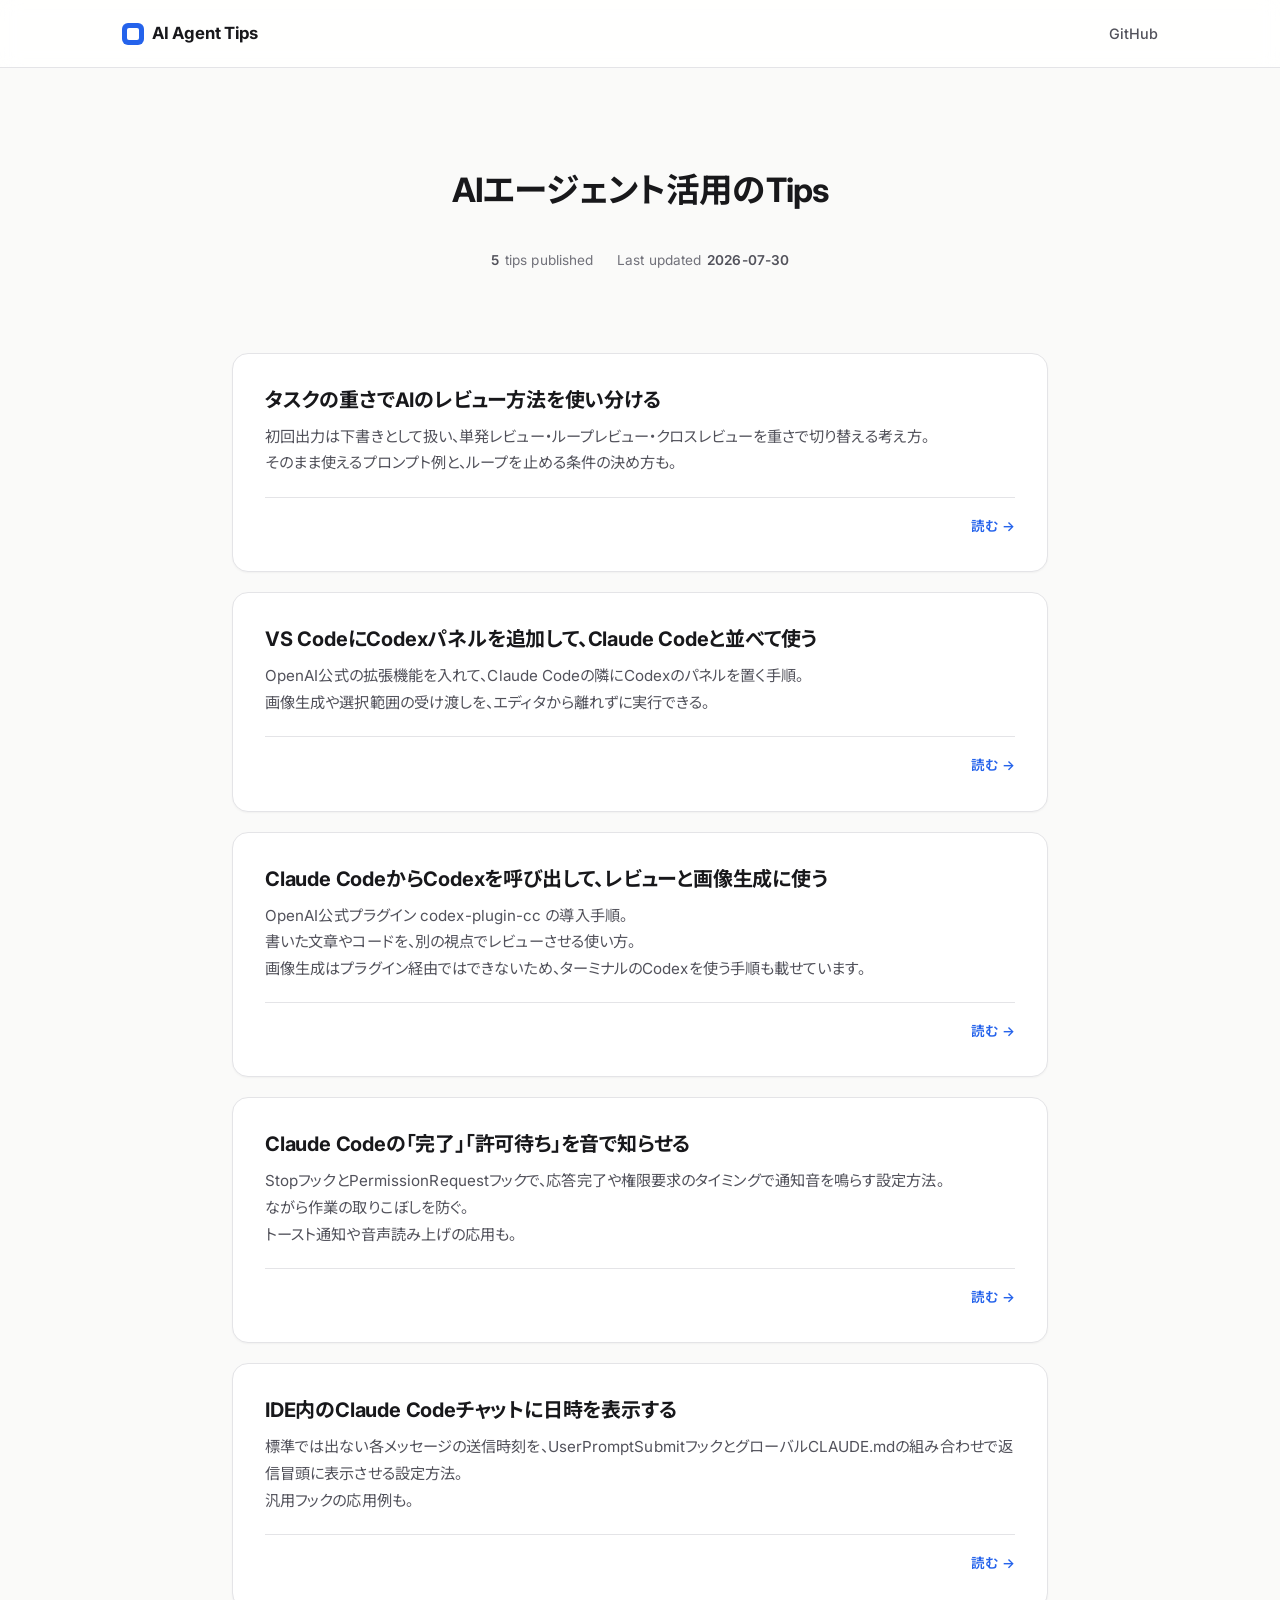
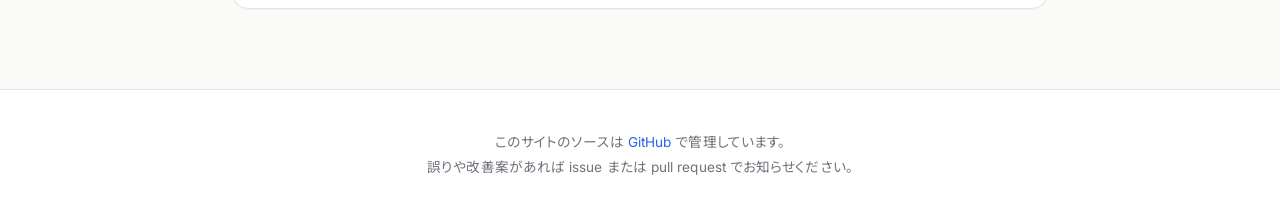
<file: index.html>
<!DOCTYPE html>
<html lang="ja">
<head>
  <meta charset="UTF-8">
  <meta name="viewport" content="width=device-width, initial-scale=1.0">
  <title>AI Agent Tips</title>
  <meta name="description" content="AIエージェント活用のTips">
  <meta name="robots" content="noindex, nofollow">
  <meta property="og:type" content="website">
  <meta property="og:title" content="AI Agent Tips">
  <meta property="og:description" content="AIエージェント活用のTips">
  <meta property="og:url" content="https://aoyama-webrider.github.io/ai-agent-tips/">

  <link rel="icon" type="image/png" href="favicon.png">
  <link rel="apple-touch-icon" href="favicon.png">

  <link rel="preconnect" href="https://fonts.googleapis.com">
  <link rel="preconnect" href="https://fonts.gstatic.com" crossorigin>
  <link href="https://fonts.googleapis.com/css2?family=Inter:wght@400;500;600;700&family=Noto+Sans+JP:wght@400;500;700&family=JetBrains+Mono:wght@400&display=swap" rel="stylesheet">

  <link rel="stylesheet" href="assets/style.css">
  <style>
    :root {
      --shadow-lg: 0 10px 30px rgba(24, 24, 27, 0.06), 0 4px 10px rgba(24, 24, 27, 0.04);
    }

    .hero {
      padding: 100px 32px 56px;
      text-align: center;
      max-width: 800px;
      margin: 0 auto;
    }

    .hero-title {
      font-size: clamp(1.5rem, 3.5vw, 2.1rem);
      font-weight: 700;
      letter-spacing: -0.025em;
      line-height: 1.3;
      margin-bottom: 20px;
      color: var(--text-primary);
    }

    .hero-meta {
      display: flex;
      justify-content: center;
      gap: 24px;
      margin-top: 36px;
      flex-wrap: wrap;
    }

    .hero-meta-item {
      display: flex;
      align-items: center;
      gap: 6px;
      font-size: 0.85rem;
      color: var(--text-tertiary);
    }

    .hero-meta-item strong {
      color: var(--text-secondary);
      font-weight: 600;
    }

    .container {
      max-width: 880px;
      margin: 0 auto;
      padding: 0 32px;
    }

    .section {
      padding: 24px 0 80px;
    }

    .tips-grid {
      display: grid;
      grid-template-columns: 1fr;
      gap: 20px;
    }

    .tip-card {
      display: block;
      background: var(--bg-elevated);
      border: 1px solid var(--border-subtle);
      border-radius: var(--radius-lg);
      padding: 32px;
      text-decoration: none;
      color: inherit;
      transition: all 0.25s cubic-bezier(0.4, 0, 0.2, 1);
      box-shadow: var(--shadow-sm);
      position: relative;
      overflow: hidden;
    }

    .tip-card::before {
      content: "";
      position: absolute;
      top: 0;
      left: 0;
      right: 0;
      height: 3px;
      background: var(--accent);
      transform: scaleX(0);
      transform-origin: left;
      transition: transform 0.3s ease;
    }

    .tip-card:hover {
      transform: translateY(-4px);
      box-shadow: var(--shadow-lg);
      border-color: var(--border-medium);
    }

    .tip-card:hover::before {
      transform: scaleX(1);
    }

    .tip-card:hover .tip-arrow {
      transform: translateX(4px);
    }

    .tip-title {
      font-size: 1.25rem;
      font-weight: 700;
      letter-spacing: -0.01em;
      line-height: 1.4;
      color: var(--text-primary);
      margin-bottom: 10px;
    }

    .tip-desc {
      color: var(--text-secondary);
      font-size: 0.95rem;
      line-height: 1.75;
      margin-bottom: 20px;
    }

    .tip-footer {
      display: flex;
      align-items: center;
      justify-content: flex-end;
      padding-top: 16px;
      border-top: 1px solid var(--border-subtle);
      font-size: 0.85rem;
    }

    .tip-link-text {
      color: var(--accent);
      font-weight: 600;
      display: flex;
      align-items: center;
      gap: 4px;
    }

    .tip-arrow {
      transition: transform 0.2s ease;
      display: inline-block;
    }

    @media (max-width: 640px) {
      .hero { padding: 60px 20px 32px; }
      .container { padding: 0 20px; }
      .tip-card { padding: 24px; }
    }
  </style>
</head>
<body>
  <header class="site-header">
    <div class="site-header-inner">
      <a href="./" class="logo">
        <span class="logo-mark"></span>
        AI Agent Tips
      </a>
      <nav class="site-nav">
        <a href="https://github.com/aoyama-webrider/ai-agent-tips" target="_blank" rel="noopener">GitHub</a>
      </nav>
    </div>
  </header>

  <section class="hero">
    <h1 class="hero-title">AIエージェント活用のTips</h1>
    <div class="hero-meta">
      <span class="hero-meta-item"><strong>5</strong> tips published</span>
      <span class="hero-meta-item">Last updated <strong>2026-07-30</strong></span>
    </div>
  </section>

  <main class="container">
    <section class="section">
      <div class="tips-grid">
        <a href="review-strategy/" class="tip-card">
          <h2 class="tip-title">タスクの重さでAIのレビュー方法を使い分ける</h2>
          <p class="tip-desc">初回出力は下書きとして扱い、単発レビュー・ループレビュー・クロスレビューを重さで切り替える考え方。<br>そのまま使えるプロンプト例と、ループを止める条件の決め方も。</p>
          <div class="tip-footer">
            <span class="tip-link-text">読む <span class="tip-arrow">→</span></span>
          </div>
        </a>

        <a href="ide-codex/" class="tip-card">
          <h2 class="tip-title">VS CodeにCodexパネルを追加して、Claude Codeと並べて使う</h2>
          <p class="tip-desc">OpenAI公式の拡張機能を入れて、Claude Codeの隣にCodexのパネルを置く手順。<br>画像生成や選択範囲の受け渡しを、エディタから離れずに実行できる。</p>
          <div class="tip-footer">
            <span class="tip-link-text">読む <span class="tip-arrow">→</span></span>
          </div>
        </a>

        <a href="codex/" class="tip-card">
          <h2 class="tip-title">Claude CodeからCodexを呼び出して、レビューと画像生成に使う</h2>
          <p class="tip-desc">OpenAI公式プラグイン codex-plugin-cc の導入手順。<br>書いた文章やコードを、別の視点でレビューさせる使い方。<br>画像生成はプラグイン経由ではできないため、ターミナルのCodexを使う手順も載せています。</p>
          <div class="tip-footer">
            <span class="tip-link-text">読む <span class="tip-arrow">→</span></span>
          </div>
        </a>

        <a href="sound/" class="tip-card">
          <h2 class="tip-title">Claude Codeの「完了」「許可待ち」を音で知らせる</h2>
          <p class="tip-desc">StopフックとPermissionRequestフックで、応答完了や権限要求のタイミングで通知音を鳴らす設定方法。<br>ながら作業の取りこぼしを防ぐ。<br>トースト通知や音声読み上げの応用も。</p>
          <div class="tip-footer">
            <span class="tip-link-text">読む <span class="tip-arrow">→</span></span>
          </div>
        </a>

        <a href="timestamp/" class="tip-card">
          <h2 class="tip-title">IDE内のClaude Codeチャットに日時を表示する</h2>
          <p class="tip-desc">標準では出ない各メッセージの送信時刻を、UserPromptSubmitフックとグローバルCLAUDE.mdの組み合わせで返信冒頭に表示させる設定方法。<br>汎用フックの応用例も。</p>
          <div class="tip-footer">
            <span class="tip-link-text">読む <span class="tip-arrow">→</span></span>
          </div>
        </a>
      </div>
    </section>
  </main>

  <footer class="site-footer">
    <p>このサイトのソースは <a href="https://github.com/aoyama-webrider/ai-agent-tips" target="_blank" rel="noopener">GitHub</a> で管理しています。<br>誤りや改善案があれば issue または pull request でお知らせください。</p>
  </footer>
</body>
</html>
</file>
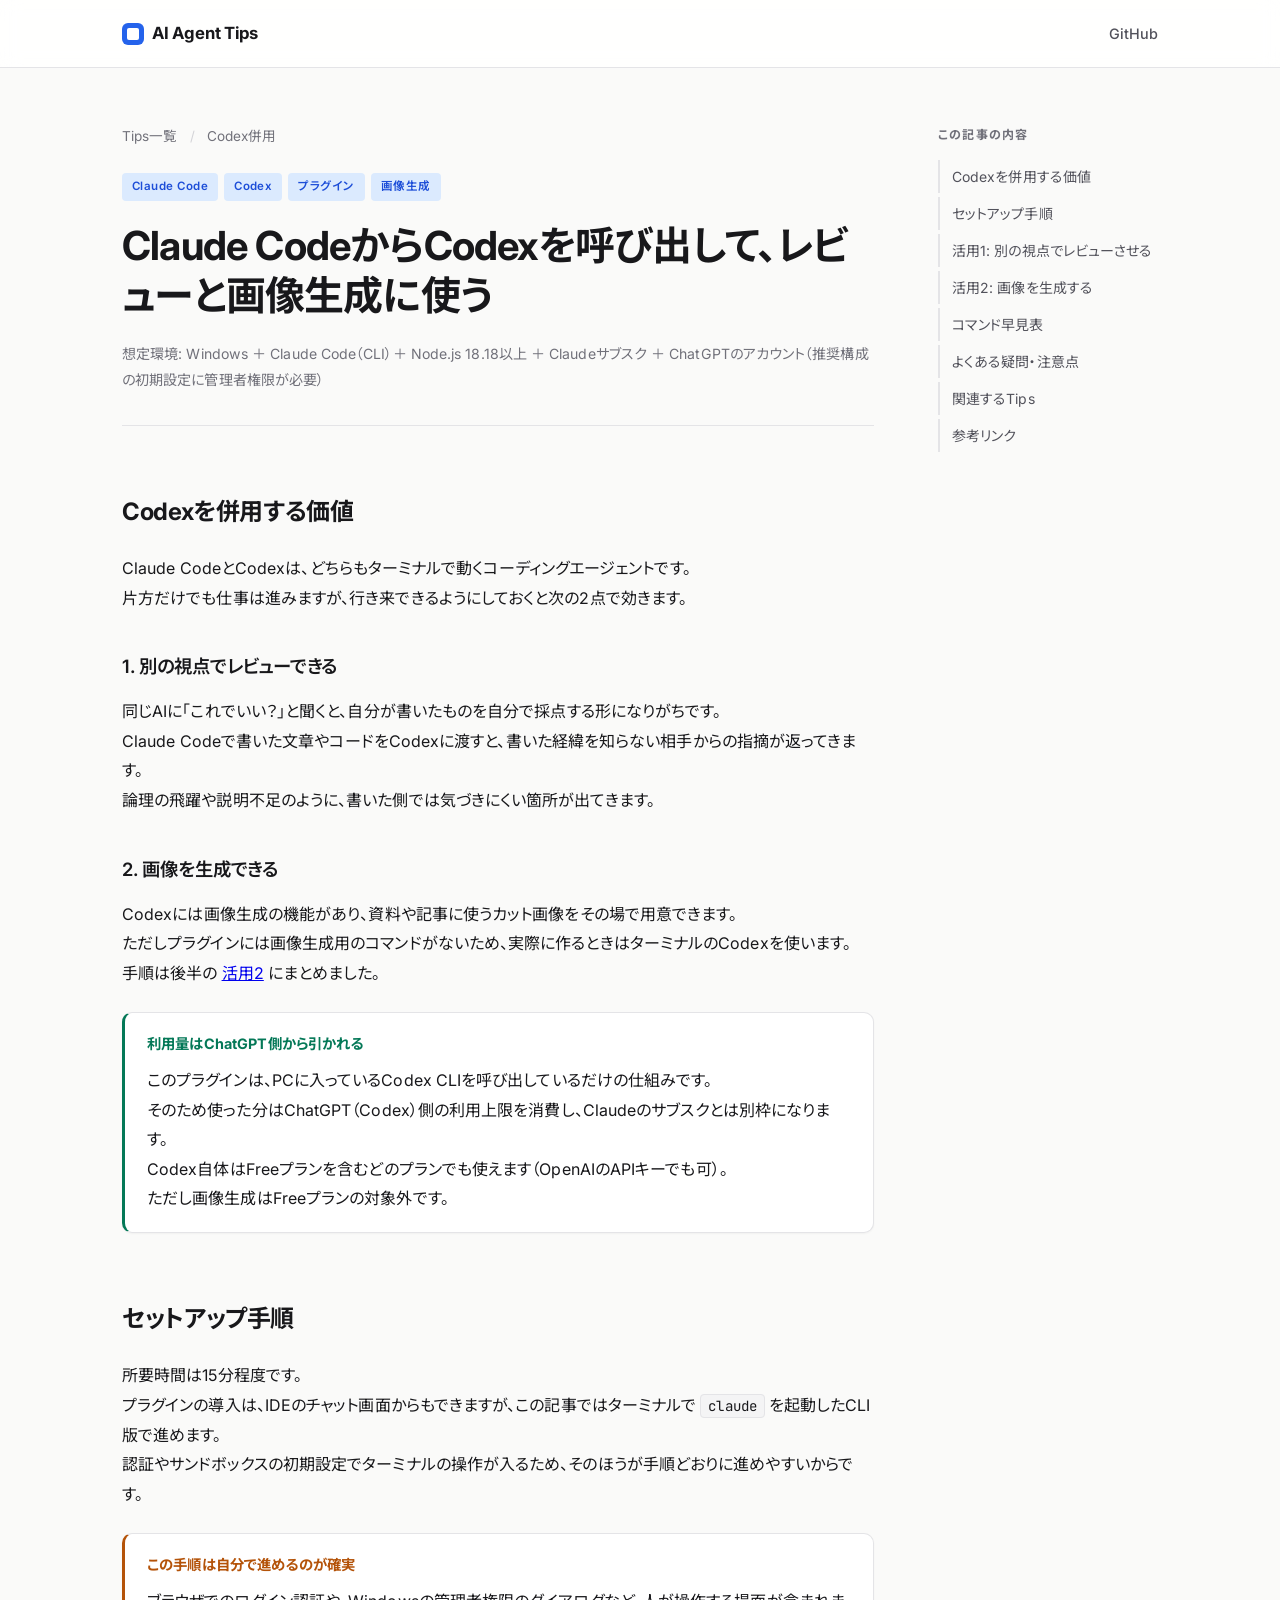
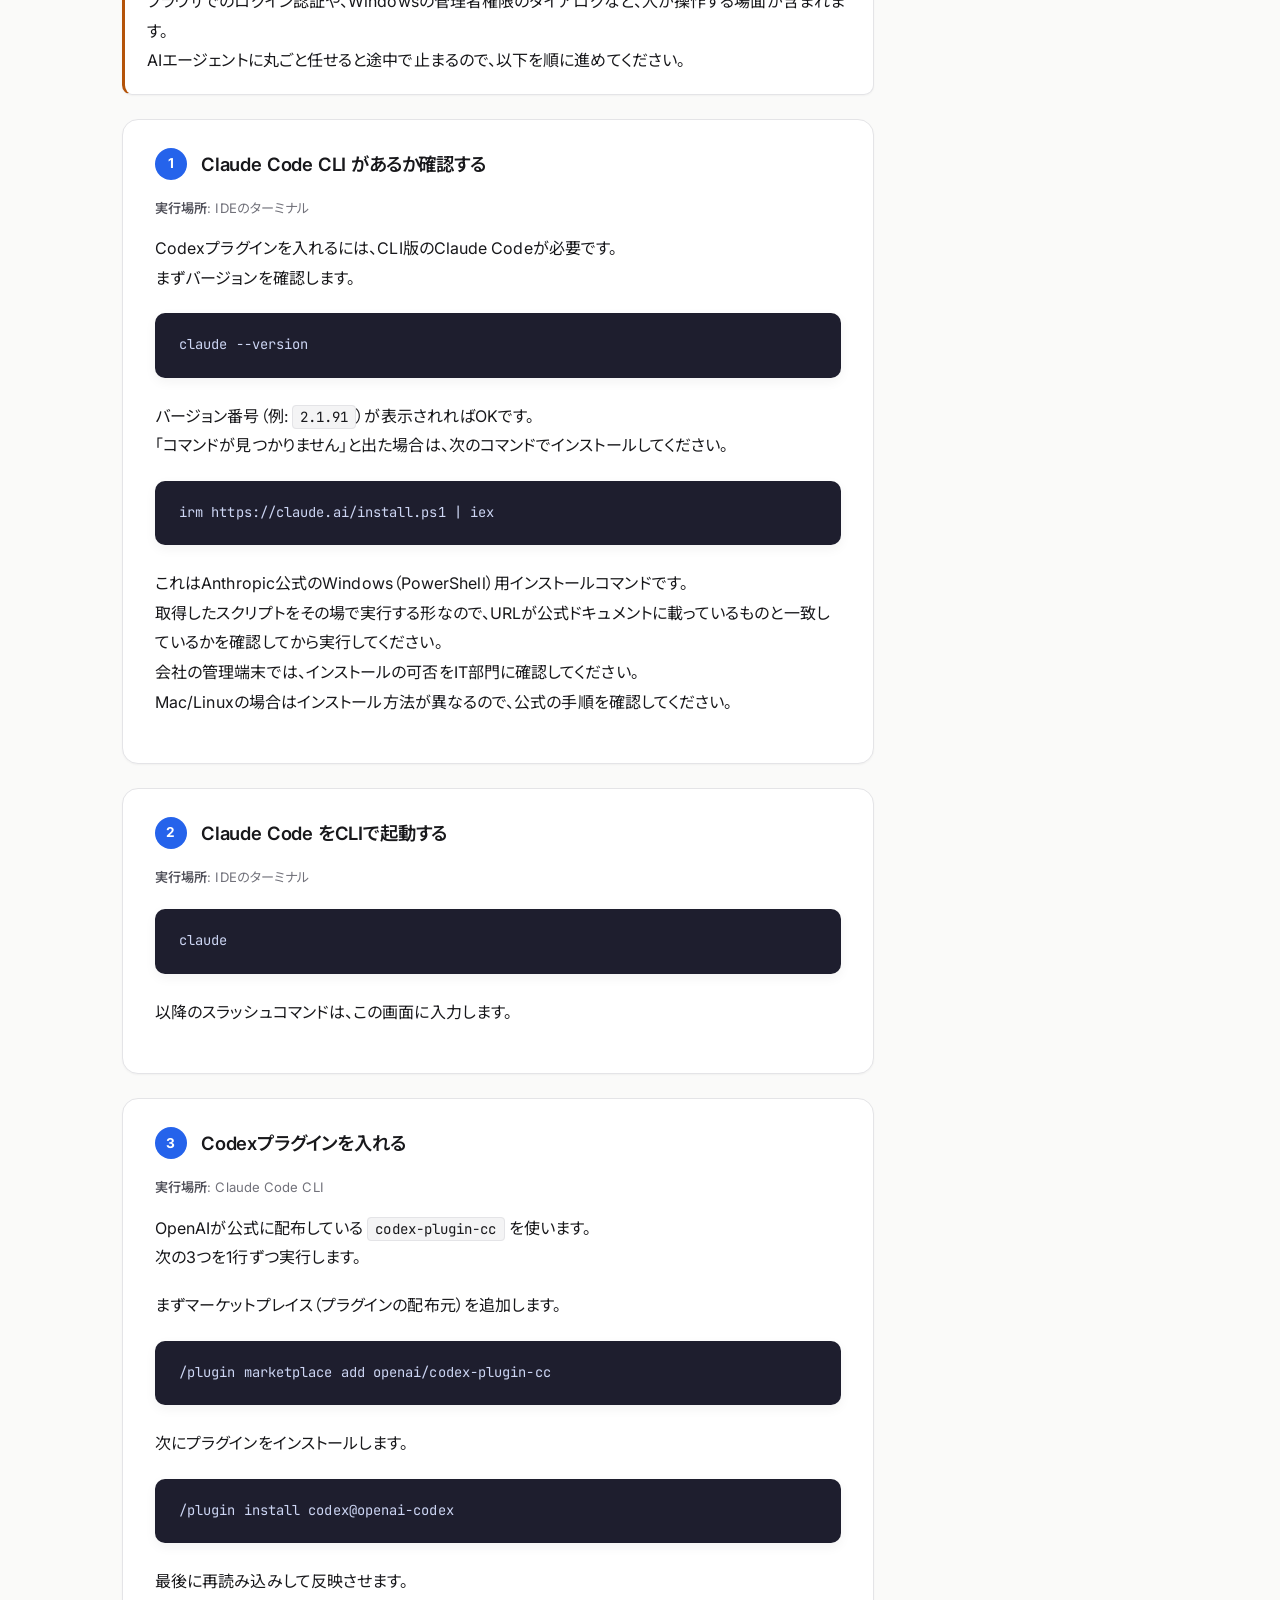
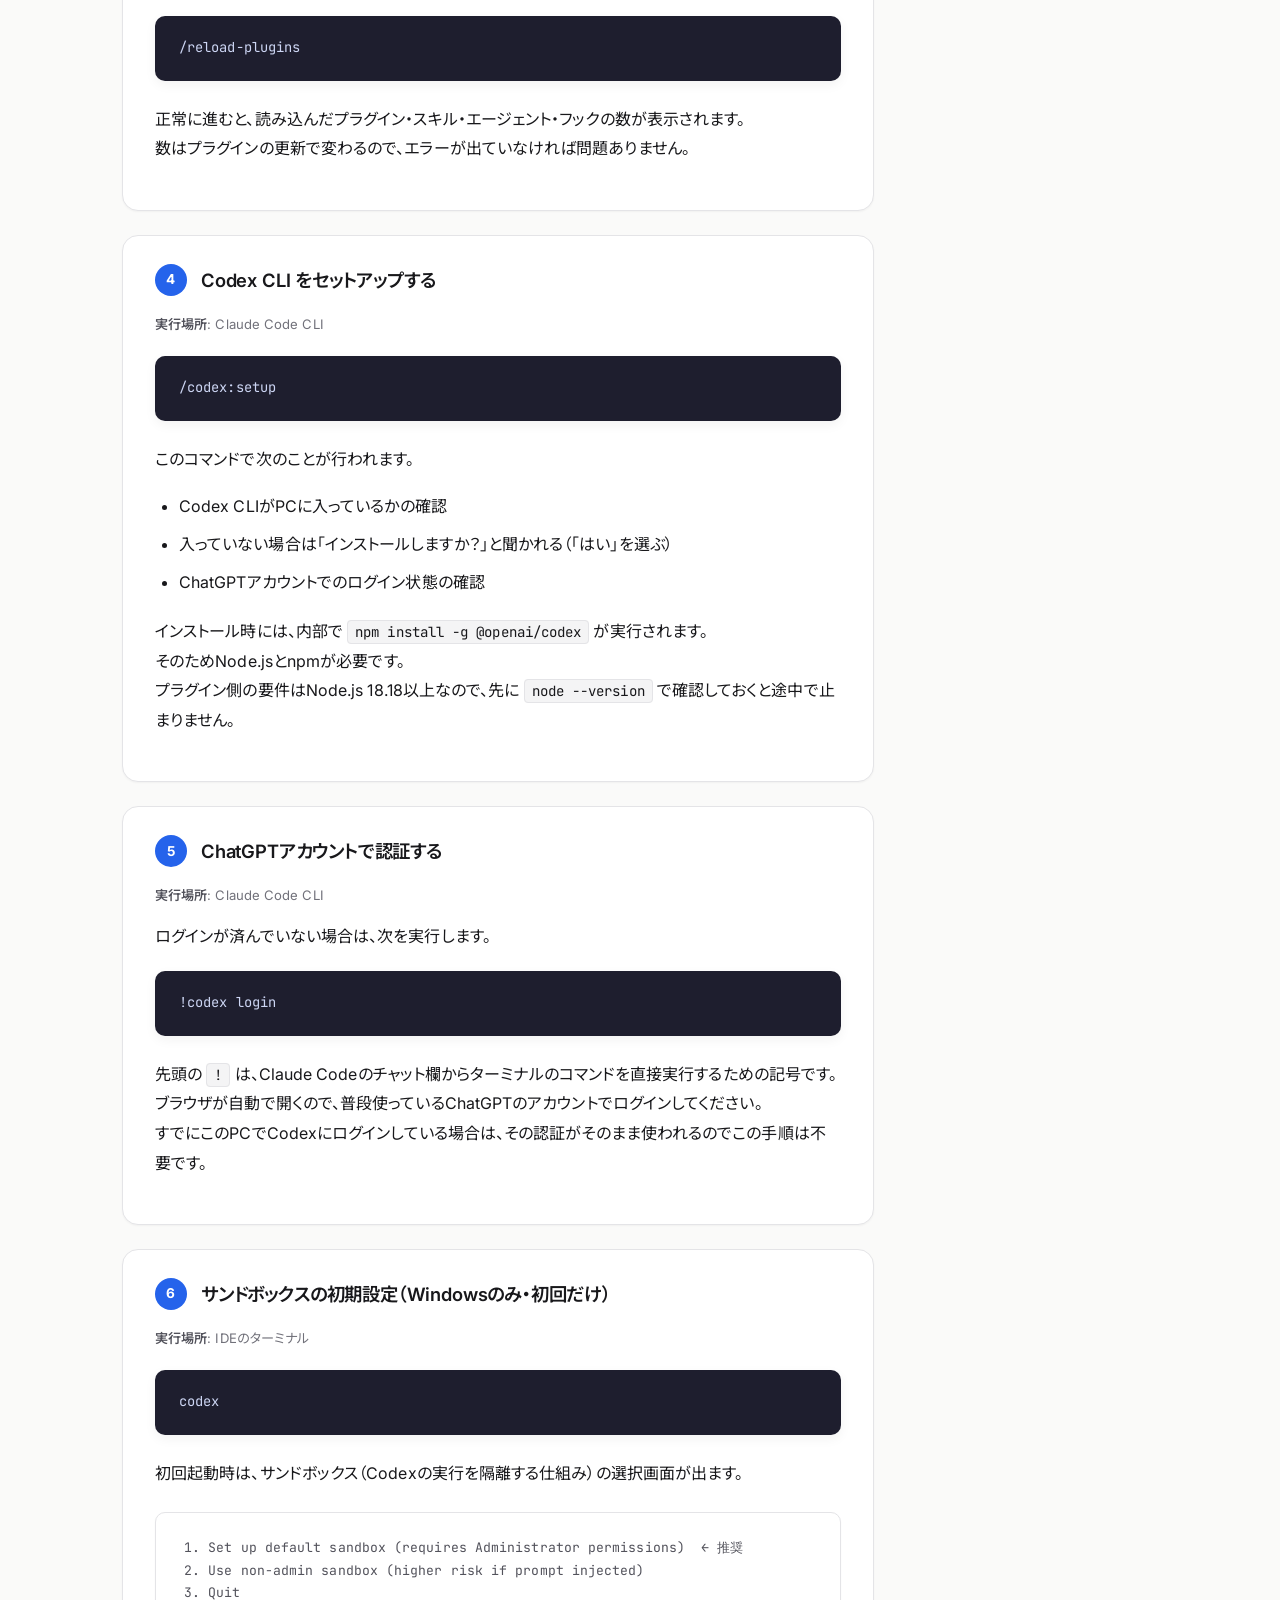
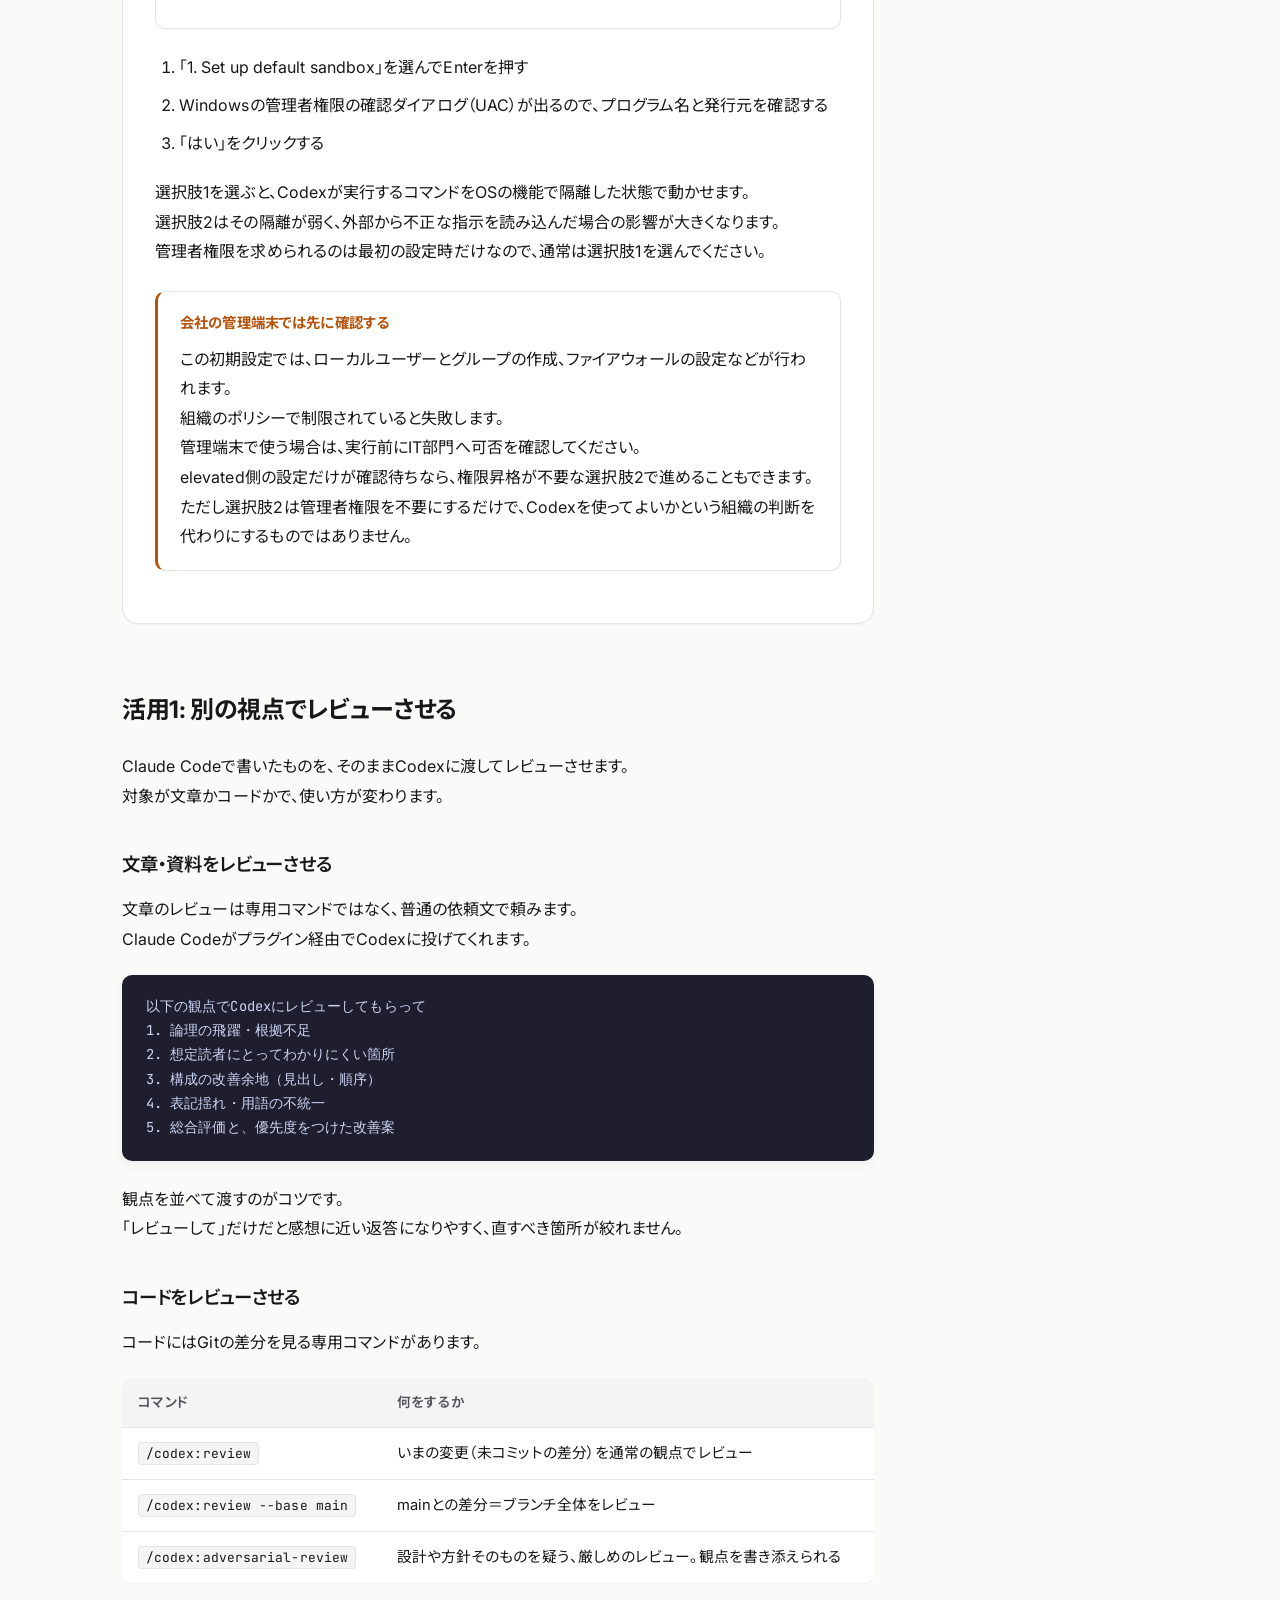
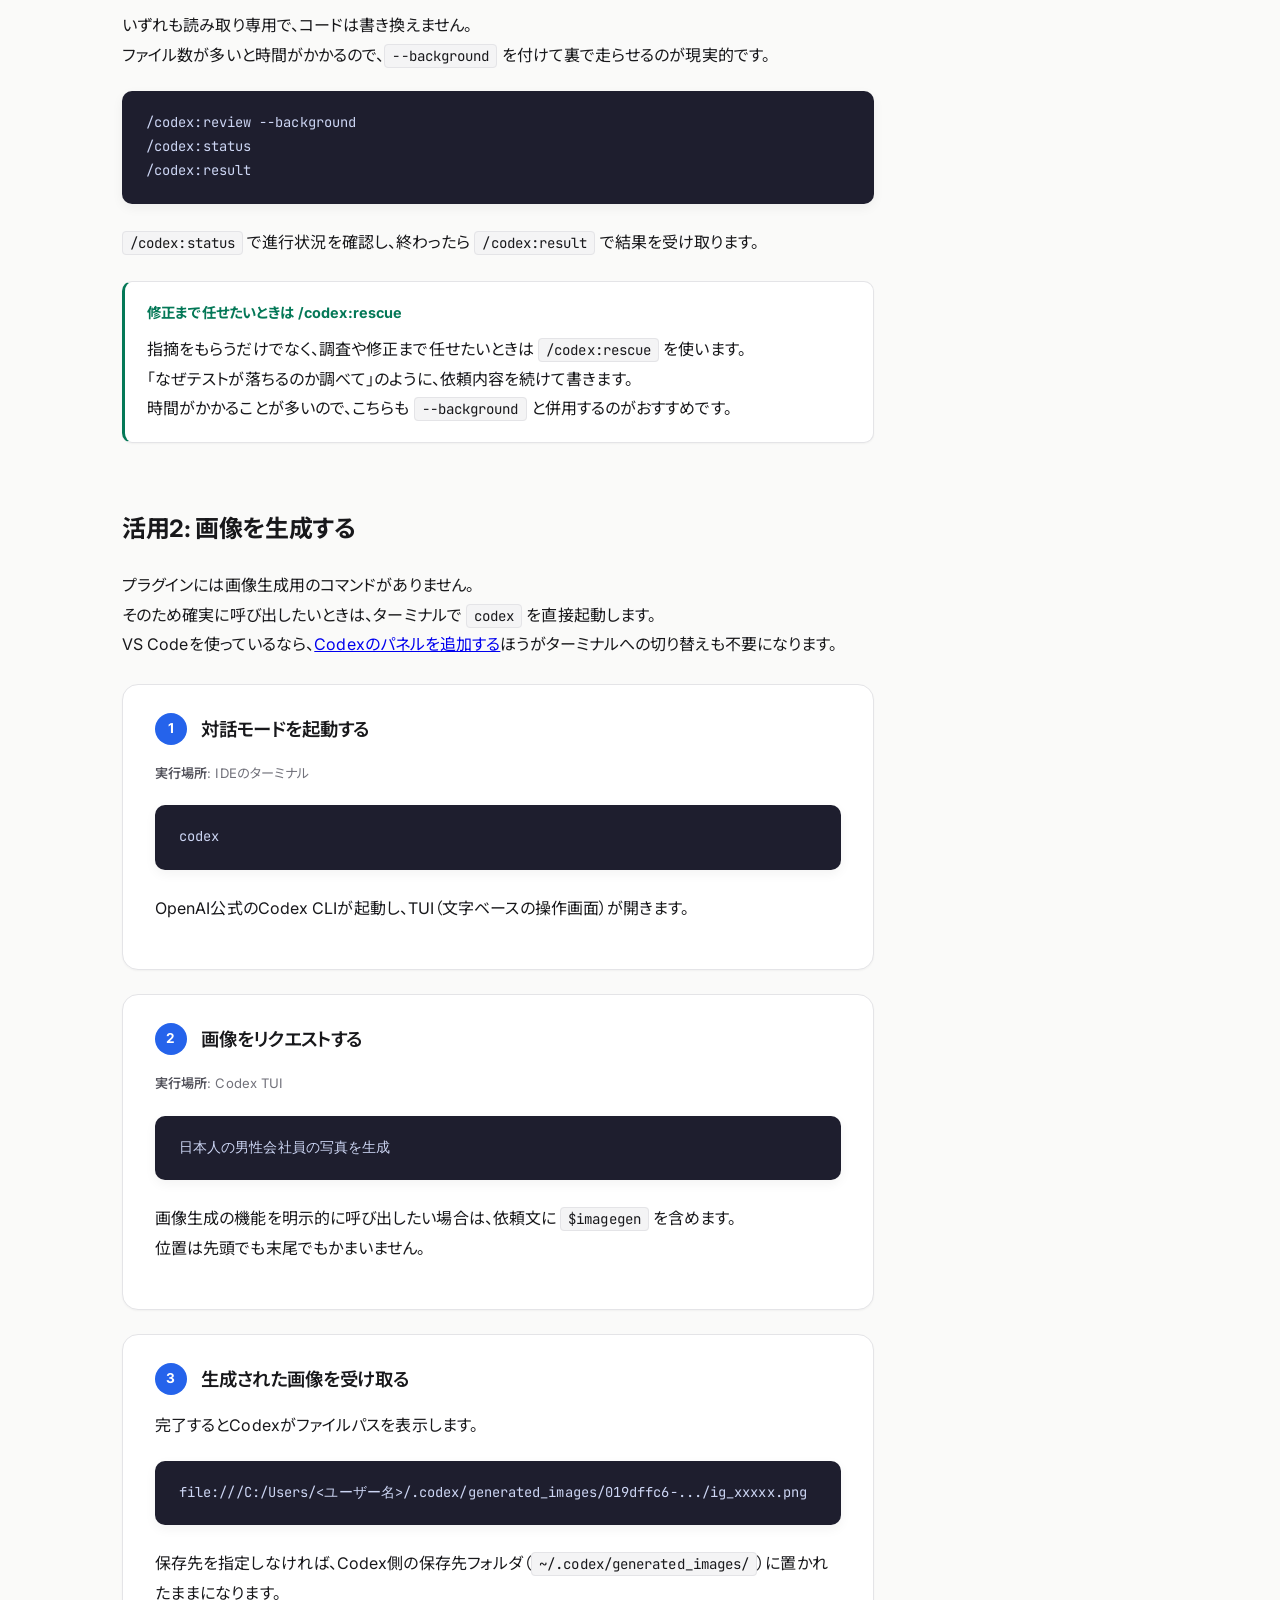
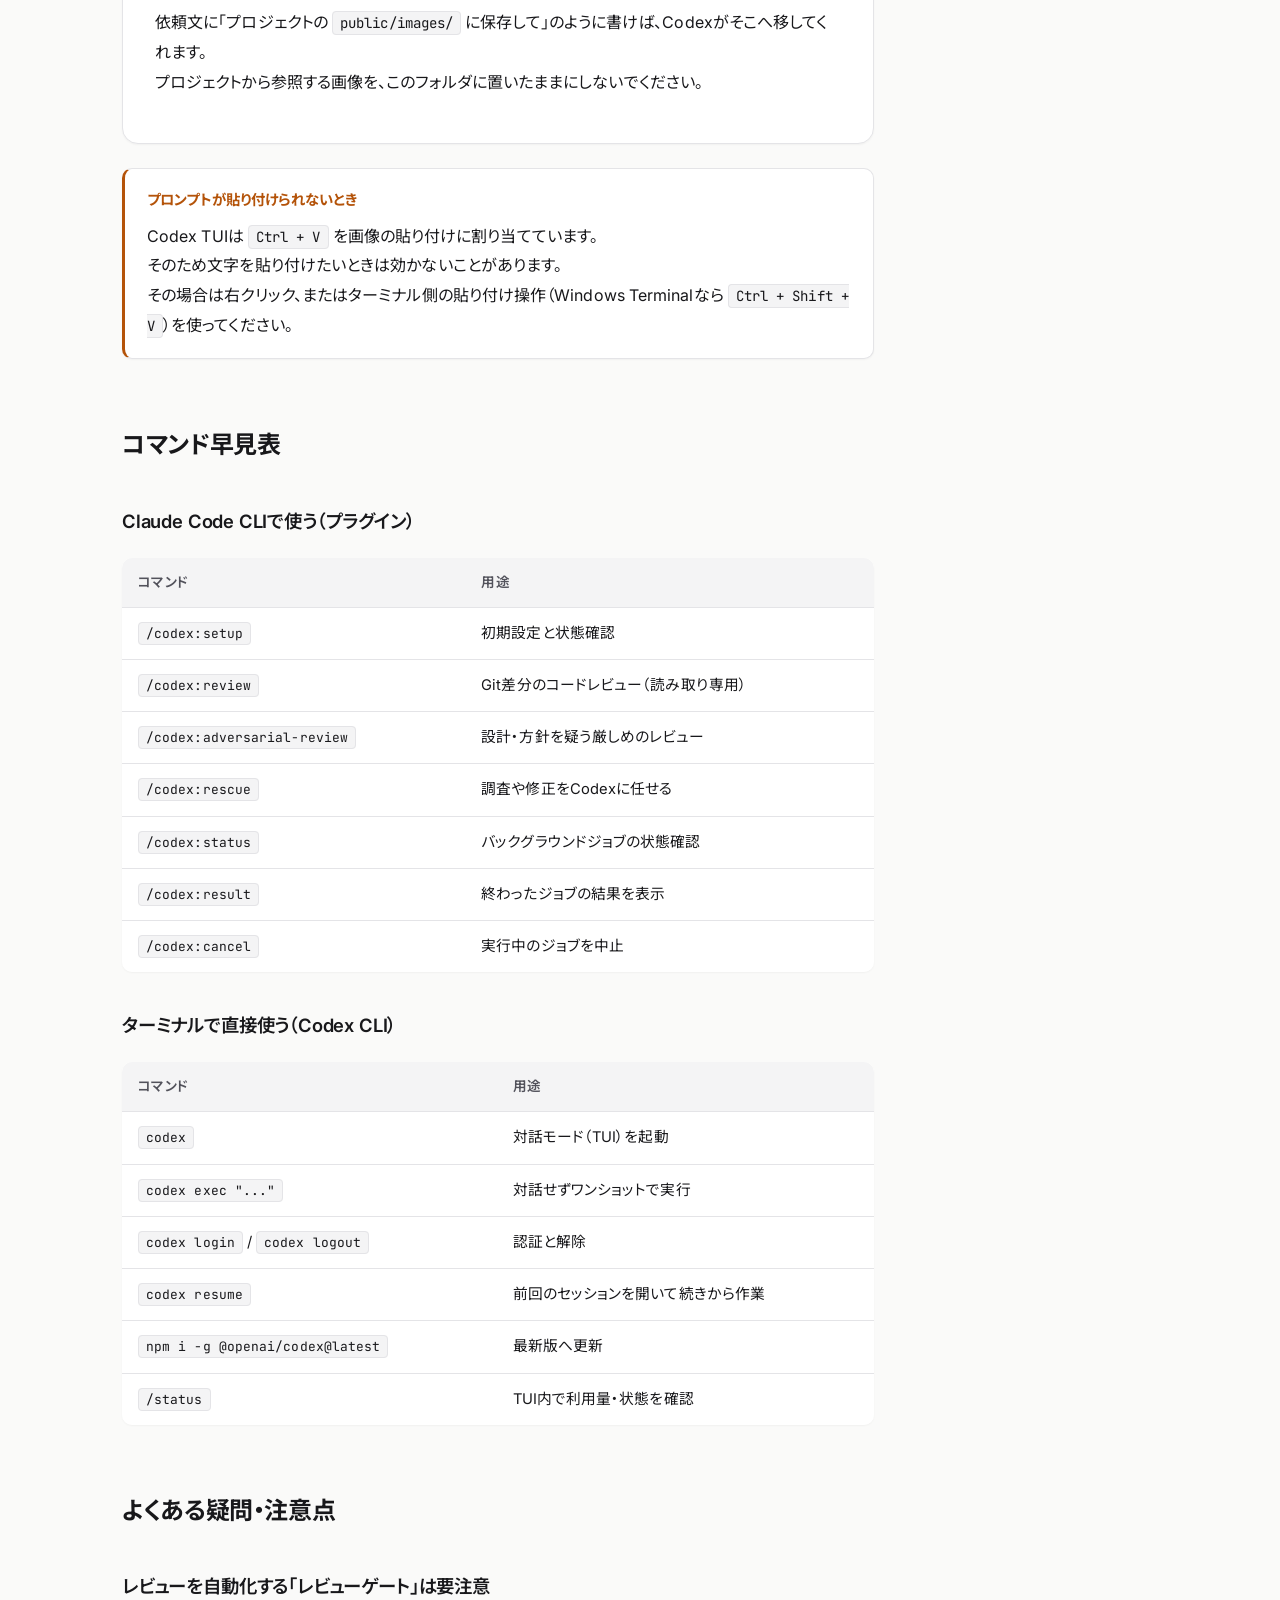
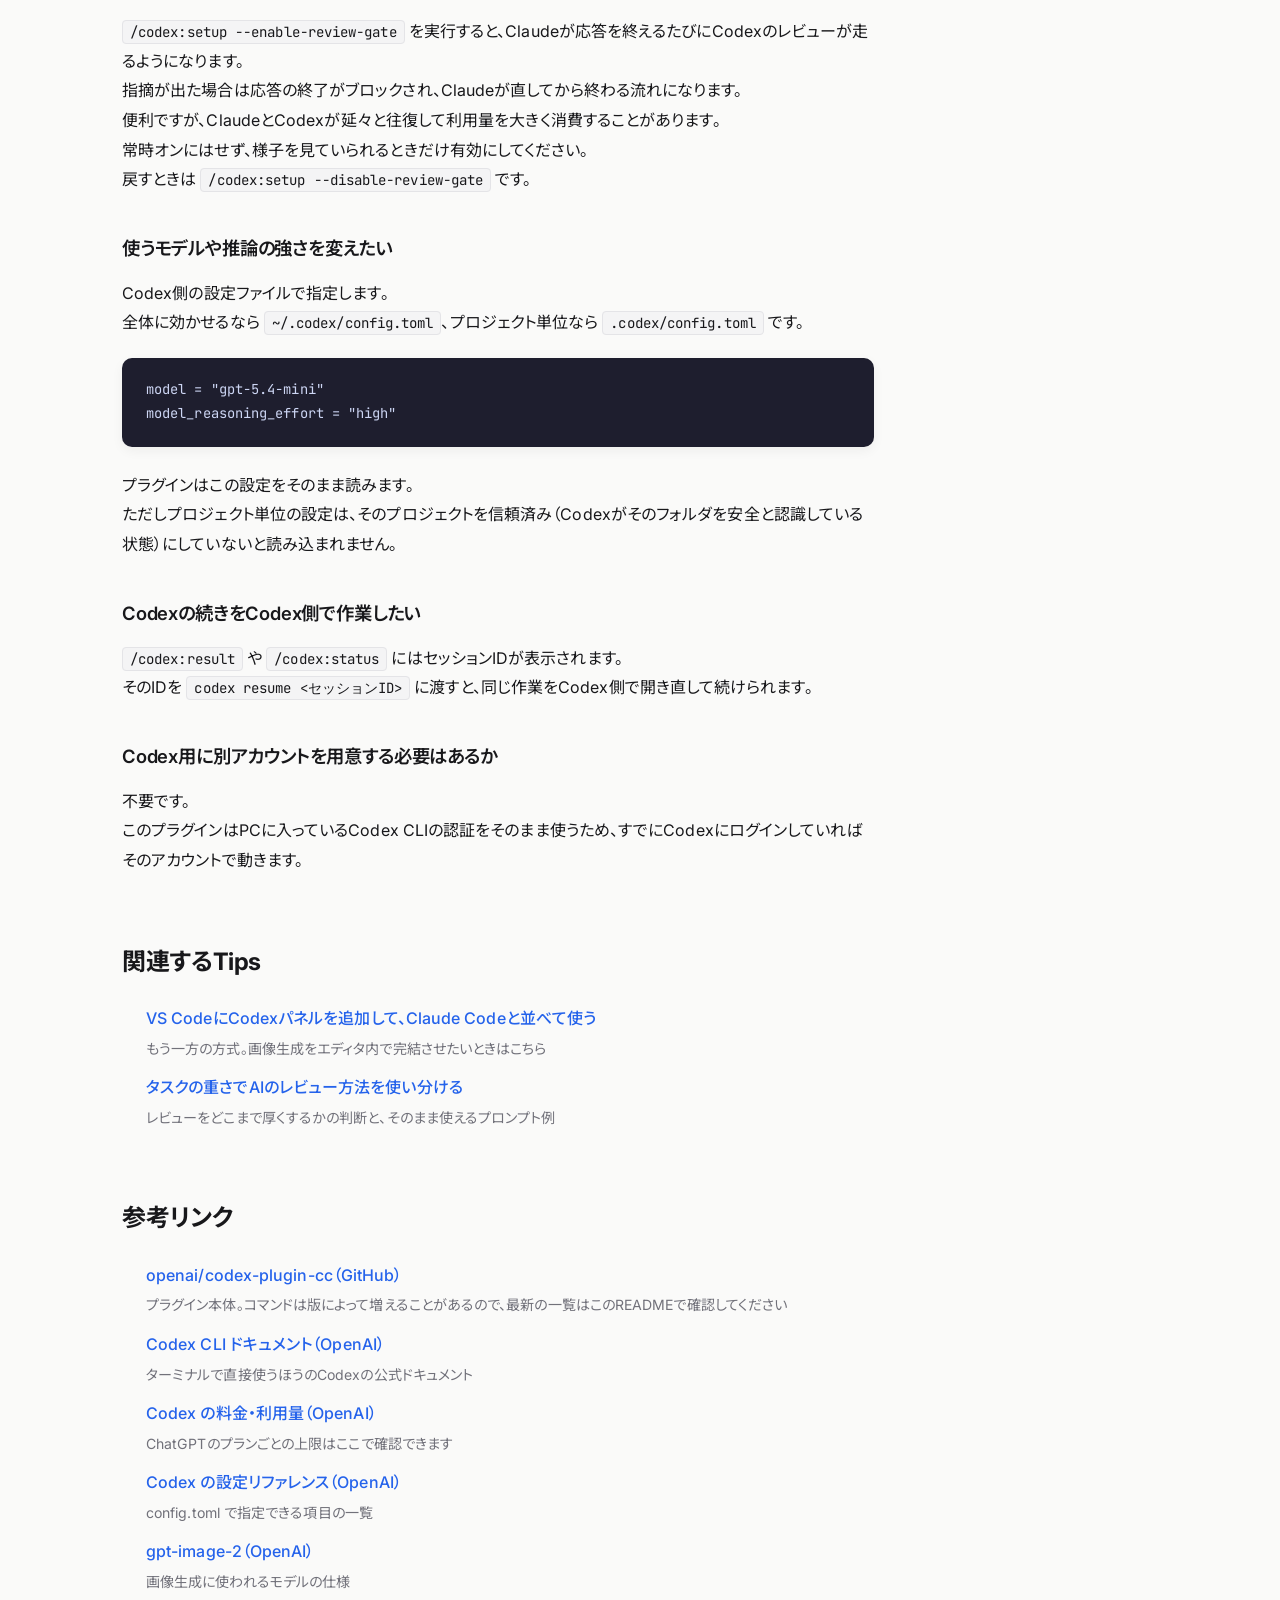
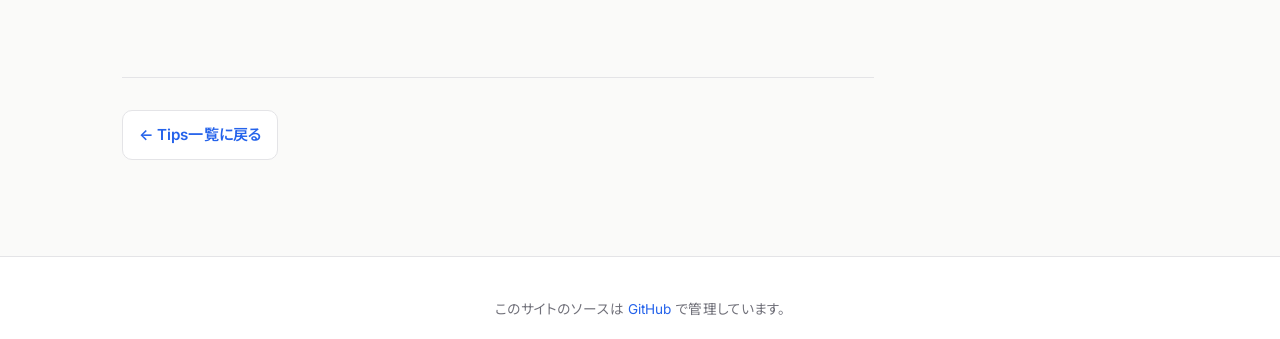
<file: codex/index.html>
<!DOCTYPE html>
<html lang="ja">
<head>
  <meta charset="UTF-8">
  <meta name="viewport" content="width=device-width, initial-scale=1.0">
  <title>Claude CodeからCodexを呼び出して、レビューと画像生成に使う — AI Agent Tips</title>
  <meta name="description" content="OpenAI公式プラグイン codex-plugin-cc でClaude CodeからCodexを呼び出す手順と、別視点でのレビュー・画像生成の使い方。">
  <meta name="robots" content="noindex, nofollow">
  <meta property="og:type" content="article">
  <meta property="og:title" content="Claude CodeからCodexを呼び出して、レビューと画像生成に使う — AI Agent Tips">
  <meta property="og:description" content="OpenAI公式プラグイン codex-plugin-cc でClaude CodeからCodexを呼び出す手順と、別視点でのレビュー・画像生成の使い方。">
  <meta property="og:url" content="https://aoyama-webrider.github.io/ai-agent-tips/codex/">

  <link rel="icon" type="image/png" href="../favicon.png">
  <link rel="apple-touch-icon" href="../favicon.png">

  <link rel="preconnect" href="https://fonts.googleapis.com">
  <link rel="preconnect" href="https://fonts.gstatic.com" crossorigin>
  <link href="https://fonts.googleapis.com/css2?family=Inter:wght@400;500;600;700&family=Noto+Sans+JP:wght@400;500;700&family=JetBrains+Mono:wght@400&display=swap" rel="stylesheet">

  <link rel="stylesheet" href="../assets/style.css">
</head>
<body>
  <header class="site-header">
    <div class="site-header-inner">
      <a href="../" class="logo">
        <span class="logo-mark"></span>
        AI Agent Tips
      </a>
      <nav class="site-nav">
        <a href="https://github.com/aoyama-webrider/ai-agent-tips" target="_blank" rel="noopener">GitHub</a>
      </nav>
    </div>
  </header>

  <div class="layout">
    <main class="article">
      <p class="breadcrumb">
        <a href="../">Tips一覧</a>
        <span class="breadcrumb-sep">/</span>
        <span>Codex併用</span>
      </p>

      <header class="article-header">
        <div class="article-tags">
          <span class="article-tag">Claude Code</span>
          <span class="article-tag">Codex</span>
          <span class="article-tag">プラグイン</span>
          <span class="article-tag">画像生成</span>
        </div>
        <h1 class="article-title">Claude CodeからCodexを呼び出して、レビューと画像生成に使う</h1>
        <div class="article-meta">
          <span class="article-meta-item">想定環境: Windows ＋ Claude Code（CLI）＋ Node.js 18.18以上 ＋ Claudeサブスク ＋ ChatGPTのアカウント（推奨構成の初期設定に管理者権限が必要）</span>
        </div>
      </header>

      <div class="article-content">
        <section id="value">
          <h2>Codexを併用する価値</h2>

          <p>Claude CodeとCodexは、どちらもターミナルで動くコーディングエージェントです。<br>片方だけでも仕事は進みますが、行き来できるようにしておくと次の2点で効きます。</p>

          <h3>1. 別の視点でレビューできる</h3>

          <p>同じAIに「これでいい？」と聞くと、自分が書いたものを自分で採点する形になりがちです。<br>Claude Codeで書いた文章やコードをCodexに渡すと、書いた経緯を知らない相手からの指摘が返ってきます。<br>論理の飛躍や説明不足のように、書いた側では気づきにくい箇所が出てきます。</p>

          <h3>2. 画像を生成できる</h3>

          <p>Codexには画像生成の機能があり、資料や記事に使うカット画像をその場で用意できます。<br>ただしプラグインには画像生成用のコマンドがないため、実際に作るときはターミナルのCodexを使います。<br>手順は後半の <a href="#image">活用2</a> にまとめました。</p>

          <div class="callout callout-tip">
            <p class="callout-title">利用量はChatGPT側から引かれる</p>
            <p>このプラグインは、PCに入っているCodex CLIを呼び出しているだけの仕組みです。<br>そのため使った分はChatGPT（Codex）側の利用上限を消費し、Claudeのサブスクとは別枠になります。<br>Codex自体はFreeプランを含むどのプランでも使えます（OpenAIのAPIキーでも可）。<br>ただし画像生成はFreeプランの対象外です。</p>
          </div>
        </section>

        <section id="setup">
          <h2>セットアップ手順</h2>

          <p>所要時間は15分程度です。<br>プラグインの導入は、IDEのチャット画面からもできますが、この記事ではターミナルで <code>claude</code> を起動したCLI版で進めます。<br>認証やサンドボックスの初期設定でターミナルの操作が入るため、そのほうが手順どおりに進めやすいからです。</p>

          <div class="callout callout-warn">
            <p class="callout-title">この手順は自分で進めるのが確実</p>
            <p>ブラウザでのログイン認証や、Windowsの管理者権限のダイアログなど、人が操作する場面が含まれます。<br>AIエージェントに丸ごと任せると途中で止まるので、以下を順に進めてください。</p>
          </div>

          <div class="step">
            <div class="step-header">
              <span class="step-num">1</span>
              <h3 class="step-title">Claude Code CLI があるか確認する</h3>
            </div>

            <p class="where"><span class="where-label">実行場所</span>: IDEのターミナル</p>

            <p>Codexプラグインを入れるには、CLI版のClaude Codeが必要です。<br>まずバージョンを確認します。</p>

            <pre><code>claude --version</code></pre>

            <p>バージョン番号（例: <code>2.1.91</code>）が表示されればOKです。<br>「コマンドが見つかりません」と出た場合は、次のコマンドでインストールしてください。</p>

            <pre><code>irm https://claude.ai/install.ps1 | iex</code></pre>

            <p>これはAnthropic公式のWindows（PowerShell）用インストールコマンドです。<br>取得したスクリプトをその場で実行する形なので、URLが公式ドキュメントに載っているものと一致しているかを確認してから実行してください。<br>会社の管理端末では、インストールの可否をIT部門に確認してください。<br>Mac/Linuxの場合はインストール方法が異なるので、公式の手順を確認してください。</p>
          </div>

          <div class="step">
            <div class="step-header">
              <span class="step-num">2</span>
              <h3 class="step-title">Claude Code をCLIで起動する</h3>
            </div>

            <p class="where"><span class="where-label">実行場所</span>: IDEのターミナル</p>

            <pre><code>claude</code></pre>

            <p>以降のスラッシュコマンドは、この画面に入力します。</p>
          </div>

          <div class="step">
            <div class="step-header">
              <span class="step-num">3</span>
              <h3 class="step-title">Codexプラグインを入れる</h3>
            </div>

            <p class="where"><span class="where-label">実行場所</span>: Claude Code CLI</p>

            <p>OpenAIが公式に配布している <code>codex-plugin-cc</code> を使います。<br>次の3つを1行ずつ実行します。</p>

            <p>まずマーケットプレイス（プラグインの配布元）を追加します。</p>

            <pre><code>/plugin marketplace add openai/codex-plugin-cc</code></pre>

            <p>次にプラグインをインストールします。</p>

            <pre><code>/plugin install codex@openai-codex</code></pre>

            <p>最後に再読み込みして反映させます。</p>

            <pre><code>/reload-plugins</code></pre>

            <p>正常に進むと、読み込んだプラグイン・スキル・エージェント・フックの数が表示されます。<br>数はプラグインの更新で変わるので、エラーが出ていなければ問題ありません。</p>
          </div>

          <div class="step">
            <div class="step-header">
              <span class="step-num">4</span>
              <h3 class="step-title">Codex CLI をセットアップする</h3>
            </div>

            <p class="where"><span class="where-label">実行場所</span>: Claude Code CLI</p>

            <pre><code>/codex:setup</code></pre>

            <p>このコマンドで次のことが行われます。</p>

            <ul>
              <li>Codex CLIがPCに入っているかの確認</li>
              <li>入っていない場合は「インストールしますか？」と聞かれる（「はい」を選ぶ）</li>
              <li>ChatGPTアカウントでのログイン状態の確認</li>
            </ul>

            <p>インストール時には、内部で <code>npm install -g @openai/codex</code> が実行されます。<br>そのためNode.jsとnpmが必要です。<br>プラグイン側の要件はNode.js 18.18以上なので、先に <code>node --version</code> で確認しておくと途中で止まりません。</p>
          </div>

          <div class="step">
            <div class="step-header">
              <span class="step-num">5</span>
              <h3 class="step-title">ChatGPTアカウントで認証する</h3>
            </div>

            <p class="where"><span class="where-label">実行場所</span>: Claude Code CLI</p>

            <p>ログインが済んでいない場合は、次を実行します。</p>

            <pre><code>!codex login</code></pre>

            <p>先頭の <code>!</code> は、Claude Codeのチャット欄からターミナルのコマンドを直接実行するための記号です。<br>ブラウザが自動で開くので、普段使っているChatGPTのアカウントでログインしてください。<br>すでにこのPCでCodexにログインしている場合は、その認証がそのまま使われるのでこの手順は不要です。</p>
          </div>

          <div class="step">
            <div class="step-header">
              <span class="step-num">6</span>
              <h3 class="step-title">サンドボックスの初期設定（Windowsのみ・初回だけ）</h3>
            </div>

            <p class="where"><span class="where-label">実行場所</span>: IDEのターミナル</p>

            <pre><code>codex</code></pre>

            <p>初回起動時は、サンドボックス（Codexの実行を隔離する仕組み）の選択画面が出ます。</p>

            <div class="diagram">1. Set up default sandbox (requires Administrator permissions)  ← 推奨
2. Use non-admin sandbox (higher risk if prompt injected)
3. Quit</div>

            <ol>
              <li>「1. Set up default sandbox」を選んでEnterを押す</li>
              <li>Windowsの管理者権限の確認ダイアログ（UAC）が出るので、プログラム名と発行元を確認する</li>
              <li>「はい」をクリックする</li>
            </ol>

            <p>選択肢1を選ぶと、Codexが実行するコマンドをOSの機能で隔離した状態で動かせます。<br>選択肢2はその隔離が弱く、外部から不正な指示を読み込んだ場合の影響が大きくなります。<br>管理者権限を求められるのは最初の設定時だけなので、通常は選択肢1を選んでください。</p>

            <div class="callout callout-warn">
              <p class="callout-title">会社の管理端末では先に確認する</p>
              <p>この初期設定では、ローカルユーザーとグループの作成、ファイアウォールの設定などが行われます。<br>組織のポリシーで制限されていると失敗します。<br>管理端末で使う場合は、実行前にIT部門へ可否を確認してください。<br>elevated側の設定だけが確認待ちなら、権限昇格が不要な選択肢2で進めることもできます。<br>ただし選択肢2は管理者権限を不要にするだけで、Codexを使ってよいかという組織の判断を代わりにするものではありません。</p>
            </div>
          </div>
        </section>

        <section id="review">
          <h2>活用1: 別の視点でレビューさせる</h2>

          <p>Claude Codeで書いたものを、そのままCodexに渡してレビューさせます。<br>対象が文章かコードかで、使い方が変わります。</p>

          <h3>文章・資料をレビューさせる</h3>

          <p>文章のレビューは専用コマンドではなく、普通の依頼文で頼みます。<br>Claude Codeがプラグイン経由でCodexに投げてくれます。</p>

          <pre><code>以下の観点でCodexにレビューしてもらって
1. 論理の飛躍・根拠不足
2. 想定読者にとってわかりにくい箇所
3. 構成の改善余地（見出し・順序）
4. 表記揺れ・用語の不統一
5. 総合評価と、優先度をつけた改善案</code></pre>

          <p>観点を並べて渡すのがコツです。<br>「レビューして」だけだと感想に近い返答になりやすく、直すべき箇所が絞れません。</p>

          <h3>コードをレビューさせる</h3>

          <p>コードにはGitの差分を見る専用コマンドがあります。</p>

          <div class="table-wrap">
            <table>
              <thead>
                <tr>
                  <th scope="col">コマンド</th>
                  <th scope="col">何をするか</th>
                </tr>
              </thead>
              <tbody>
                <tr>
                  <td><code>/codex:review</code></td>
                  <td>いまの変更（未コミットの差分）を通常の観点でレビュー</td>
                </tr>
                <tr>
                  <td><code>/codex:review --base main</code></td>
                  <td>mainとの差分＝ブランチ全体をレビュー</td>
                </tr>
                <tr>
                  <td><code>/codex:adversarial-review</code></td>
                  <td>設計や方針そのものを疑う、厳しめのレビュー。観点を書き添えられる</td>
                </tr>
              </tbody>
            </table>
          </div>

          <p>いずれも読み取り専用で、コードは書き換えません。<br>ファイル数が多いと時間がかかるので、<code>--background</code> を付けて裏で走らせるのが現実的です。</p>

          <pre><code>/codex:review --background
/codex:status
/codex:result</code></pre>

          <p><code>/codex:status</code> で進行状況を確認し、終わったら <code>/codex:result</code> で結果を受け取ります。</p>

          <div class="callout callout-tip">
            <p class="callout-title">修正まで任せたいときは /codex:rescue</p>
            <p>指摘をもらうだけでなく、調査や修正まで任せたいときは <code>/codex:rescue</code> を使います。<br>「なぜテストが落ちるのか調べて」のように、依頼内容を続けて書きます。<br>時間がかかることが多いので、こちらも <code>--background</code> と併用するのがおすすめです。</p>
          </div>
        </section>

        <section id="image">
          <h2>活用2: 画像を生成する</h2>

          <p>プラグインには画像生成用のコマンドがありません。<br>そのため確実に呼び出したいときは、ターミナルで <code>codex</code> を直接起動します。<br>VS Codeを使っているなら、<a href="../ide-codex/">Codexのパネルを追加する</a>ほうがターミナルへの切り替えも不要になります。</p>

          <div class="step">
            <div class="step-header">
              <span class="step-num">1</span>
              <h3 class="step-title">対話モードを起動する</h3>
            </div>

            <p class="where"><span class="where-label">実行場所</span>: IDEのターミナル</p>

            <pre><code>codex</code></pre>

            <p>OpenAI公式のCodex CLIが起動し、TUI（文字ベースの操作画面）が開きます。</p>
          </div>

          <div class="step">
            <div class="step-header">
              <span class="step-num">2</span>
              <h3 class="step-title">画像をリクエストする</h3>
            </div>

            <p class="where"><span class="where-label">実行場所</span>: Codex TUI</p>

            <pre><code>日本人の男性会社員の写真を生成</code></pre>

            <p>画像生成の機能を明示的に呼び出したい場合は、依頼文に <code>$imagegen</code> を含めます。<br>位置は先頭でも末尾でもかまいません。</p>
          </div>

          <div class="step">
            <div class="step-header">
              <span class="step-num">3</span>
              <h3 class="step-title">生成された画像を受け取る</h3>
            </div>

            <p>完了するとCodexがファイルパスを表示します。</p>

            <pre><code>file:///C:/Users/&lt;ユーザー名&gt;/.codex/generated_images/019dffc6-.../ig_xxxxx.png</code></pre>

            <p>保存先を指定しなければ、Codex側の保存先フォルダ（<code>~/.codex/generated_images/</code>）に置かれたままになります。<br>依頼文に「プロジェクトの <code>public/images/</code> に保存して」のように書けば、Codexがそこへ移してくれます。<br>プロジェクトから参照する画像を、このフォルダに置いたままにしないでください。</p>
          </div>

          <div class="callout callout-warn">
            <p class="callout-title">プロンプトが貼り付けられないとき</p>
            <p>Codex TUIは <code>Ctrl + V</code> を画像の貼り付けに割り当てています。<br>そのため文字を貼り付けたいときは効かないことがあります。<br>その場合は右クリック、またはターミナル側の貼り付け操作（Windows Terminalなら <code>Ctrl + Shift + V</code>）を使ってください。</p>
          </div>
        </section>

        <section id="commands">
          <h2>コマンド早見表</h2>

          <h3>Claude Code CLIで使う（プラグイン）</h3>

          <div class="table-wrap">
            <table>
              <thead>
                <tr>
                  <th scope="col">コマンド</th>
                  <th scope="col">用途</th>
                </tr>
              </thead>
              <tbody>
                <tr>
                  <td><code>/codex:setup</code></td>
                  <td>初期設定と状態確認</td>
                </tr>
                <tr>
                  <td><code>/codex:review</code></td>
                  <td>Git差分のコードレビュー（読み取り専用）</td>
                </tr>
                <tr>
                  <td><code>/codex:adversarial-review</code></td>
                  <td>設計・方針を疑う厳しめのレビュー</td>
                </tr>
                <tr>
                  <td><code>/codex:rescue</code></td>
                  <td>調査や修正をCodexに任せる</td>
                </tr>
                <tr>
                  <td><code>/codex:status</code></td>
                  <td>バックグラウンドジョブの状態確認</td>
                </tr>
                <tr>
                  <td><code>/codex:result</code></td>
                  <td>終わったジョブの結果を表示</td>
                </tr>
                <tr>
                  <td><code>/codex:cancel</code></td>
                  <td>実行中のジョブを中止</td>
                </tr>
              </tbody>
            </table>
          </div>

          <h3>ターミナルで直接使う（Codex CLI）</h3>

          <div class="table-wrap">
            <table>
              <thead>
                <tr>
                  <th scope="col">コマンド</th>
                  <th scope="col">用途</th>
                </tr>
              </thead>
              <tbody>
                <tr>
                  <td><code>codex</code></td>
                  <td>対話モード（TUI）を起動</td>
                </tr>
                <tr>
                  <td><code>codex exec "..."</code></td>
                  <td>対話せずワンショットで実行</td>
                </tr>
                <tr>
                  <td><code>codex login</code> / <code>codex logout</code></td>
                  <td>認証と解除</td>
                </tr>
                <tr>
                  <td><code>codex resume</code></td>
                  <td>前回のセッションを開いて続きから作業</td>
                </tr>
                <tr>
                  <td><code>npm i -g @openai/codex@latest</code></td>
                  <td>最新版へ更新</td>
                </tr>
                <tr>
                  <td><code>/status</code></td>
                  <td>TUI内で利用量・状態を確認</td>
                </tr>
              </tbody>
            </table>
          </div>
        </section>

        <section id="faq">
          <h2>よくある疑問・注意点</h2>

          <h3>レビューを自動化する「レビューゲート」は要注意</h3>

          <p><code>/codex:setup --enable-review-gate</code> を実行すると、Claudeが応答を終えるたびにCodexのレビューが走るようになります。<br>指摘が出た場合は応答の終了がブロックされ、Claudeが直してから終わる流れになります。<br>便利ですが、ClaudeとCodexが延々と往復して利用量を大きく消費することがあります。<br>常時オンにはせず、様子を見ていられるときだけ有効にしてください。<br>戻すときは <code>/codex:setup --disable-review-gate</code> です。</p>

          <h3>使うモデルや推論の強さを変えたい</h3>

          <p>Codex側の設定ファイルで指定します。<br>全体に効かせるなら <code>~/.codex/config.toml</code>、プロジェクト単位なら <code>.codex/config.toml</code> です。</p>

          <pre><code>model = "gpt-5.4-mini"
model_reasoning_effort = "high"</code></pre>

          <p>プラグインはこの設定をそのまま読みます。<br>ただしプロジェクト単位の設定は、そのプロジェクトを信頼済み（Codexがそのフォルダを安全と認識している状態）にしていないと読み込まれません。</p>

          <h3>Codexの続きをCodex側で作業したい</h3>

          <p><code>/codex:result</code> や <code>/codex:status</code> にはセッションIDが表示されます。<br>そのIDを <code>codex resume &lt;セッションID&gt;</code> に渡すと、同じ作業をCodex側で開き直して続けられます。</p>

          <h3>Codex用に別アカウントを用意する必要はあるか</h3>

          <p>不要です。<br>このプラグインはPCに入っているCodex CLIの認証をそのまま使うため、すでにCodexにログインしていればそのアカウントで動きます。</p>
        </section>

        <section id="related">
          <h2>関連するTips</h2>

          <ul class="link-list">
            <li><a href="../ide-codex/">VS CodeにCodexパネルを追加して、Claude Codeと並べて使う</a><br><span>もう一方の方式。画像生成をエディタ内で完結させたいときはこちら</span></li>
            <li><a href="../review-strategy/">タスクの重さでAIのレビュー方法を使い分ける</a><br><span>レビューをどこまで厚くするかの判断と、そのまま使えるプロンプト例</span></li>
          </ul>
        </section>

        <section id="links">
          <h2>参考リンク</h2>

          <ul class="link-list">
            <li><a href="https://github.com/openai/codex-plugin-cc" target="_blank" rel="noopener">openai/codex-plugin-cc（GitHub）</a><br><span>プラグイン本体。コマンドは版によって増えることがあるので、最新の一覧はこのREADMEで確認してください</span></li>
            <li><a href="https://learn.chatgpt.com/docs/codex/cli" target="_blank" rel="noopener">Codex CLI ドキュメント（OpenAI）</a><br><span>ターミナルで直接使うほうのCodexの公式ドキュメント</span></li>
            <li><a href="https://learn.chatgpt.com/docs/pricing" target="_blank" rel="noopener">Codex の料金・利用量（OpenAI）</a><br><span>ChatGPTのプランごとの上限はここで確認できます</span></li>
            <li><a href="https://learn.chatgpt.com/docs/config-file/config-reference" target="_blank" rel="noopener">Codex の設定リファレンス（OpenAI）</a><br><span>config.toml で指定できる項目の一覧</span></li>
            <li><a href="https://developers.openai.com/api/docs/models/gpt-image-2" target="_blank" rel="noopener">gpt-image-2（OpenAI）</a><br><span>画像生成に使われるモデルの仕様</span></li>
          </ul>
        </section>
      </div>

      <footer class="article-footer">
        <a href="../" class="back-link">← Tips一覧に戻る</a>
      </footer>
    </main>

    <nav class="toc-sidebar" aria-label="この記事の内容">
      <p class="toc-title">この記事の内容</p>
      <ul class="toc-list">
        <li><a href="#value">Codexを併用する価値</a></li>
        <li><a href="#setup">セットアップ手順</a></li>
        <li><a href="#review">活用1: 別の視点でレビューさせる</a></li>
        <li><a href="#image">活用2: 画像を生成する</a></li>
        <li><a href="#commands">コマンド早見表</a></li>
        <li><a href="#faq">よくある疑問・注意点</a></li>
        <li><a href="#related">関連するTips</a></li>
        <li><a href="#links">参考リンク</a></li>
      </ul>
    </nav>
  </div>

  <footer class="site-footer">
    <p>このサイトのソースは <a href="https://github.com/aoyama-webrider/ai-agent-tips" target="_blank" rel="noopener">GitHub</a> で管理しています。</p>
  </footer>
</body>
</html>
</file>
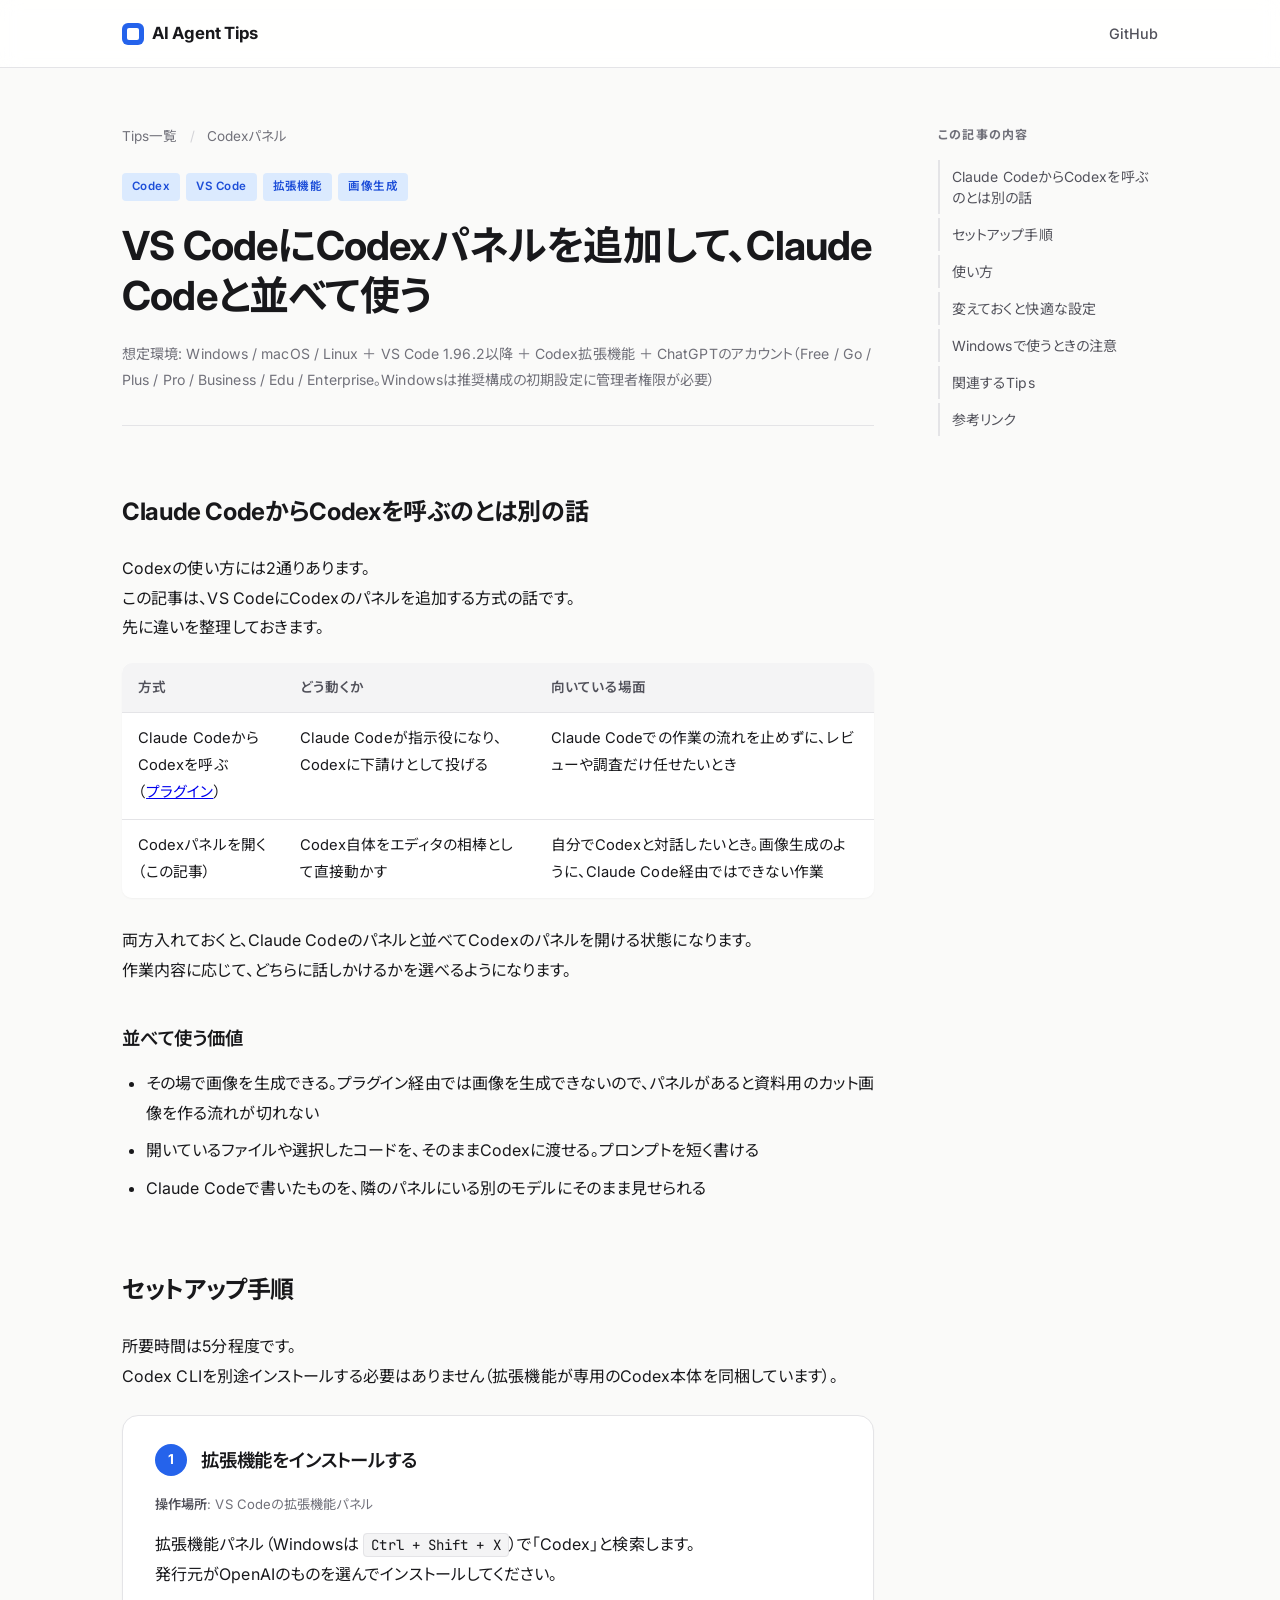
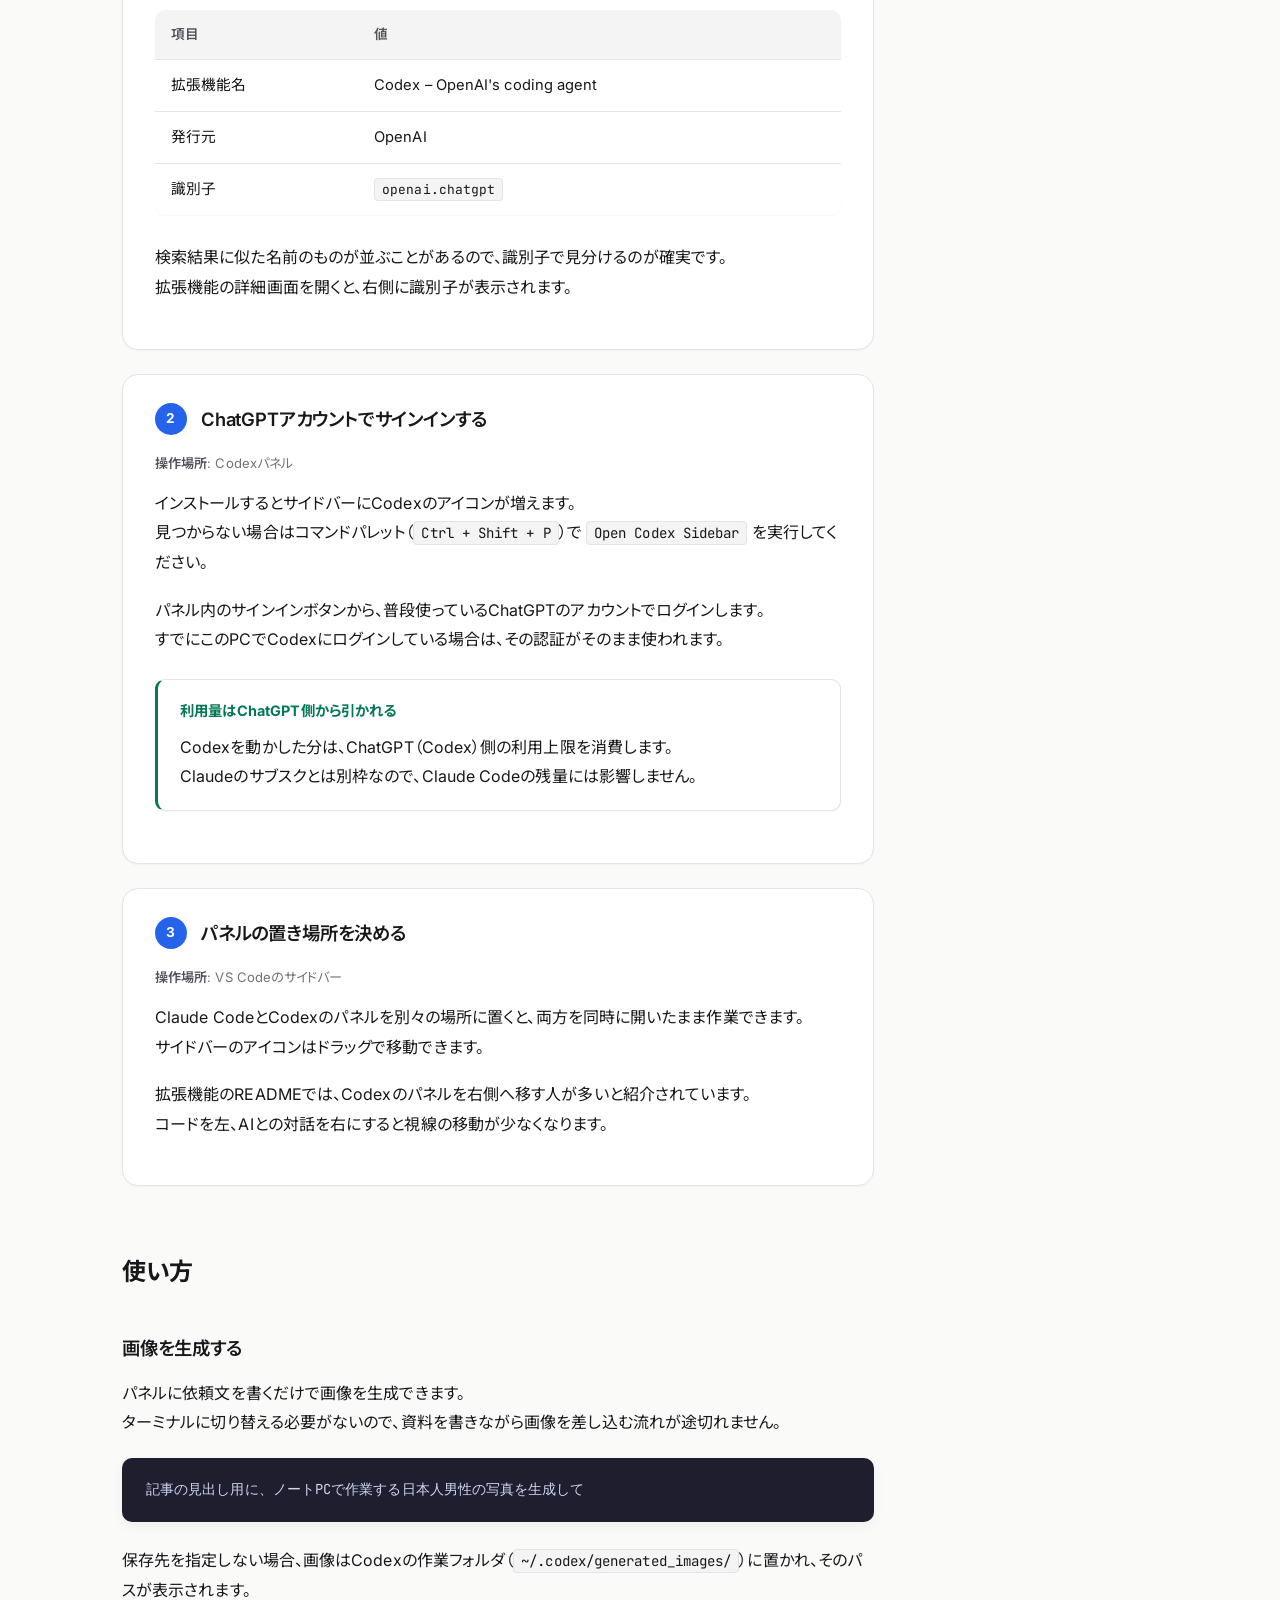
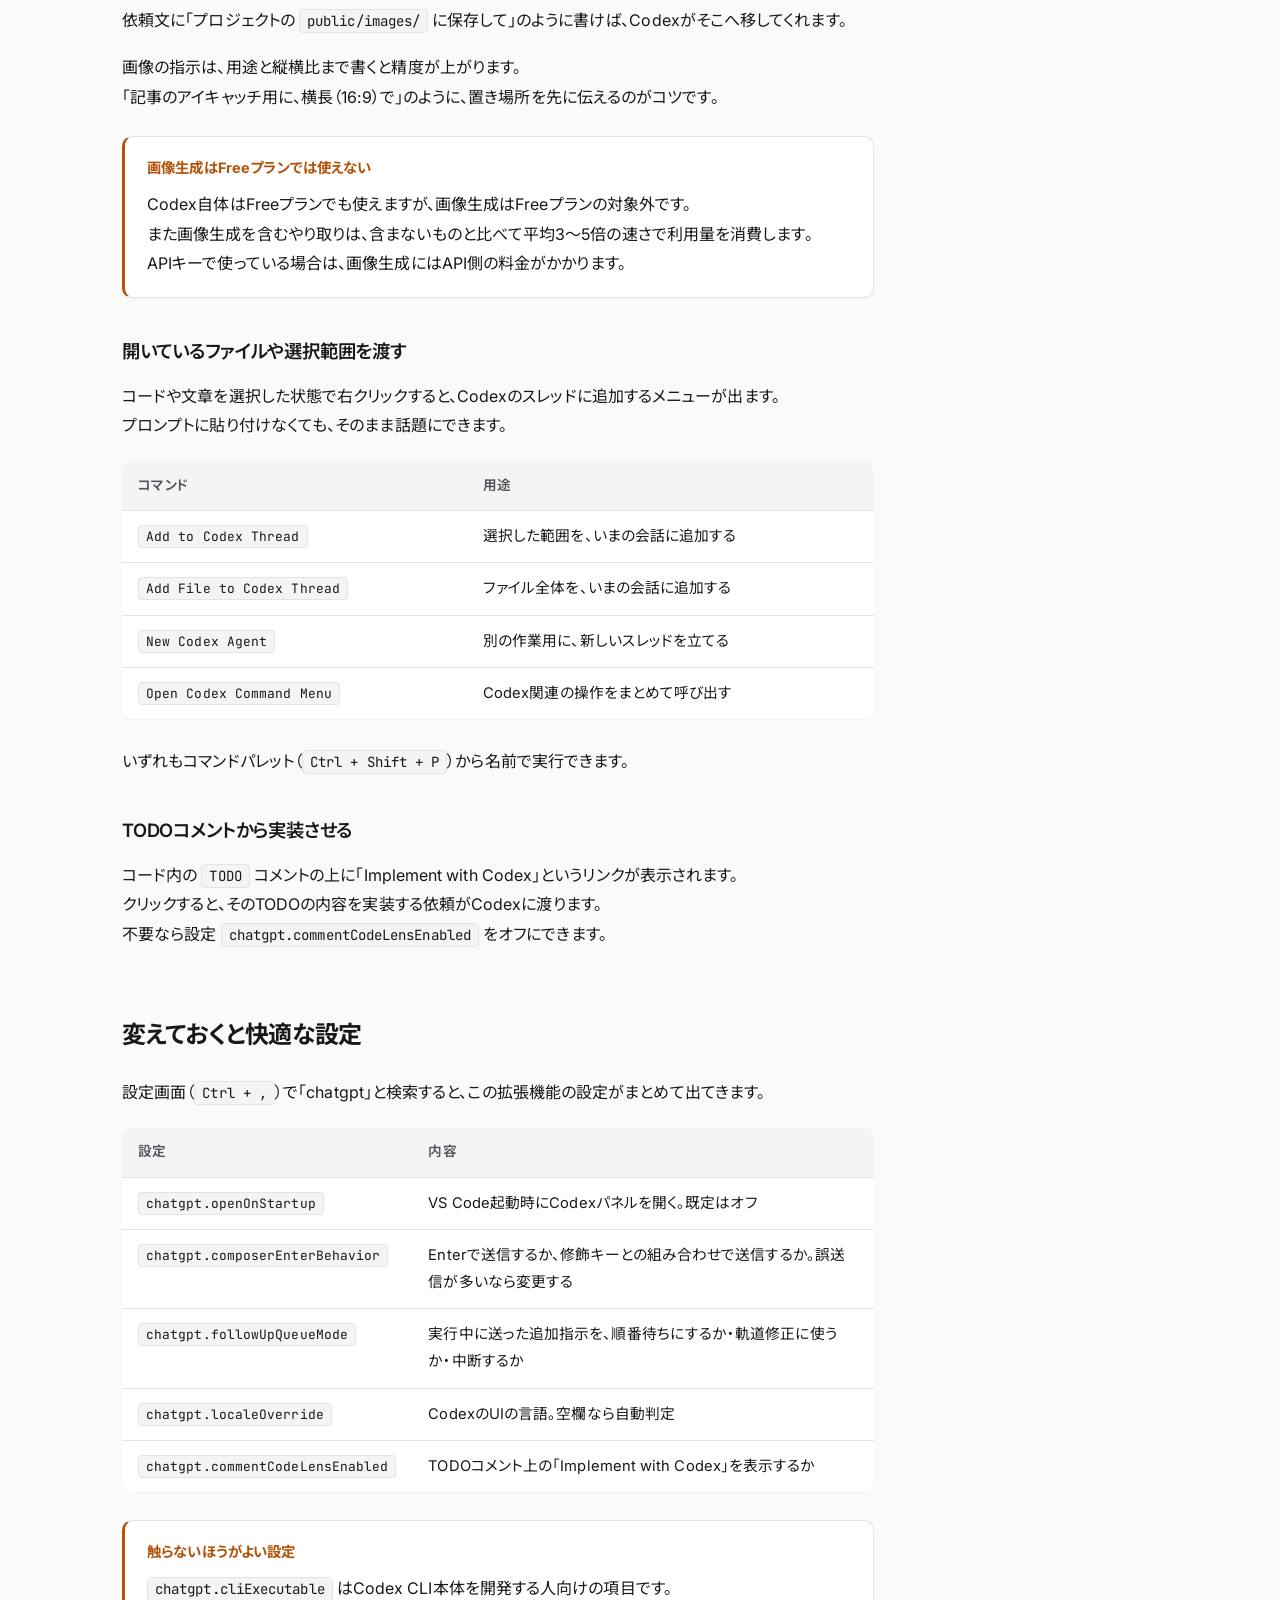
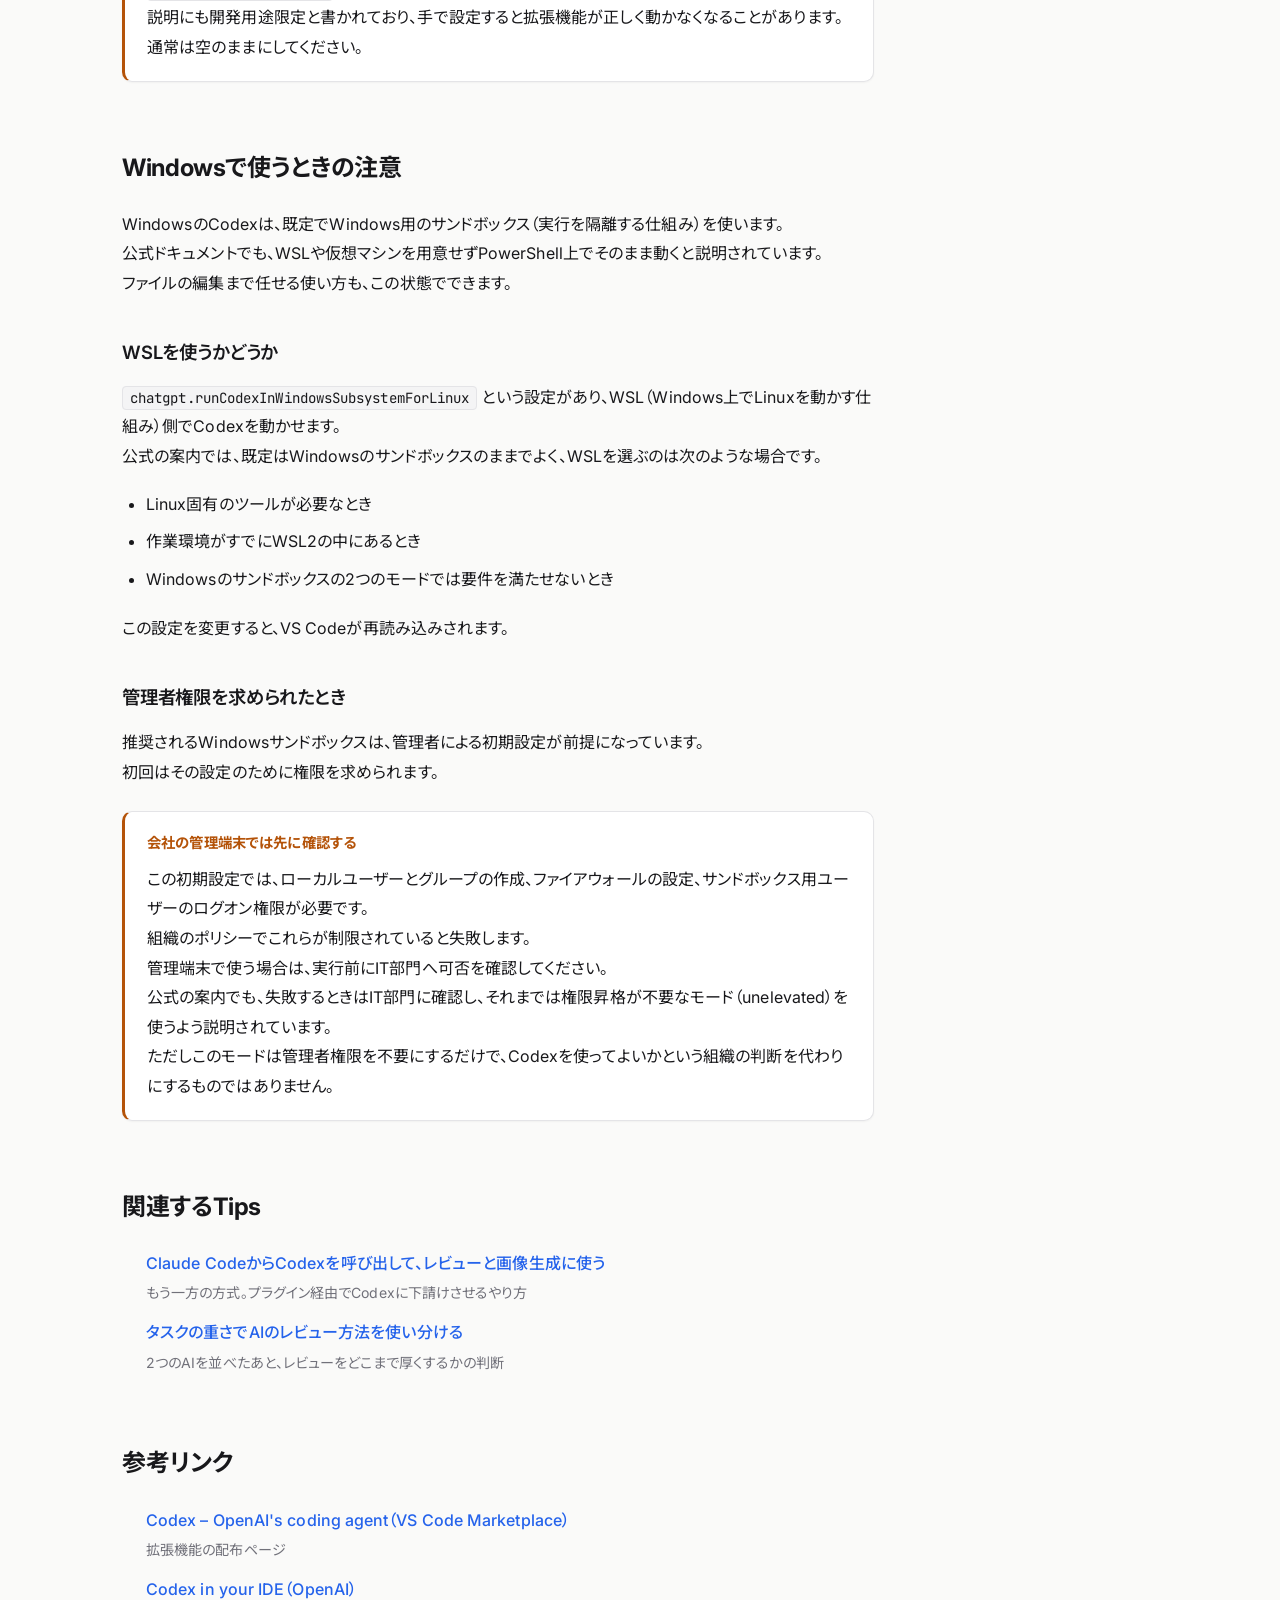
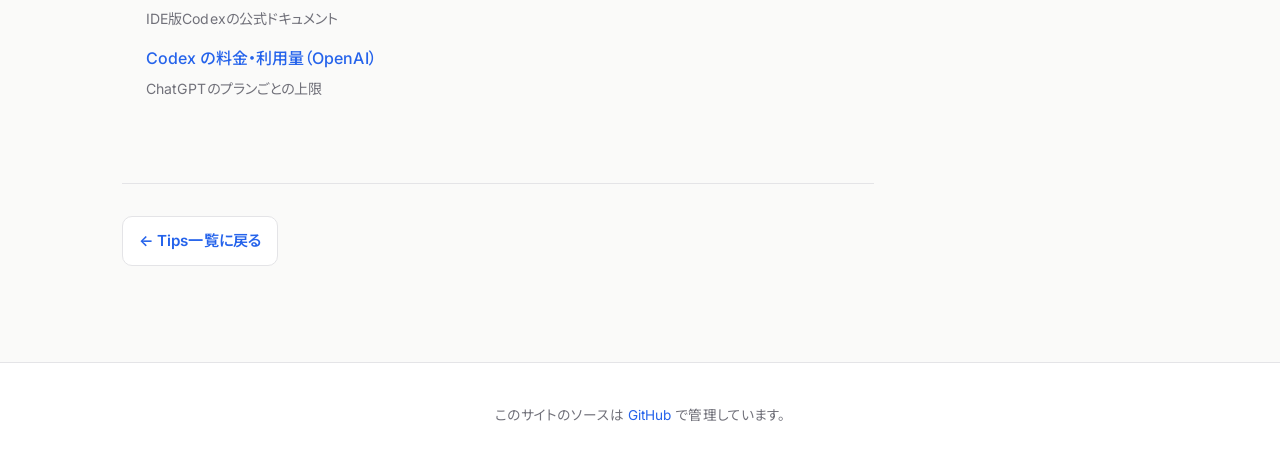
<file: ide-codex/index.html>
<!DOCTYPE html>
<html lang="ja">
<head>
  <meta charset="UTF-8">
  <meta name="viewport" content="width=device-width, initial-scale=1.0">
  <title>VS CodeにCodexパネルを追加して、Claude Codeと並べて使う — AI Agent Tips</title>
  <meta name="description" content="OpenAI公式のCodex拡張機能をVS Codeに入れて、Claude Codeと並べて使う手順。画像生成や選択範囲の受け渡しを、エディタから離れずに実行できる。">
  <meta name="robots" content="noindex, nofollow">
  <meta property="og:type" content="article">
  <meta property="og:title" content="VS CodeにCodexパネルを追加して、Claude Codeと並べて使う — AI Agent Tips">
  <meta property="og:description" content="OpenAI公式のCodex拡張機能をVS Codeに入れて、Claude Codeと並べて使う手順。画像生成や選択範囲の受け渡しを、エディタから離れずに実行できる。">
  <meta property="og:url" content="https://aoyama-webrider.github.io/ai-agent-tips/ide-codex/">

  <link rel="icon" type="image/png" href="../favicon.png">
  <link rel="apple-touch-icon" href="../favicon.png">

  <link rel="preconnect" href="https://fonts.googleapis.com">
  <link rel="preconnect" href="https://fonts.gstatic.com" crossorigin>
  <link href="https://fonts.googleapis.com/css2?family=Inter:wght@400;500;600;700&family=Noto+Sans+JP:wght@400;500;700&family=JetBrains+Mono:wght@400&display=swap" rel="stylesheet">

  <link rel="stylesheet" href="../assets/style.css">
</head>
<body>
  <header class="site-header">
    <div class="site-header-inner">
      <a href="../" class="logo">
        <span class="logo-mark"></span>
        AI Agent Tips
      </a>
      <nav class="site-nav">
        <a href="https://github.com/aoyama-webrider/ai-agent-tips" target="_blank" rel="noopener">GitHub</a>
      </nav>
    </div>
  </header>

  <div class="layout">
    <main class="article">
      <p class="breadcrumb">
        <a href="../">Tips一覧</a>
        <span class="breadcrumb-sep">/</span>
        <span>Codexパネル</span>
      </p>

      <header class="article-header">
        <div class="article-tags">
          <span class="article-tag">Codex</span>
          <span class="article-tag">VS Code</span>
          <span class="article-tag">拡張機能</span>
          <span class="article-tag">画像生成</span>
        </div>
        <h1 class="article-title">VS CodeにCodexパネルを追加して、Claude Codeと並べて使う</h1>
        <div class="article-meta">
          <span class="article-meta-item">想定環境: Windows / macOS / Linux ＋ VS Code 1.96.2以降 ＋ Codex拡張機能 ＋ ChatGPTのアカウント（Free / Go / Plus / Pro / Business / Edu / Enterprise。Windowsは推奨構成の初期設定に管理者権限が必要）</span>
        </div>
      </header>

      <div class="article-content">
        <section id="difference">
          <h2>Claude CodeからCodexを呼ぶのとは別の話</h2>

          <p>Codexの使い方には2通りあります。<br>この記事は、VS CodeにCodexのパネルを追加する方式の話です。<br>先に違いを整理しておきます。</p>

          <div class="table-wrap">
            <table>
              <thead>
                <tr>
                  <th scope="col">方式</th>
                  <th scope="col">どう動くか</th>
                  <th scope="col">向いている場面</th>
                </tr>
              </thead>
              <tbody>
                <tr>
                  <td>Claude CodeからCodexを呼ぶ<br>（<a href="../codex/">プラグイン</a>）</td>
                  <td>Claude Codeが指示役になり、Codexに下請けとして投げる</td>
                  <td>Claude Codeでの作業の流れを止めずに、レビューや調査だけ任せたいとき</td>
                </tr>
                <tr>
                  <td>Codexパネルを開く<br>（この記事）</td>
                  <td>Codex自体をエディタの相棒として直接動かす</td>
                  <td>自分でCodexと対話したいとき。画像生成のように、Claude Code経由ではできない作業</td>
                </tr>
              </tbody>
            </table>
          </div>

          <p>両方入れておくと、Claude Codeのパネルと並べてCodexのパネルを開ける状態になります。<br>作業内容に応じて、どちらに話しかけるかを選べるようになります。</p>

          <h3>並べて使う価値</h3>

          <ul>
            <li>その場で画像を生成できる。プラグイン経由では画像を生成できないので、パネルがあると資料用のカット画像を作る流れが切れない</li>
            <li>開いているファイルや選択したコードを、そのままCodexに渡せる。プロンプトを短く書ける</li>
            <li>Claude Codeで書いたものを、隣のパネルにいる別のモデルにそのまま見せられる</li>
          </ul>
        </section>

        <section id="setup">
          <h2>セットアップ手順</h2>

          <p>所要時間は5分程度です。<br>Codex CLIを別途インストールする必要はありません（拡張機能が専用のCodex本体を同梱しています）。</p>

          <div class="step">
            <div class="step-header">
              <span class="step-num">1</span>
              <h3 class="step-title">拡張機能をインストールする</h3>
            </div>

            <p class="where"><span class="where-label">操作場所</span>: VS Codeの拡張機能パネル</p>

            <p>拡張機能パネル（Windowsは <code>Ctrl + Shift + X</code>）で「Codex」と検索します。<br>発行元がOpenAIのものを選んでインストールしてください。</p>

            <div class="table-wrap">
              <table>
                <thead>
                  <tr>
                    <th scope="col">項目</th>
                    <th scope="col">値</th>
                  </tr>
                </thead>
                <tbody>
                  <tr>
                    <td>拡張機能名</td>
                    <td>Codex – OpenAI's coding agent</td>
                  </tr>
                  <tr>
                    <td>発行元</td>
                    <td>OpenAI</td>
                  </tr>
                  <tr>
                    <td>識別子</td>
                    <td><code>openai.chatgpt</code></td>
                  </tr>
                </tbody>
              </table>
            </div>

            <p>検索結果に似た名前のものが並ぶことがあるので、識別子で見分けるのが確実です。<br>拡張機能の詳細画面を開くと、右側に識別子が表示されます。</p>
          </div>

          <div class="step">
            <div class="step-header">
              <span class="step-num">2</span>
              <h3 class="step-title">ChatGPTアカウントでサインインする</h3>
            </div>

            <p class="where"><span class="where-label">操作場所</span>: Codexパネル</p>

            <p>インストールするとサイドバーにCodexのアイコンが増えます。<br>見つからない場合はコマンドパレット（<code>Ctrl + Shift + P</code>）で <code>Open Codex Sidebar</code> を実行してください。</p>

            <p>パネル内のサインインボタンから、普段使っているChatGPTのアカウントでログインします。<br>すでにこのPCでCodexにログインしている場合は、その認証がそのまま使われます。</p>

            <div class="callout callout-tip">
              <p class="callout-title">利用量はChatGPT側から引かれる</p>
              <p>Codexを動かした分は、ChatGPT（Codex）側の利用上限を消費します。<br>Claudeのサブスクとは別枠なので、Claude Codeの残量には影響しません。</p>
            </div>
          </div>

          <div class="step">
            <div class="step-header">
              <span class="step-num">3</span>
              <h3 class="step-title">パネルの置き場所を決める</h3>
            </div>

            <p class="where"><span class="where-label">操作場所</span>: VS Codeのサイドバー</p>

            <p>Claude CodeとCodexのパネルを別々の場所に置くと、両方を同時に開いたまま作業できます。<br>サイドバーのアイコンはドラッグで移動できます。</p>

            <p>拡張機能のREADMEでは、Codexのパネルを右側へ移す人が多いと紹介されています。<br>コードを左、AIとの対話を右にすると視線の移動が少なくなります。</p>
          </div>
        </section>

        <section id="usage">
          <h2>使い方</h2>

          <h3>画像を生成する</h3>

          <p>パネルに依頼文を書くだけで画像を生成できます。<br>ターミナルに切り替える必要がないので、資料を書きながら画像を差し込む流れが途切れません。</p>

          <pre><code>記事の見出し用に、ノートPCで作業する日本人男性の写真を生成して</code></pre>

          <p>保存先を指定しない場合、画像はCodexの作業フォルダ（<code>~/.codex/generated_images/</code>）に置かれ、そのパスが表示されます。<br>依頼文に「プロジェクトの <code>public/images/</code> に保存して」のように書けば、Codexがそこへ移してくれます。</p>

          <p>画像の指示は、用途と縦横比まで書くと精度が上がります。<br>「記事のアイキャッチ用に、横長（16:9）で」のように、置き場所を先に伝えるのがコツです。</p>

          <div class="callout callout-warn">
            <p class="callout-title">画像生成はFreeプランでは使えない</p>
            <p>Codex自体はFreeプランでも使えますが、画像生成はFreeプランの対象外です。<br>また画像生成を含むやり取りは、含まないものと比べて平均3〜5倍の速さで利用量を消費します。<br>APIキーで使っている場合は、画像生成にはAPI側の料金がかかります。</p>
          </div>

          <h3>開いているファイルや選択範囲を渡す</h3>

          <p>コードや文章を選択した状態で右クリックすると、Codexのスレッドに追加するメニューが出ます。<br>プロンプトに貼り付けなくても、そのまま話題にできます。</p>

          <div class="table-wrap">
            <table>
              <thead>
                <tr>
                  <th scope="col">コマンド</th>
                  <th scope="col">用途</th>
                </tr>
              </thead>
              <tbody>
                <tr>
                  <td><code>Add to Codex Thread</code></td>
                  <td>選択した範囲を、いまの会話に追加する</td>
                </tr>
                <tr>
                  <td><code>Add File to Codex Thread</code></td>
                  <td>ファイル全体を、いまの会話に追加する</td>
                </tr>
                <tr>
                  <td><code>New Codex Agent</code></td>
                  <td>別の作業用に、新しいスレッドを立てる</td>
                </tr>
                <tr>
                  <td><code>Open Codex Command Menu</code></td>
                  <td>Codex関連の操作をまとめて呼び出す</td>
                </tr>
              </tbody>
            </table>
          </div>

          <p>いずれもコマンドパレット（<code>Ctrl + Shift + P</code>）から名前で実行できます。</p>

          <h3>TODOコメントから実装させる</h3>

          <p>コード内の <code>TODO</code> コメントの上に「Implement with Codex」というリンクが表示されます。<br>クリックすると、そのTODOの内容を実装する依頼がCodexに渡ります。<br>不要なら設定 <code>chatgpt.commentCodeLensEnabled</code> をオフにできます。</p>
        </section>

        <section id="settings">
          <h2>変えておくと快適な設定</h2>

          <p>設定画面（<code>Ctrl + ,</code>）で「chatgpt」と検索すると、この拡張機能の設定がまとめて出てきます。</p>

          <div class="table-wrap">
            <table>
              <thead>
                <tr>
                  <th scope="col">設定</th>
                  <th scope="col">内容</th>
                </tr>
              </thead>
              <tbody>
                <tr>
                  <td><code>chatgpt.openOnStartup</code></td>
                  <td>VS Code起動時にCodexパネルを開く。既定はオフ</td>
                </tr>
                <tr>
                  <td><code>chatgpt.composerEnterBehavior</code></td>
                  <td>Enterで送信するか、修飾キーとの組み合わせで送信するか。誤送信が多いなら変更する</td>
                </tr>
                <tr>
                  <td><code>chatgpt.followUpQueueMode</code></td>
                  <td>実行中に送った追加指示を、順番待ちにするか・軌道修正に使うか・中断するか</td>
                </tr>
                <tr>
                  <td><code>chatgpt.localeOverride</code></td>
                  <td>CodexのUIの言語。空欄なら自動判定</td>
                </tr>
                <tr>
                  <td><code>chatgpt.commentCodeLensEnabled</code></td>
                  <td>TODOコメント上の「Implement with Codex」を表示するか</td>
                </tr>
              </tbody>
            </table>
          </div>

          <div class="callout callout-warn">
            <p class="callout-title">触らないほうがよい設定</p>
            <p><code>chatgpt.cliExecutable</code> はCodex CLI本体を開発する人向けの項目です。<br>説明にも開発用途限定と書かれており、手で設定すると拡張機能が正しく動かなくなることがあります。<br>通常は空のままにしてください。</p>
          </div>
        </section>

        <section id="windows">
          <h2>Windowsで使うときの注意</h2>

          <p>WindowsのCodexは、既定でWindows用のサンドボックス（実行を隔離する仕組み）を使います。<br>公式ドキュメントでも、WSLや仮想マシンを用意せずPowerShell上でそのまま動くと説明されています。<br>ファイルの編集まで任せる使い方も、この状態でできます。</p>

          <h3>WSLを使うかどうか</h3>

          <p><code>chatgpt.runCodexInWindowsSubsystemForLinux</code> という設定があり、WSL（Windows上でLinuxを動かす仕組み）側でCodexを動かせます。<br>公式の案内では、既定はWindowsのサンドボックスのままでよく、WSLを選ぶのは次のような場合です。</p>

          <ul>
            <li>Linux固有のツールが必要なとき</li>
            <li>作業環境がすでにWSL2の中にあるとき</li>
            <li>Windowsのサンドボックスの2つのモードでは要件を満たせないとき</li>
          </ul>

          <p>この設定を変更すると、VS Codeが再読み込みされます。</p>

          <h3>管理者権限を求められたとき</h3>

          <p>推奨されるWindowsサンドボックスは、管理者による初期設定が前提になっています。<br>初回はその設定のために権限を求められます。</p>

          <div class="callout callout-warn">
            <p class="callout-title">会社の管理端末では先に確認する</p>
            <p>この初期設定では、ローカルユーザーとグループの作成、ファイアウォールの設定、サンドボックス用ユーザーのログオン権限が必要です。<br>組織のポリシーでこれらが制限されていると失敗します。<br>管理端末で使う場合は、実行前にIT部門へ可否を確認してください。<br>公式の案内でも、失敗するときはIT部門に確認し、それまでは権限昇格が不要なモード（unelevated）を使うよう説明されています。<br>ただしこのモードは管理者権限を不要にするだけで、Codexを使ってよいかという組織の判断を代わりにするものではありません。</p>
          </div>
        </section>

        <section id="related">
          <h2>関連するTips</h2>

          <ul class="link-list">
            <li><a href="../codex/">Claude CodeからCodexを呼び出して、レビューと画像生成に使う</a><br><span>もう一方の方式。プラグイン経由でCodexに下請けさせるやり方</span></li>
            <li><a href="../review-strategy/">タスクの重さでAIのレビュー方法を使い分ける</a><br><span>2つのAIを並べたあと、レビューをどこまで厚くするかの判断</span></li>
          </ul>
        </section>

        <section id="links">
          <h2>参考リンク</h2>

          <ul class="link-list">
            <li><a href="https://marketplace.visualstudio.com/items?itemName=openai.chatgpt" target="_blank" rel="noopener">Codex – OpenAI's coding agent（VS Code Marketplace）</a><br><span>拡張機能の配布ページ</span></li>
            <li><a href="https://learn.chatgpt.com/docs/codex/ide" target="_blank" rel="noopener">Codex in your IDE（OpenAI）</a><br><span>IDE版Codexの公式ドキュメント</span></li>
            <li><a href="https://learn.chatgpt.com/docs/pricing" target="_blank" rel="noopener">Codex の料金・利用量（OpenAI）</a><br><span>ChatGPTのプランごとの上限</span></li>
          </ul>
        </section>
      </div>

      <footer class="article-footer">
        <a href="../" class="back-link">← Tips一覧に戻る</a>
      </footer>
    </main>

    <nav class="toc-sidebar" aria-label="この記事の内容">
      <p class="toc-title">この記事の内容</p>
      <ul class="toc-list">
        <li><a href="#difference">Claude CodeからCodexを呼ぶのとは別の話</a></li>
        <li><a href="#setup">セットアップ手順</a></li>
        <li><a href="#usage">使い方</a></li>
        <li><a href="#settings">変えておくと快適な設定</a></li>
        <li><a href="#windows">Windowsで使うときの注意</a></li>
        <li><a href="#related">関連するTips</a></li>
        <li><a href="#links">参考リンク</a></li>
      </ul>
    </nav>
  </div>

  <footer class="site-footer">
    <p>このサイトのソースは <a href="https://github.com/aoyama-webrider/ai-agent-tips" target="_blank" rel="noopener">GitHub</a> で管理しています。</p>
  </footer>
</body>
</html>
</file>
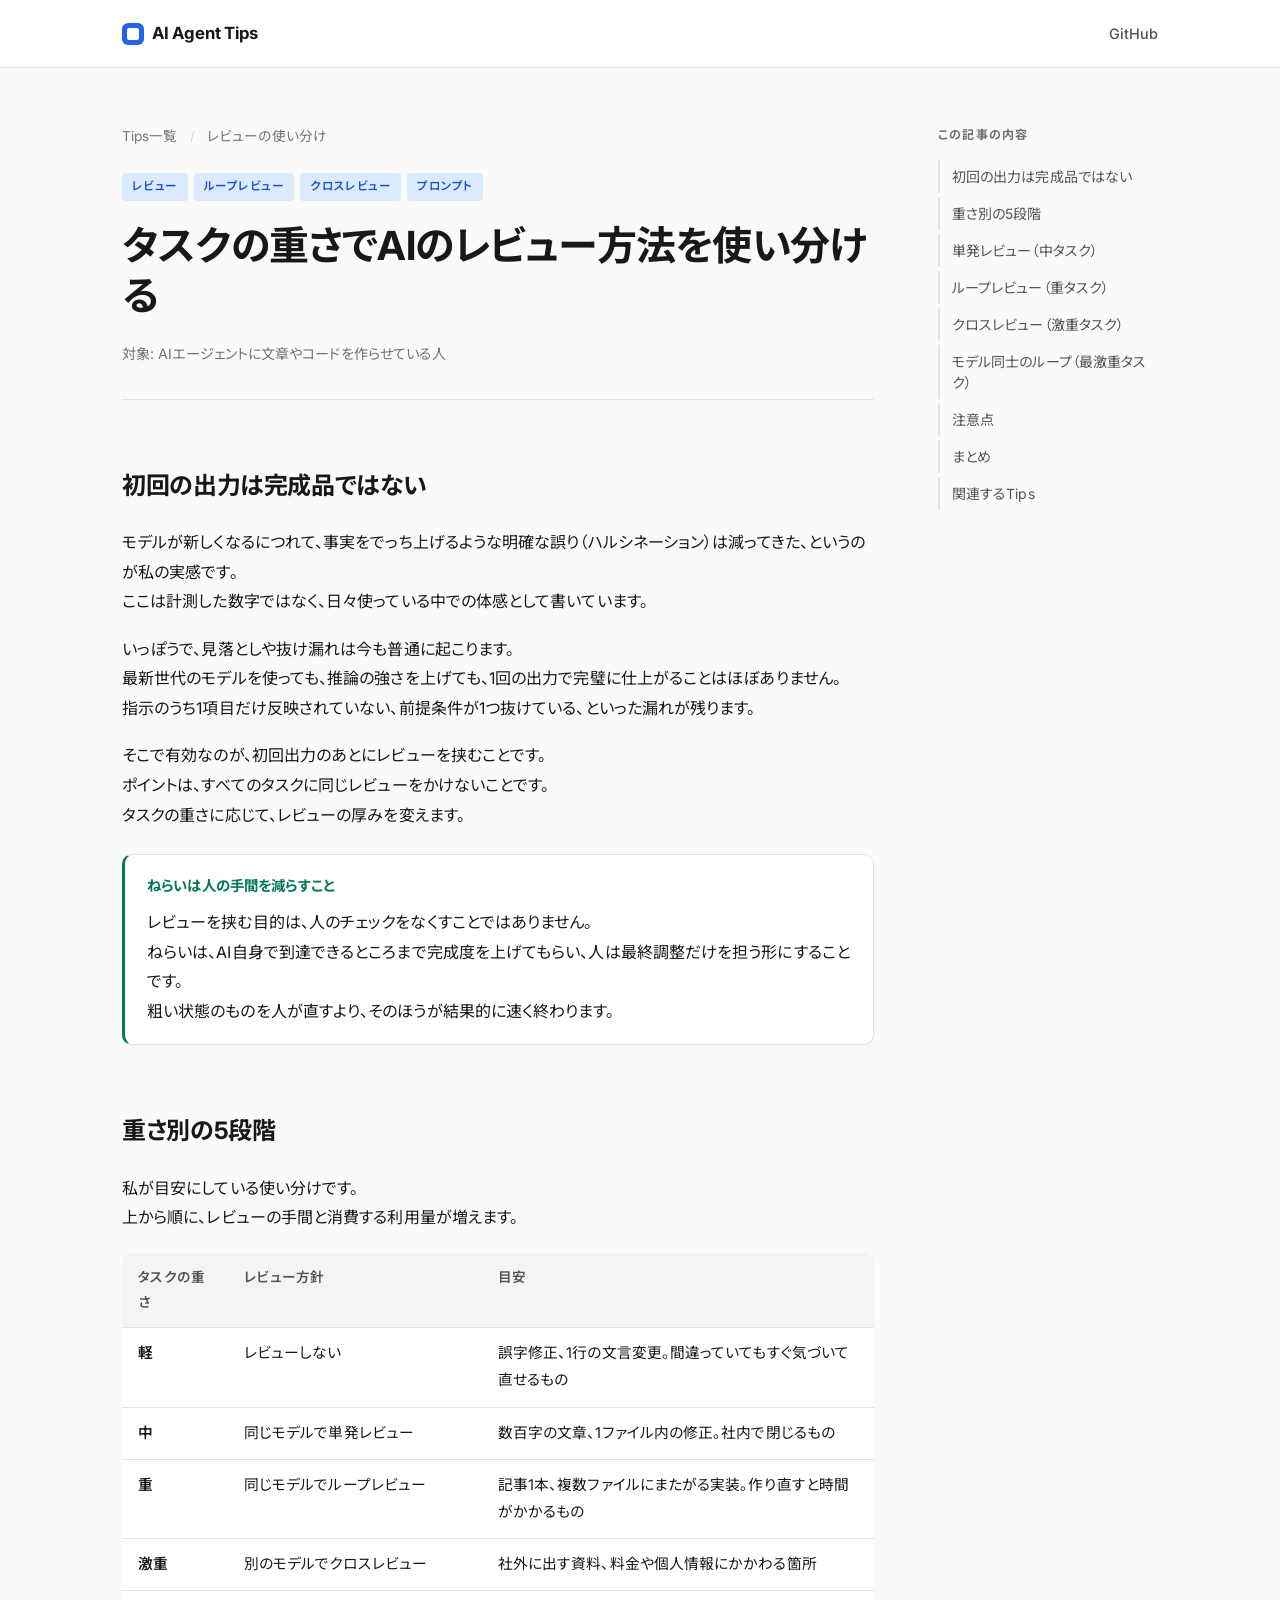
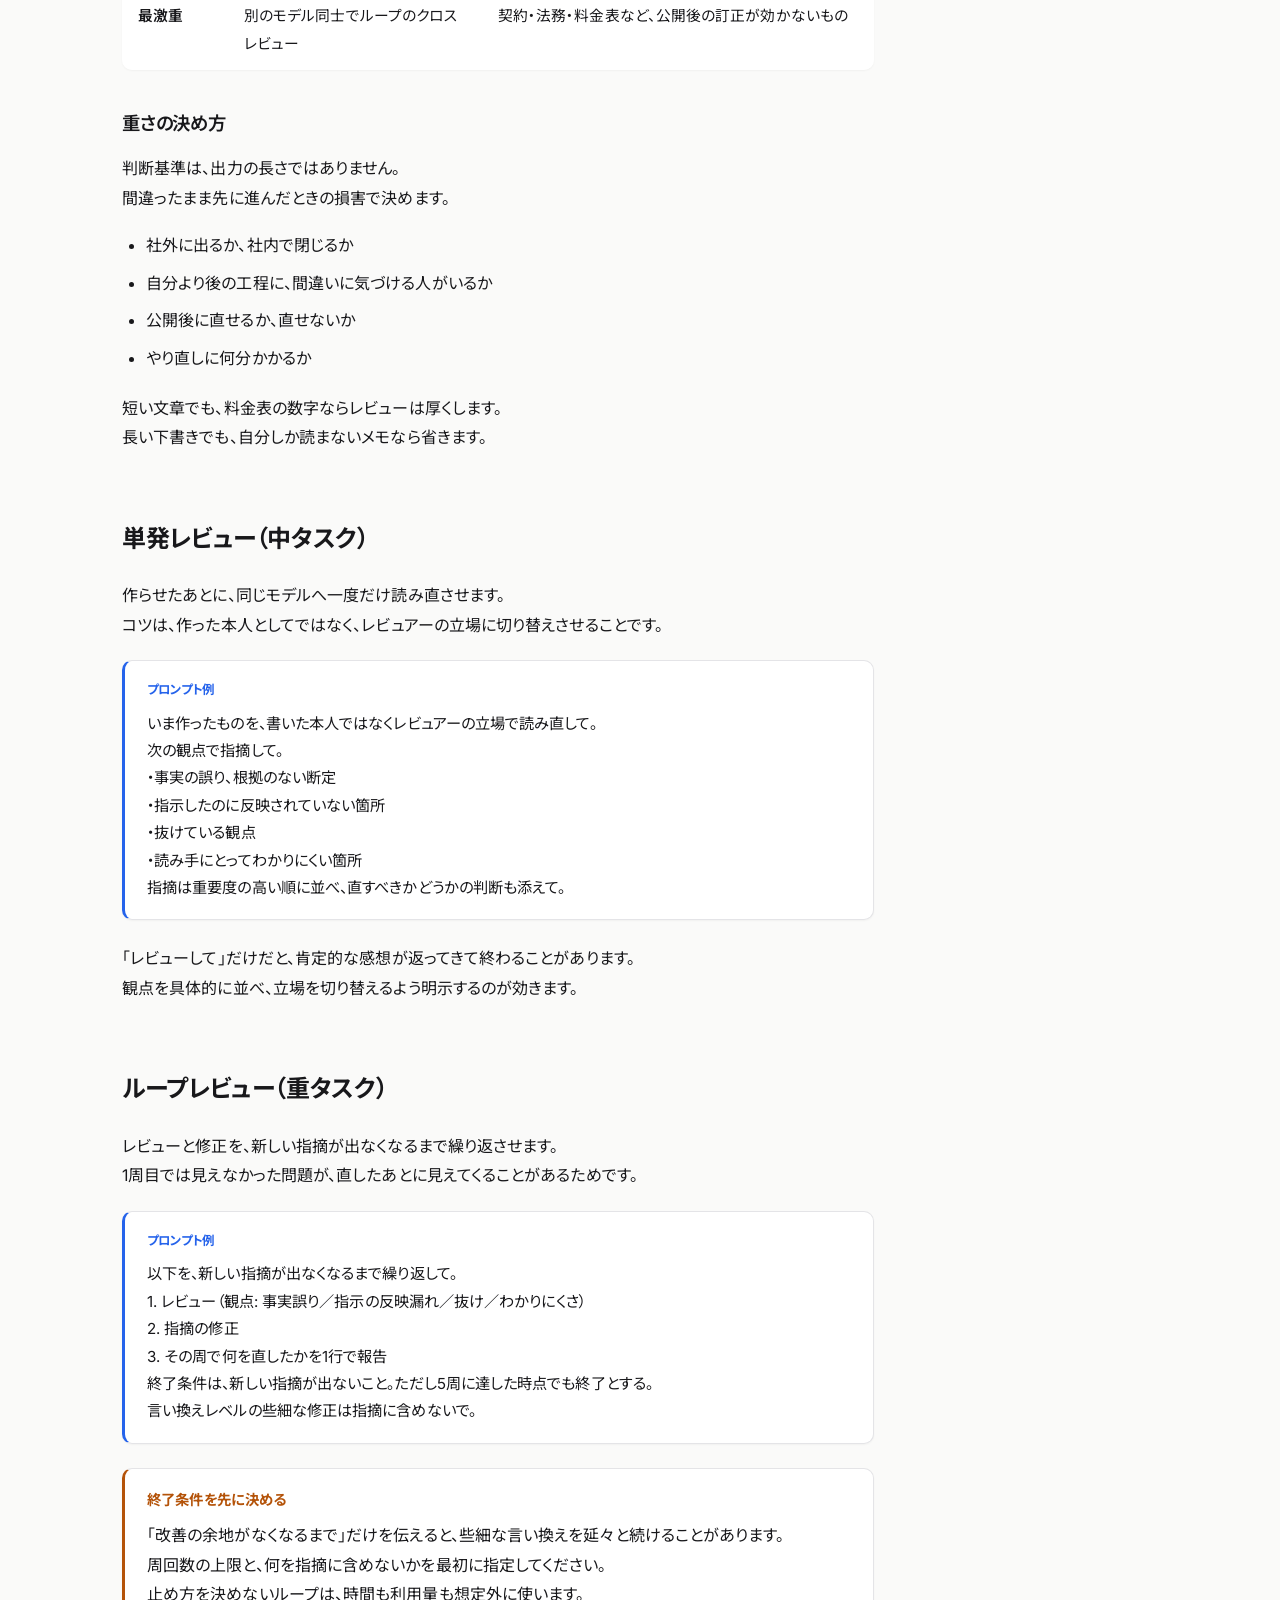
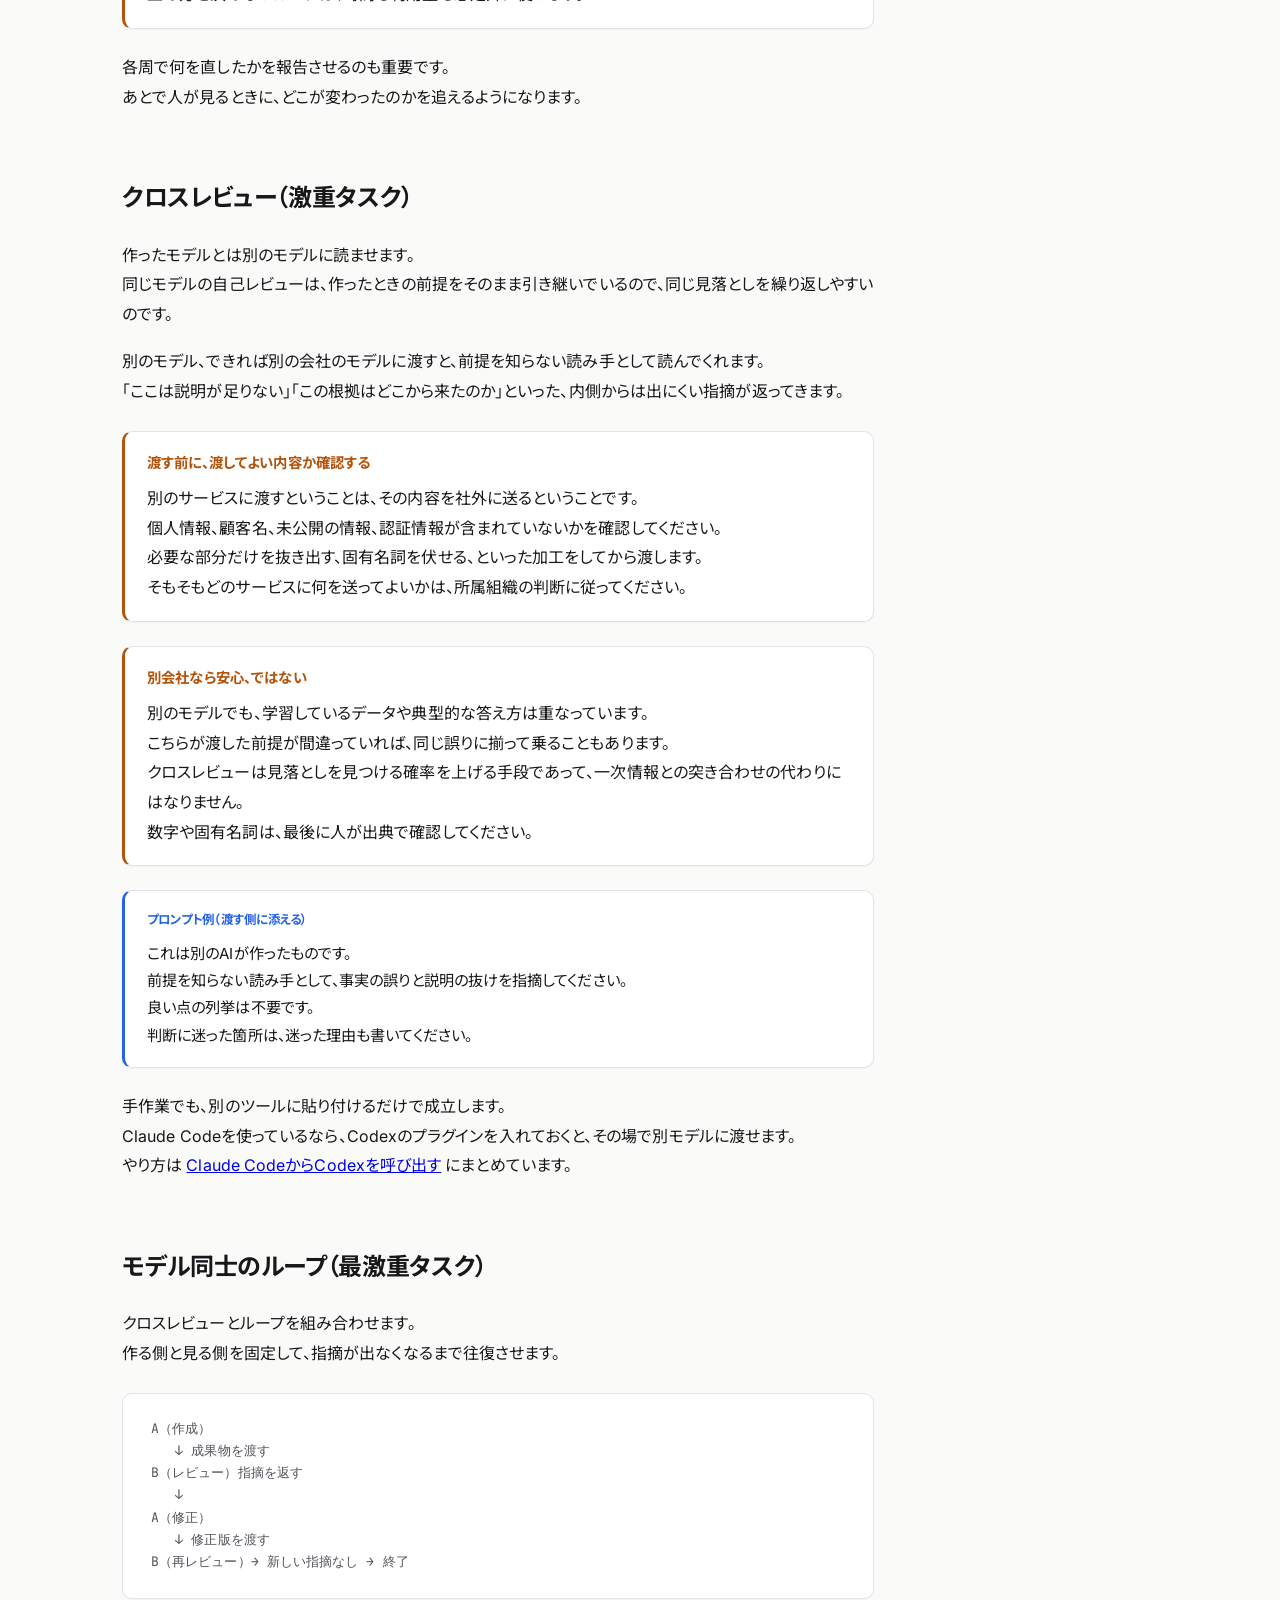
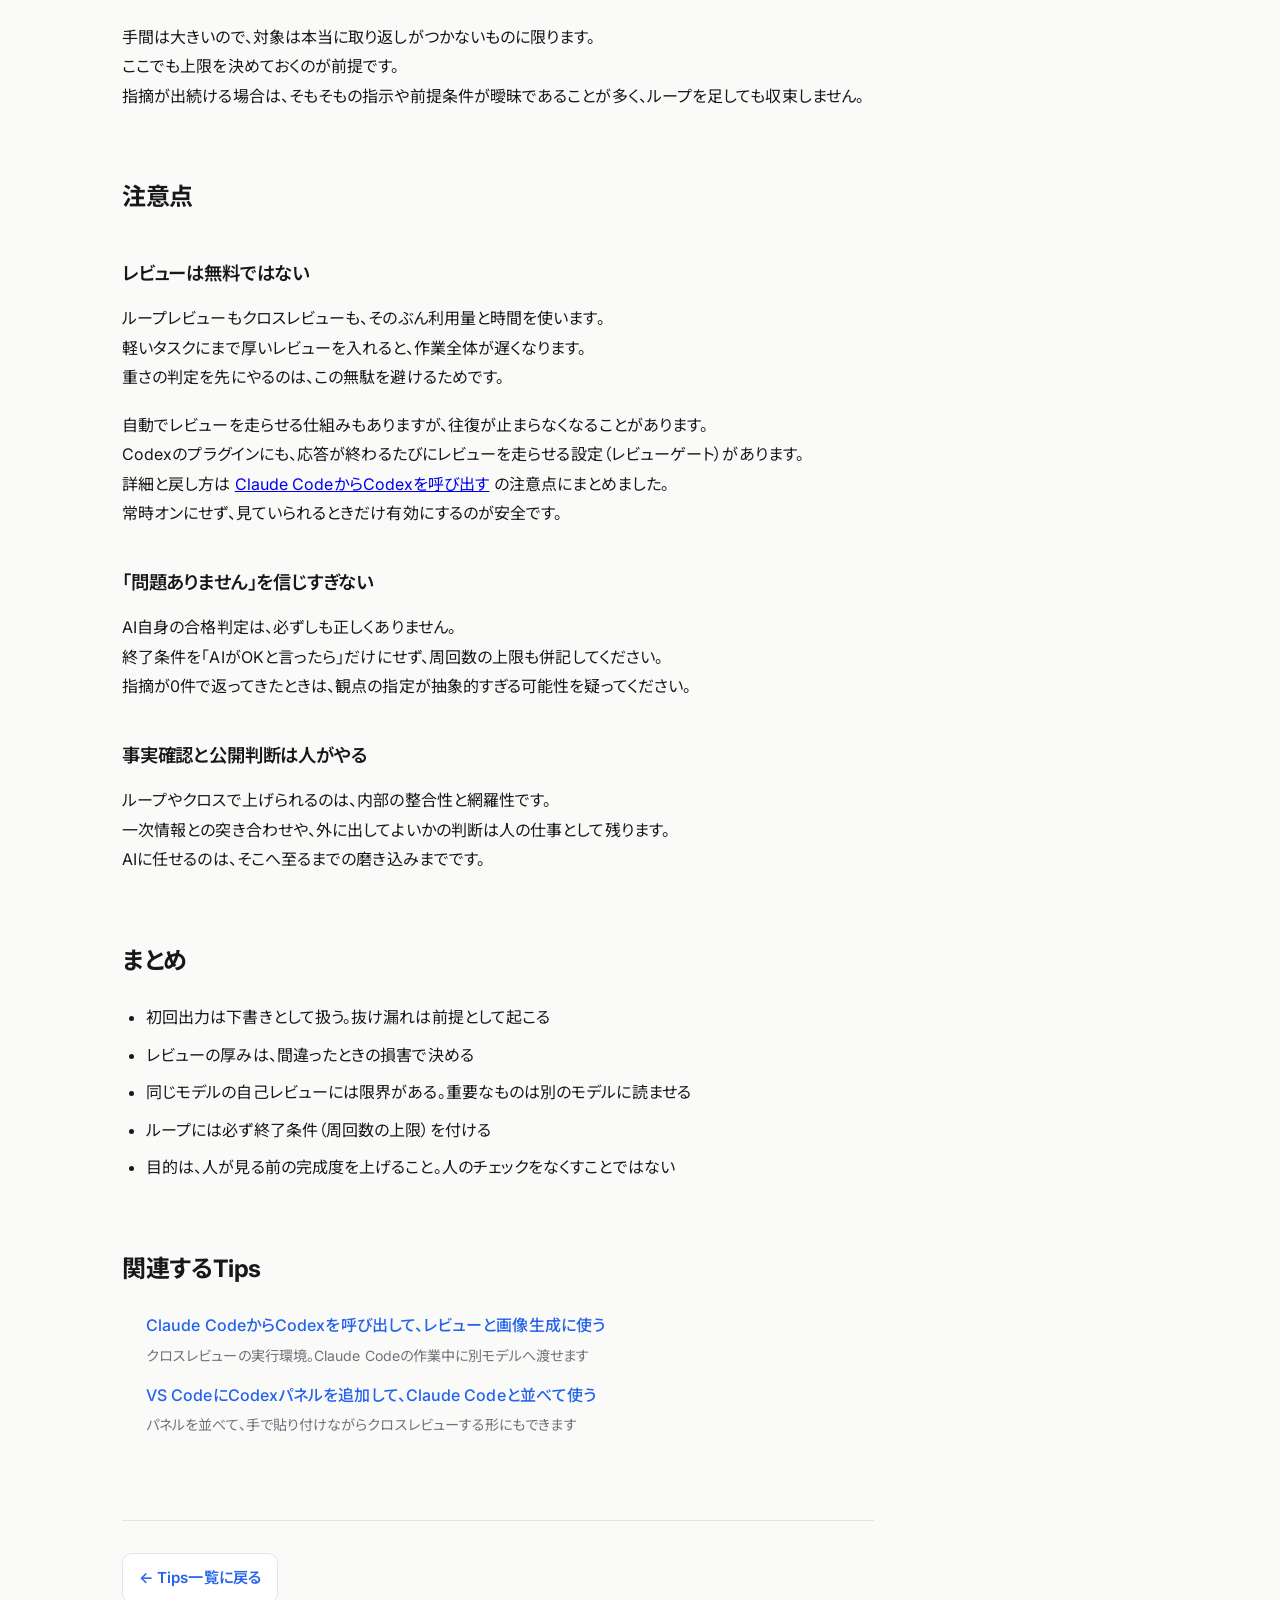
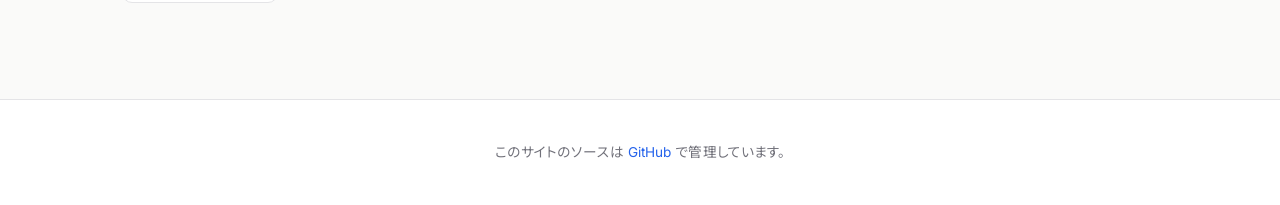
<file: review-strategy/index.html>
<!DOCTYPE html>
<html lang="ja">
<head>
  <meta charset="UTF-8">
  <meta name="viewport" content="width=device-width, initial-scale=1.0">
  <title>タスクの重さでAIのレビュー方法を使い分ける — AI Agent Tips</title>
  <meta name="description" content="AIの初回出力は完成品ではない前提で、タスクの重さに応じて単発レビュー・ループレビュー・クロスレビューを使い分ける考え方と、そのままコピペできる頼み方。">
  <meta name="robots" content="noindex, nofollow">
  <meta property="og:type" content="article">
  <meta property="og:title" content="タスクの重さでAIのレビュー方法を使い分ける — AI Agent Tips">
  <meta property="og:description" content="AIの初回出力は完成品ではない前提で、タスクの重さに応じて単発レビュー・ループレビュー・クロスレビューを使い分ける考え方と、そのままコピペできる頼み方。">
  <meta property="og:url" content="https://aoyama-webrider.github.io/ai-agent-tips/review-strategy/">

  <link rel="icon" type="image/png" href="../favicon.png">
  <link rel="apple-touch-icon" href="../favicon.png">

  <link rel="preconnect" href="https://fonts.googleapis.com">
  <link rel="preconnect" href="https://fonts.gstatic.com" crossorigin>
  <link href="https://fonts.googleapis.com/css2?family=Inter:wght@400;500;600;700&family=Noto+Sans+JP:wght@400;500;700&family=JetBrains+Mono:wght@400&display=swap" rel="stylesheet">

  <link rel="stylesheet" href="../assets/style.css">
  <style>
    /* コピペして使うプロンプト例。コードではないので等幅にしない */
    .article-content .prompt {
      background: var(--bg-elevated);
      border: 1px solid var(--border-subtle);
      border-left: 3px solid var(--accent);
      border-radius: var(--radius-md);
      padding: 18px 22px;
      margin: 20px 0 24px;
      white-space: pre-wrap;
      font-size: 0.95rem;
      line-height: 1.8;
      box-shadow: var(--shadow-sm);
    }

    .prompt-label {
      display: block;
      font-size: 0.78rem;
      font-weight: 700;
      color: var(--accent);
      margin-bottom: 8px;
    }

    /* 3列あるので、共通CSSの480pxより広い値で横スクロールに切り替える */
    .table-wrap table {
      min-width: 560px;
    }

    .tier-weight {
      white-space: nowrap;
      font-weight: 600;
    }

    @media (max-width: 640px) {
      .article-content .prompt { padding: 16px 18px; font-size: 0.9rem; }
    }
  </style>
</head>
<body>
  <header class="site-header">
    <div class="site-header-inner">
      <a href="../" class="logo">
        <span class="logo-mark"></span>
        AI Agent Tips
      </a>
      <nav class="site-nav">
        <a href="https://github.com/aoyama-webrider/ai-agent-tips" target="_blank" rel="noopener">GitHub</a>
      </nav>
    </div>
  </header>

  <div class="layout">
    <main class="article">
      <p class="breadcrumb">
        <a href="../">Tips一覧</a>
        <span class="breadcrumb-sep">/</span>
        <span>レビューの使い分け</span>
      </p>

      <header class="article-header">
        <div class="article-tags">
          <span class="article-tag">レビュー</span>
          <span class="article-tag">ループレビュー</span>
          <span class="article-tag">クロスレビュー</span>
          <span class="article-tag">プロンプト</span>
        </div>
        <h1 class="article-title">タスクの重さでAIのレビュー方法を使い分ける</h1>
        <div class="article-meta">
          <span class="article-meta-item">対象: AIエージェントに文章やコードを作らせている人</span>
        </div>
      </header>

      <div class="article-content">
        <section id="premise">
          <h2>初回の出力は完成品ではない</h2>

          <p>モデルが新しくなるにつれて、事実をでっち上げるような明確な誤り（ハルシネーション）は減ってきた、というのが私の実感です。<br>ここは計測した数字ではなく、日々使っている中での体感として書いています。</p>

          <p>いっぽうで、見落としや抜け漏れは今も普通に起こります。<br>最新世代のモデルを使っても、推論の強さを上げても、1回の出力で完璧に仕上がることはほぼありません。<br>指示のうち1項目だけ反映されていない、前提条件が1つ抜けている、といった漏れが残ります。</p>

          <p>そこで有効なのが、初回出力のあとにレビューを挟むことです。<br>ポイントは、すべてのタスクに同じレビューをかけないことです。<br>タスクの重さに応じて、レビューの厚みを変えます。</p>

          <div class="callout callout-tip">
            <p class="callout-title">ねらいは人の手間を減らすこと</p>
            <p>レビューを挟む目的は、人のチェックをなくすことではありません。<br>ねらいは、AI自身で到達できるところまで完成度を上げてもらい、人は最終調整だけを担う形にすることです。<br>粗い状態のものを人が直すより、そのほうが結果的に速く終わります。</p>
          </div>
        </section>

        <section id="tiers">
          <h2>重さ別の5段階</h2>

          <p>私が目安にしている使い分けです。<br>上から順に、レビューの手間と消費する利用量が増えます。</p>

          <div class="table-wrap">
            <table>
              <thead>
                <tr>
                  <th scope="col">タスクの重さ</th>
                  <th scope="col">レビュー方針</th>
                  <th scope="col">目安</th>
                </tr>
              </thead>
              <tbody>
                <tr>
                  <td class="tier-weight">軽</td>
                  <td>レビューしない</td>
                  <td>誤字修正、1行の文言変更。間違っていてもすぐ気づいて直せるもの</td>
                </tr>
                <tr>
                  <td class="tier-weight">中</td>
                  <td>同じモデルで単発レビュー</td>
                  <td>数百字の文章、1ファイル内の修正。社内で閉じるもの</td>
                </tr>
                <tr>
                  <td class="tier-weight">重</td>
                  <td>同じモデルでループレビュー</td>
                  <td>記事1本、複数ファイルにまたがる実装。作り直すと時間がかかるもの</td>
                </tr>
                <tr>
                  <td class="tier-weight">激重</td>
                  <td>別のモデルでクロスレビュー</td>
                  <td>社外に出す資料、料金や個人情報にかかわる箇所</td>
                </tr>
                <tr>
                  <td class="tier-weight">最激重</td>
                  <td>別のモデル同士でループのクロスレビュー</td>
                  <td>契約・法務・料金表など、公開後の訂正が効かないもの</td>
                </tr>
              </tbody>
            </table>
          </div>

          <h3>重さの決め方</h3>

          <p>判断基準は、出力の長さではありません。<br>間違ったまま先に進んだときの損害で決めます。</p>

          <ul>
            <li>社外に出るか、社内で閉じるか</li>
            <li>自分より後の工程に、間違いに気づける人がいるか</li>
            <li>公開後に直せるか、直せないか</li>
            <li>やり直しに何分かかるか</li>
          </ul>

          <p>短い文章でも、料金表の数字ならレビューは厚くします。<br>長い下書きでも、自分しか読まないメモなら省きます。</p>
        </section>

        <section id="single">
          <h2>単発レビュー（中タスク）</h2>

          <p>作らせたあとに、同じモデルへ一度だけ読み直させます。<br>コツは、作った本人としてではなく、レビュアーの立場に切り替えさせることです。</p>

          <p class="prompt"><span class="prompt-label">プロンプト例</span>いま作ったものを、書いた本人ではなくレビュアーの立場で読み直して。
次の観点で指摘して。
・事実の誤り、根拠のない断定
・指示したのに反映されていない箇所
・抜けている観点
・読み手にとってわかりにくい箇所
指摘は重要度の高い順に並べ、直すべきかどうかの判断も添えて。</p>

          <p>「レビューして」だけだと、肯定的な感想が返ってきて終わることがあります。<br>観点を具体的に並べ、立場を切り替えるよう明示するのが効きます。</p>
        </section>

        <section id="loop">
          <h2>ループレビュー（重タスク）</h2>

          <p>レビューと修正を、新しい指摘が出なくなるまで繰り返させます。<br>1周目では見えなかった問題が、直したあとに見えてくることがあるためです。</p>

          <p class="prompt"><span class="prompt-label">プロンプト例</span>以下を、新しい指摘が出なくなるまで繰り返して。
1. レビュー（観点: 事実誤り／指示の反映漏れ／抜け／わかりにくさ）
2. 指摘の修正
3. その周で何を直したかを1行で報告
終了条件は、新しい指摘が出ないこと。ただし5周に達した時点でも終了とする。
言い換えレベルの些細な修正は指摘に含めないで。</p>

          <div class="callout callout-warn">
            <p class="callout-title">終了条件を先に決める</p>
            <p>「改善の余地がなくなるまで」だけを伝えると、些細な言い換えを延々と続けることがあります。<br>周回数の上限と、何を指摘に含めないかを最初に指定してください。<br>止め方を決めないループは、時間も利用量も想定外に使います。</p>
          </div>

          <p>各周で何を直したかを報告させるのも重要です。<br>あとで人が見るときに、どこが変わったのかを追えるようになります。</p>
        </section>

        <section id="cross">
          <h2>クロスレビュー（激重タスク）</h2>

          <p>作ったモデルとは別のモデルに読ませます。<br>同じモデルの自己レビューは、作ったときの前提をそのまま引き継いでいるので、同じ見落としを繰り返しやすいのです。</p>

          <p>別のモデル、できれば別の会社のモデルに渡すと、前提を知らない読み手として読んでくれます。<br>「ここは説明が足りない」「この根拠はどこから来たのか」といった、内側からは出にくい指摘が返ってきます。</p>

          <div class="callout callout-warn">
            <p class="callout-title">渡す前に、渡してよい内容か確認する</p>
            <p>別のサービスに渡すということは、その内容を社外に送るということです。<br>個人情報、顧客名、未公開の情報、認証情報が含まれていないかを確認してください。<br>必要な部分だけを抜き出す、固有名詞を伏せる、といった加工をしてから渡します。<br>そもそもどのサービスに何を送ってよいかは、所属組織の判断に従ってください。</p>
          </div>

          <div class="callout callout-warn">
            <p class="callout-title">別会社なら安心、ではない</p>
            <p>別のモデルでも、学習しているデータや典型的な答え方は重なっています。<br>こちらが渡した前提が間違っていれば、同じ誤りに揃って乗ることもあります。<br>クロスレビューは見落としを見つける確率を上げる手段であって、一次情報との突き合わせの代わりにはなりません。<br>数字や固有名詞は、最後に人が出典で確認してください。</p>
          </div>

          <p class="prompt"><span class="prompt-label">プロンプト例（渡す側に添える）</span>これは別のAIが作ったものです。
前提を知らない読み手として、事実の誤りと説明の抜けを指摘してください。
良い点の列挙は不要です。
判断に迷った箇所は、迷った理由も書いてください。</p>

          <p>手作業でも、別のツールに貼り付けるだけで成立します。<br>Claude Codeを使っているなら、Codexのプラグインを入れておくと、その場で別モデルに渡せます。<br>やり方は <a href="../codex/">Claude CodeからCodexを呼び出す</a> にまとめています。</p>
        </section>

        <section id="cross-loop">
          <h2>モデル同士のループ（最激重タスク）</h2>

          <p>クロスレビューとループを組み合わせます。<br>作る側と見る側を固定して、指摘が出なくなるまで往復させます。</p>

          <div class="diagram">A（作成）
   ↓ 成果物を渡す
B（レビュー）指摘を返す
   ↓
A（修正）
   ↓ 修正版を渡す
B（再レビュー）→ 新しい指摘なし → 終了</div>

          <p>手間は大きいので、対象は本当に取り返しがつかないものに限ります。<br>ここでも上限を決めておくのが前提です。<br>指摘が出続ける場合は、そもそもの指示や前提条件が曖昧であることが多く、ループを足しても収束しません。</p>
        </section>

        <section id="cautions">
          <h2>注意点</h2>

          <h3>レビューは無料ではない</h3>

          <p>ループレビューもクロスレビューも、そのぶん利用量と時間を使います。<br>軽いタスクにまで厚いレビューを入れると、作業全体が遅くなります。<br>重さの判定を先にやるのは、この無駄を避けるためです。</p>

          <p>自動でレビューを走らせる仕組みもありますが、往復が止まらなくなることがあります。<br>Codexのプラグインにも、応答が終わるたびにレビューを走らせる設定（レビューゲート）があります。<br>詳細と戻し方は <a href="../codex/#faq">Claude CodeからCodexを呼び出す</a> の注意点にまとめました。<br>常時オンにせず、見ていられるときだけ有効にするのが安全です。</p>

          <h3>「問題ありません」を信じすぎない</h3>

          <p>AI自身の合格判定は、必ずしも正しくありません。<br>終了条件を「AIがOKと言ったら」だけにせず、周回数の上限も併記してください。<br>指摘が0件で返ってきたときは、観点の指定が抽象的すぎる可能性を疑ってください。</p>

          <h3>事実確認と公開判断は人がやる</h3>

          <p>ループやクロスで上げられるのは、内部の整合性と網羅性です。<br>一次情報との突き合わせや、外に出してよいかの判断は人の仕事として残ります。<br>AIに任せるのは、そこへ至るまでの磨き込みまでです。</p>
        </section>

        <section id="summary">
          <h2>まとめ</h2>

          <ul>
            <li>初回出力は下書きとして扱う。抜け漏れは前提として起こる</li>
            <li>レビューの厚みは、間違ったときの損害で決める</li>
            <li>同じモデルの自己レビューには限界がある。重要なものは別のモデルに読ませる</li>
            <li>ループには必ず終了条件（周回数の上限）を付ける</li>
            <li>目的は、人が見る前の完成度を上げること。人のチェックをなくすことではない</li>
          </ul>
        </section>

        <section id="related">
          <h2>関連するTips</h2>

          <ul class="link-list">
            <li><a href="../codex/">Claude CodeからCodexを呼び出して、レビューと画像生成に使う</a><br><span>クロスレビューの実行環境。Claude Codeの作業中に別モデルへ渡せます</span></li>
            <li><a href="../ide-codex/">VS CodeにCodexパネルを追加して、Claude Codeと並べて使う</a><br><span>パネルを並べて、手で貼り付けながらクロスレビューする形にもできます</span></li>
          </ul>
        </section>
      </div>

      <footer class="article-footer">
        <a href="../" class="back-link">← Tips一覧に戻る</a>
      </footer>
    </main>

    <nav class="toc-sidebar" aria-label="この記事の内容">
      <p class="toc-title">この記事の内容</p>
      <ul class="toc-list">
        <li><a href="#premise">初回の出力は完成品ではない</a></li>
        <li><a href="#tiers">重さ別の5段階</a></li>
        <li><a href="#single">単発レビュー（中タスク）</a></li>
        <li><a href="#loop">ループレビュー（重タスク）</a></li>
        <li><a href="#cross">クロスレビュー（激重タスク）</a></li>
        <li><a href="#cross-loop">モデル同士のループ（最激重タスク）</a></li>
        <li><a href="#cautions">注意点</a></li>
        <li><a href="#summary">まとめ</a></li>
        <li><a href="#related">関連するTips</a></li>
      </ul>
    </nav>
  </div>

  <footer class="site-footer">
    <p>このサイトのソースは <a href="https://github.com/aoyama-webrider/ai-agent-tips" target="_blank" rel="noopener">GitHub</a> で管理しています。</p>
  </footer>
</body>
</html>
</file>
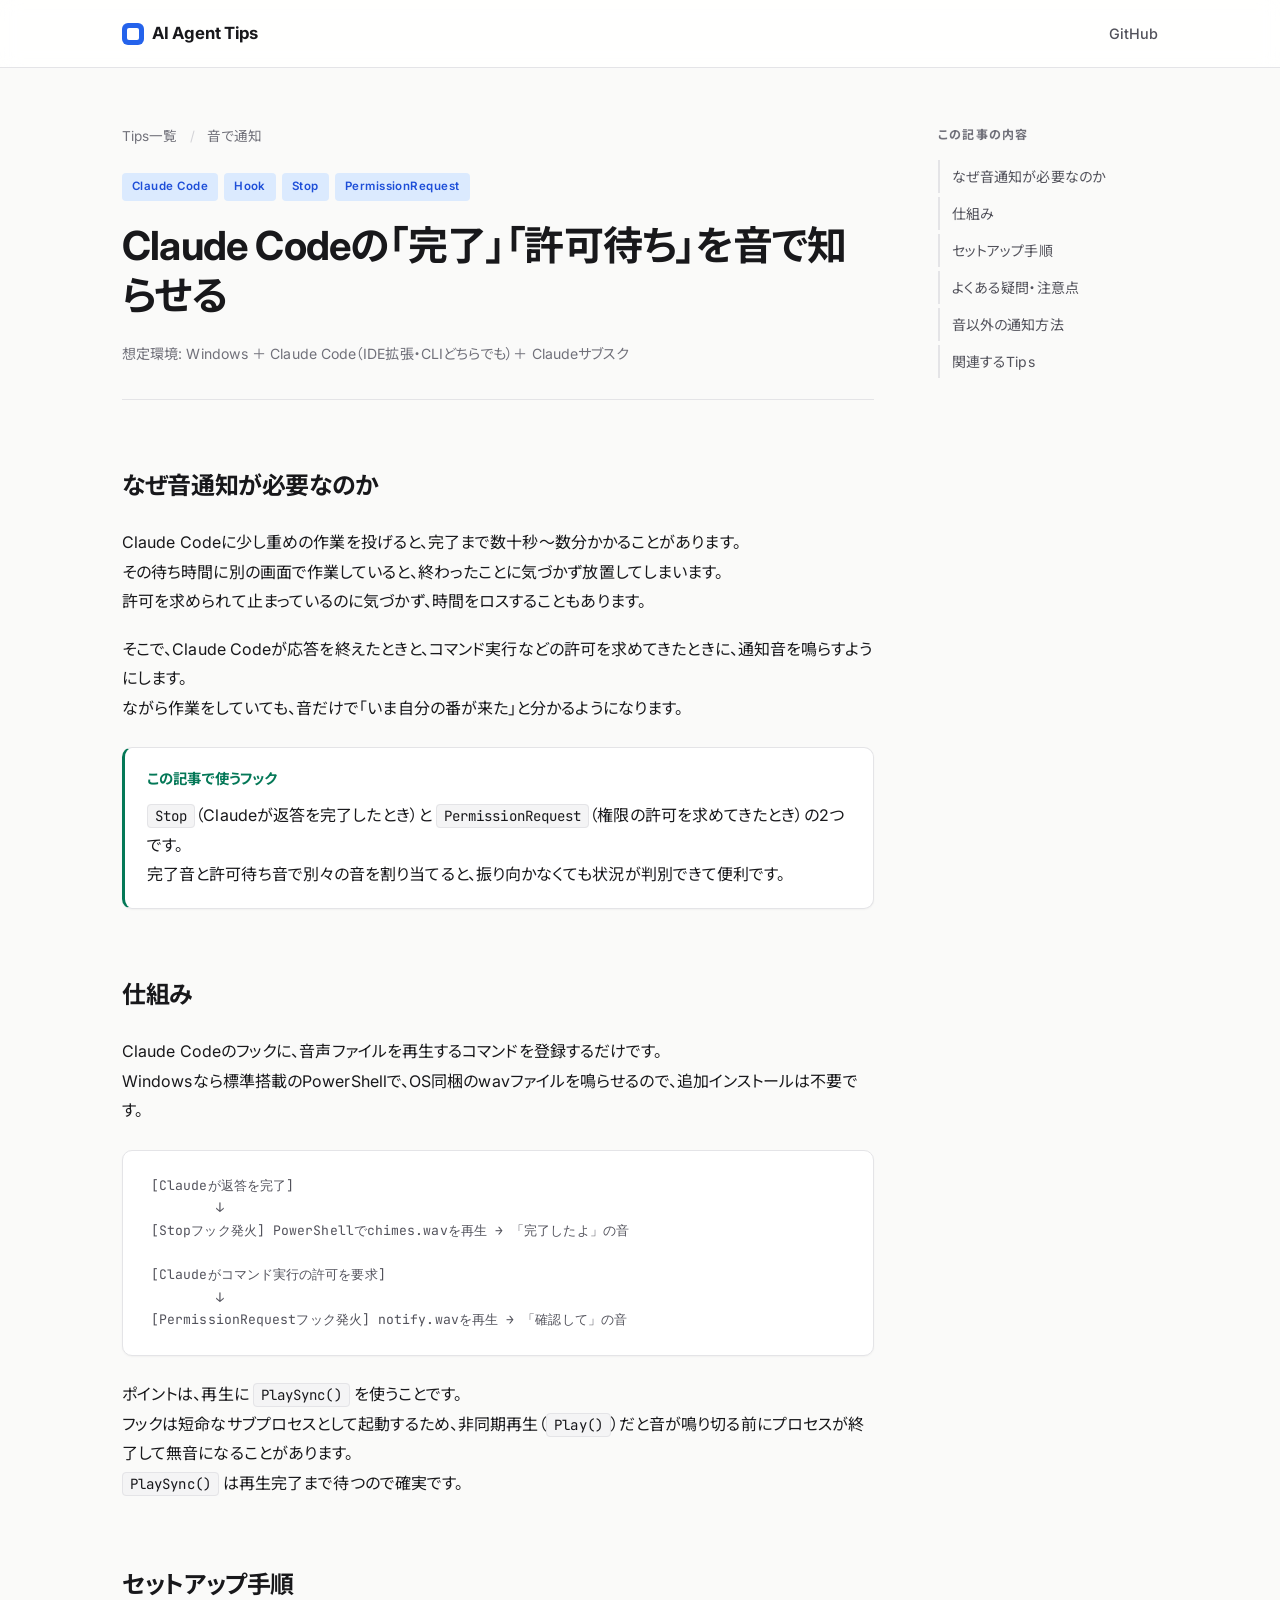
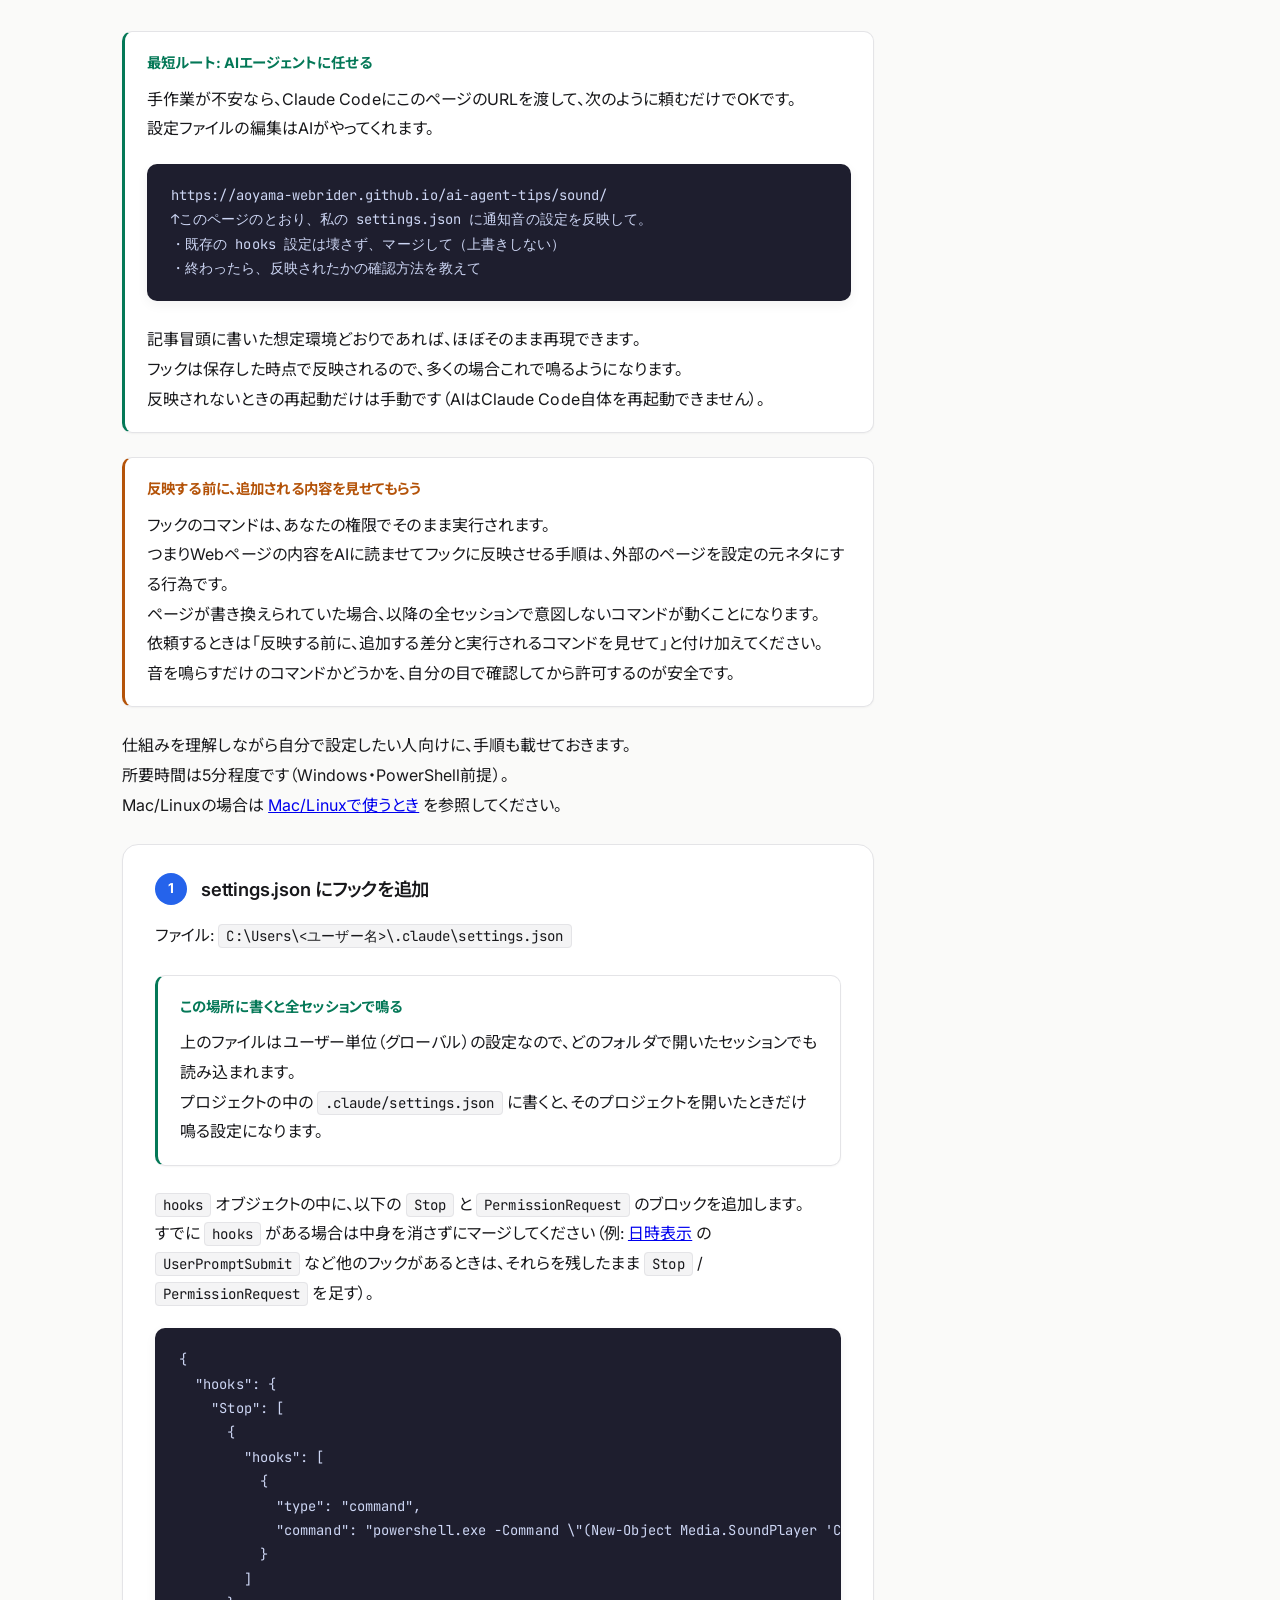
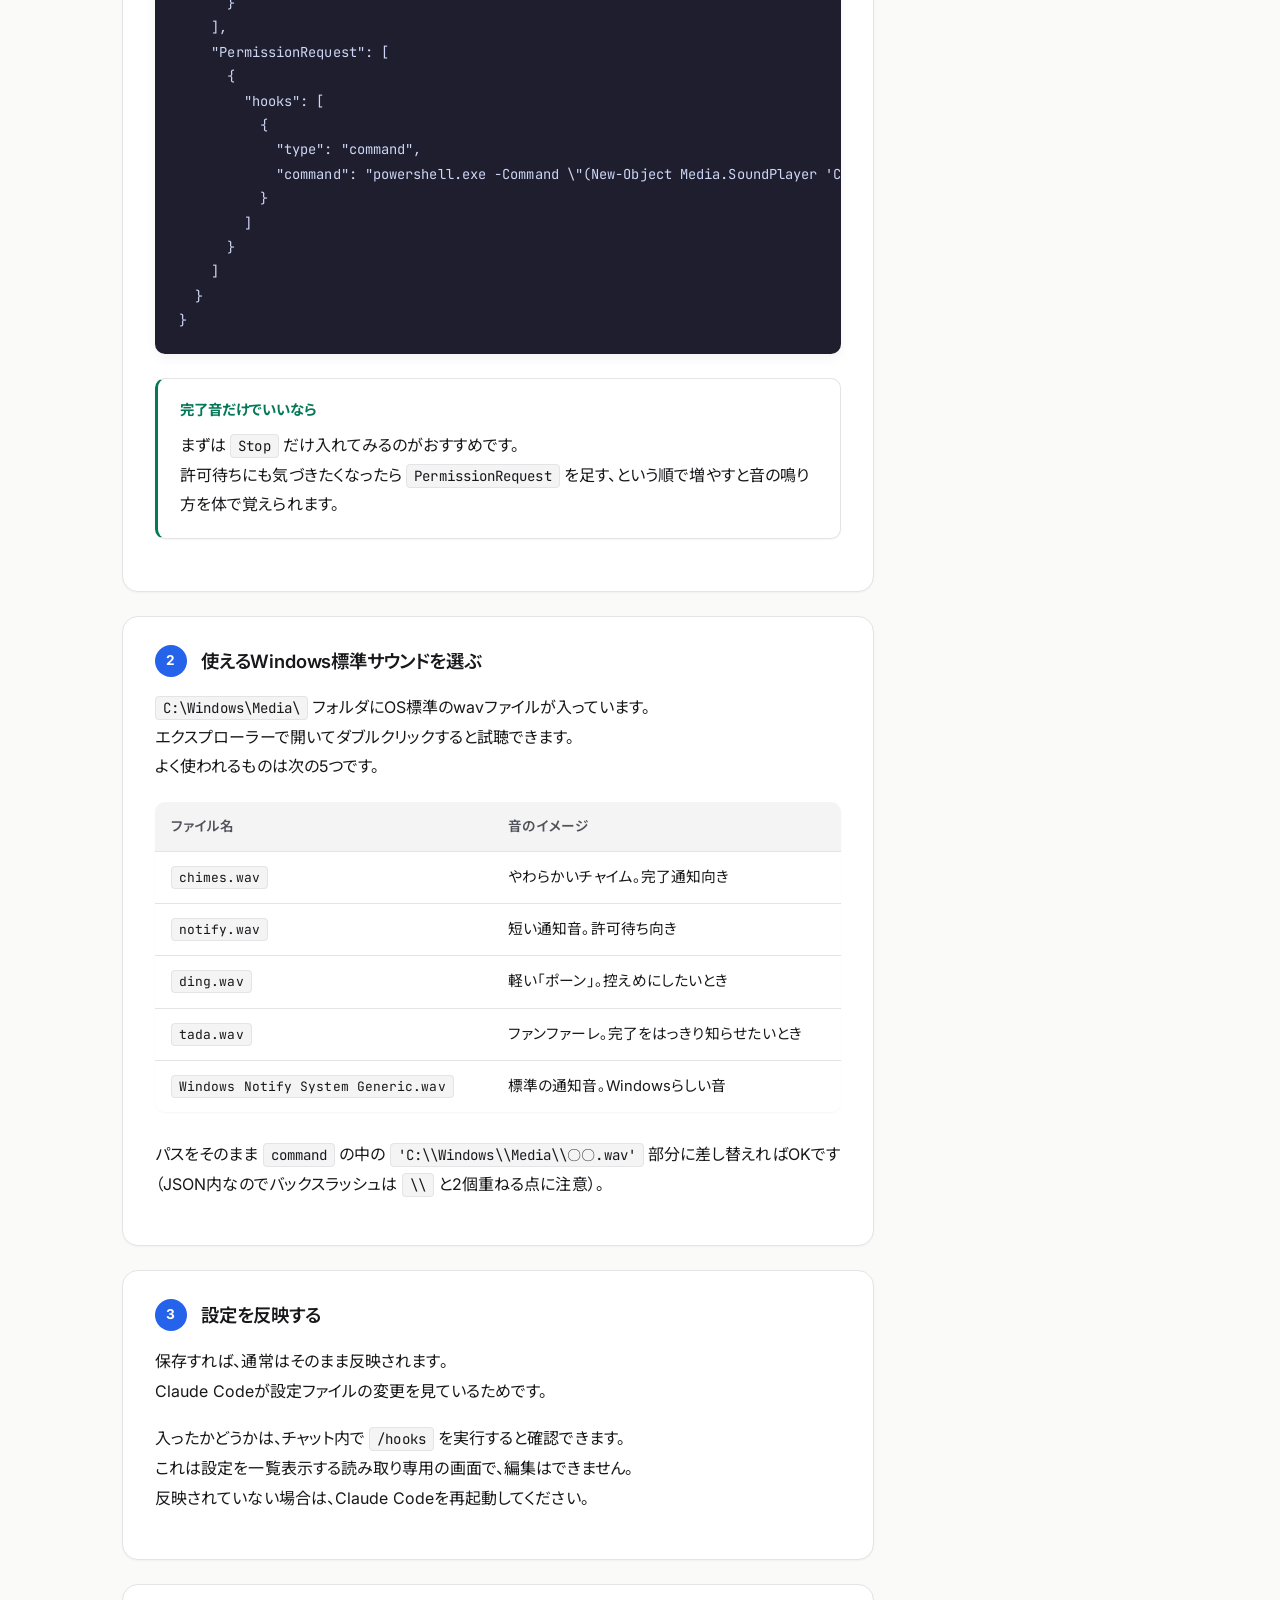
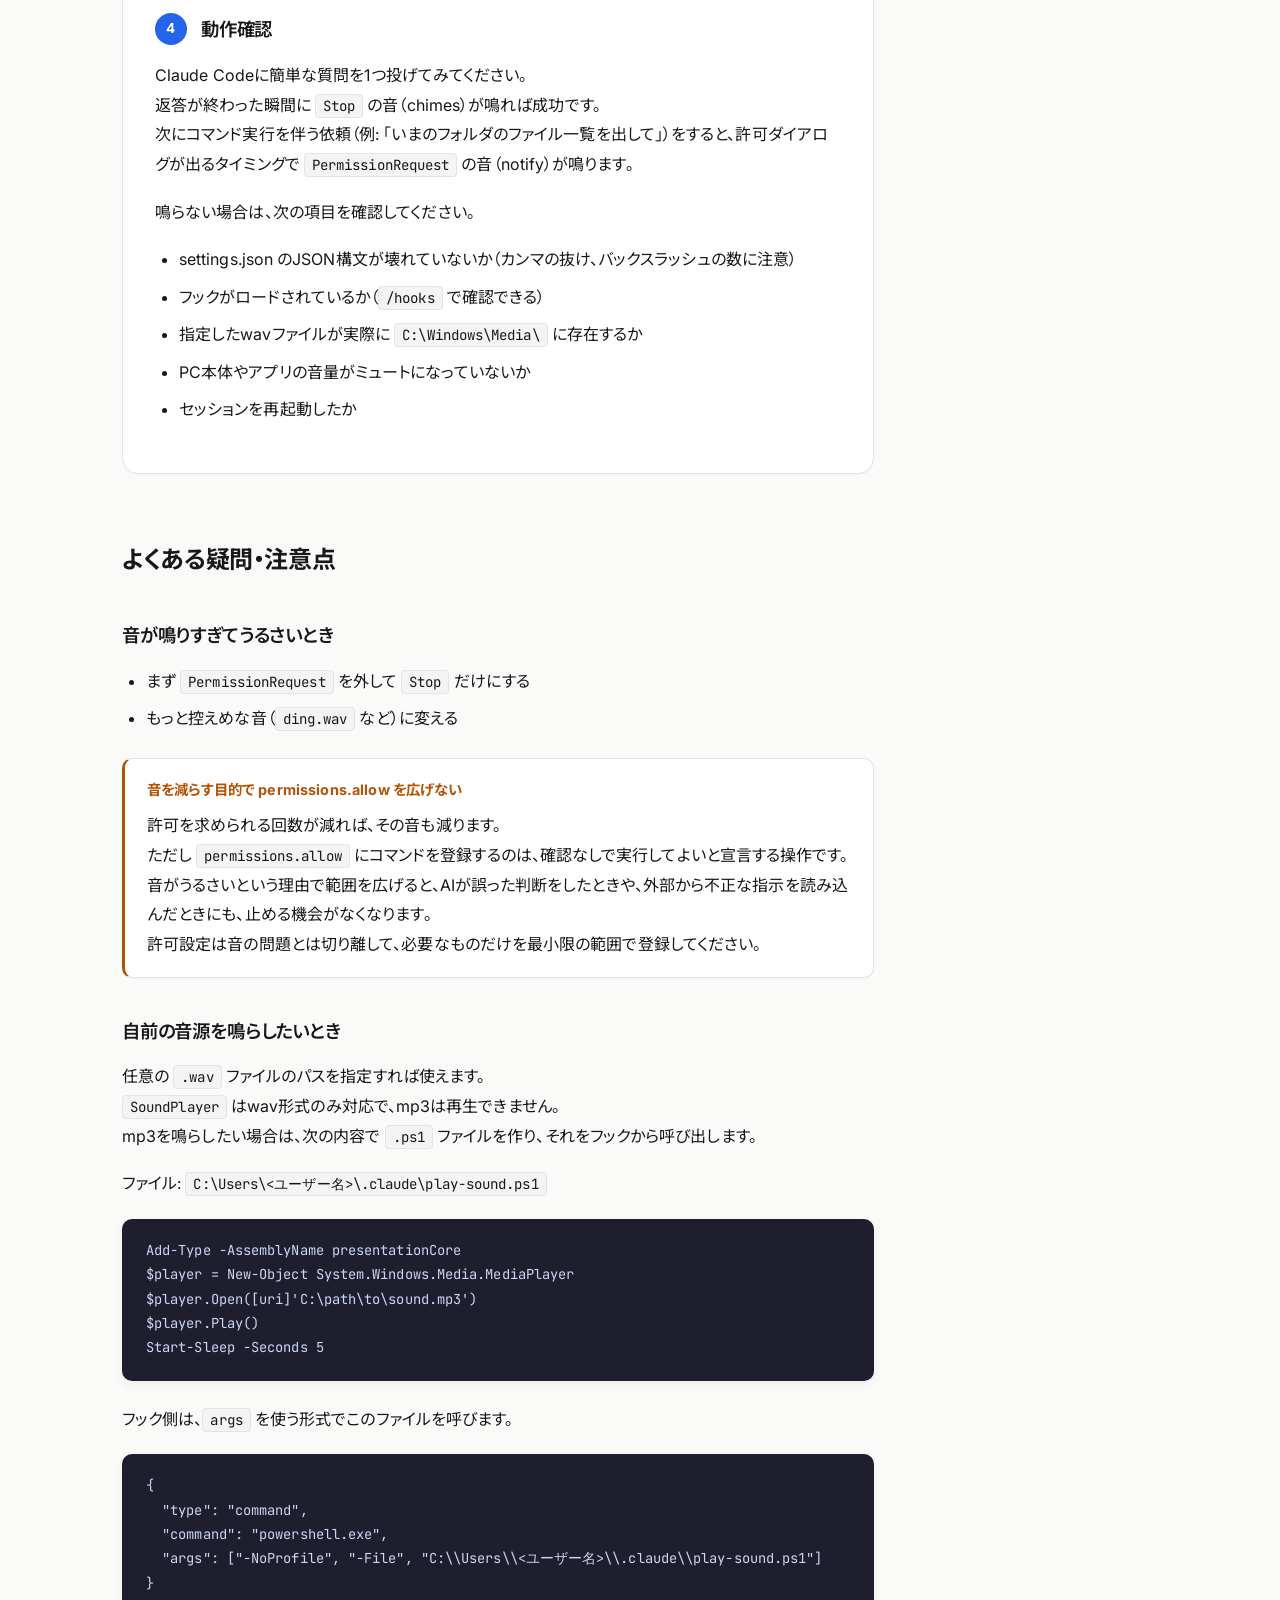
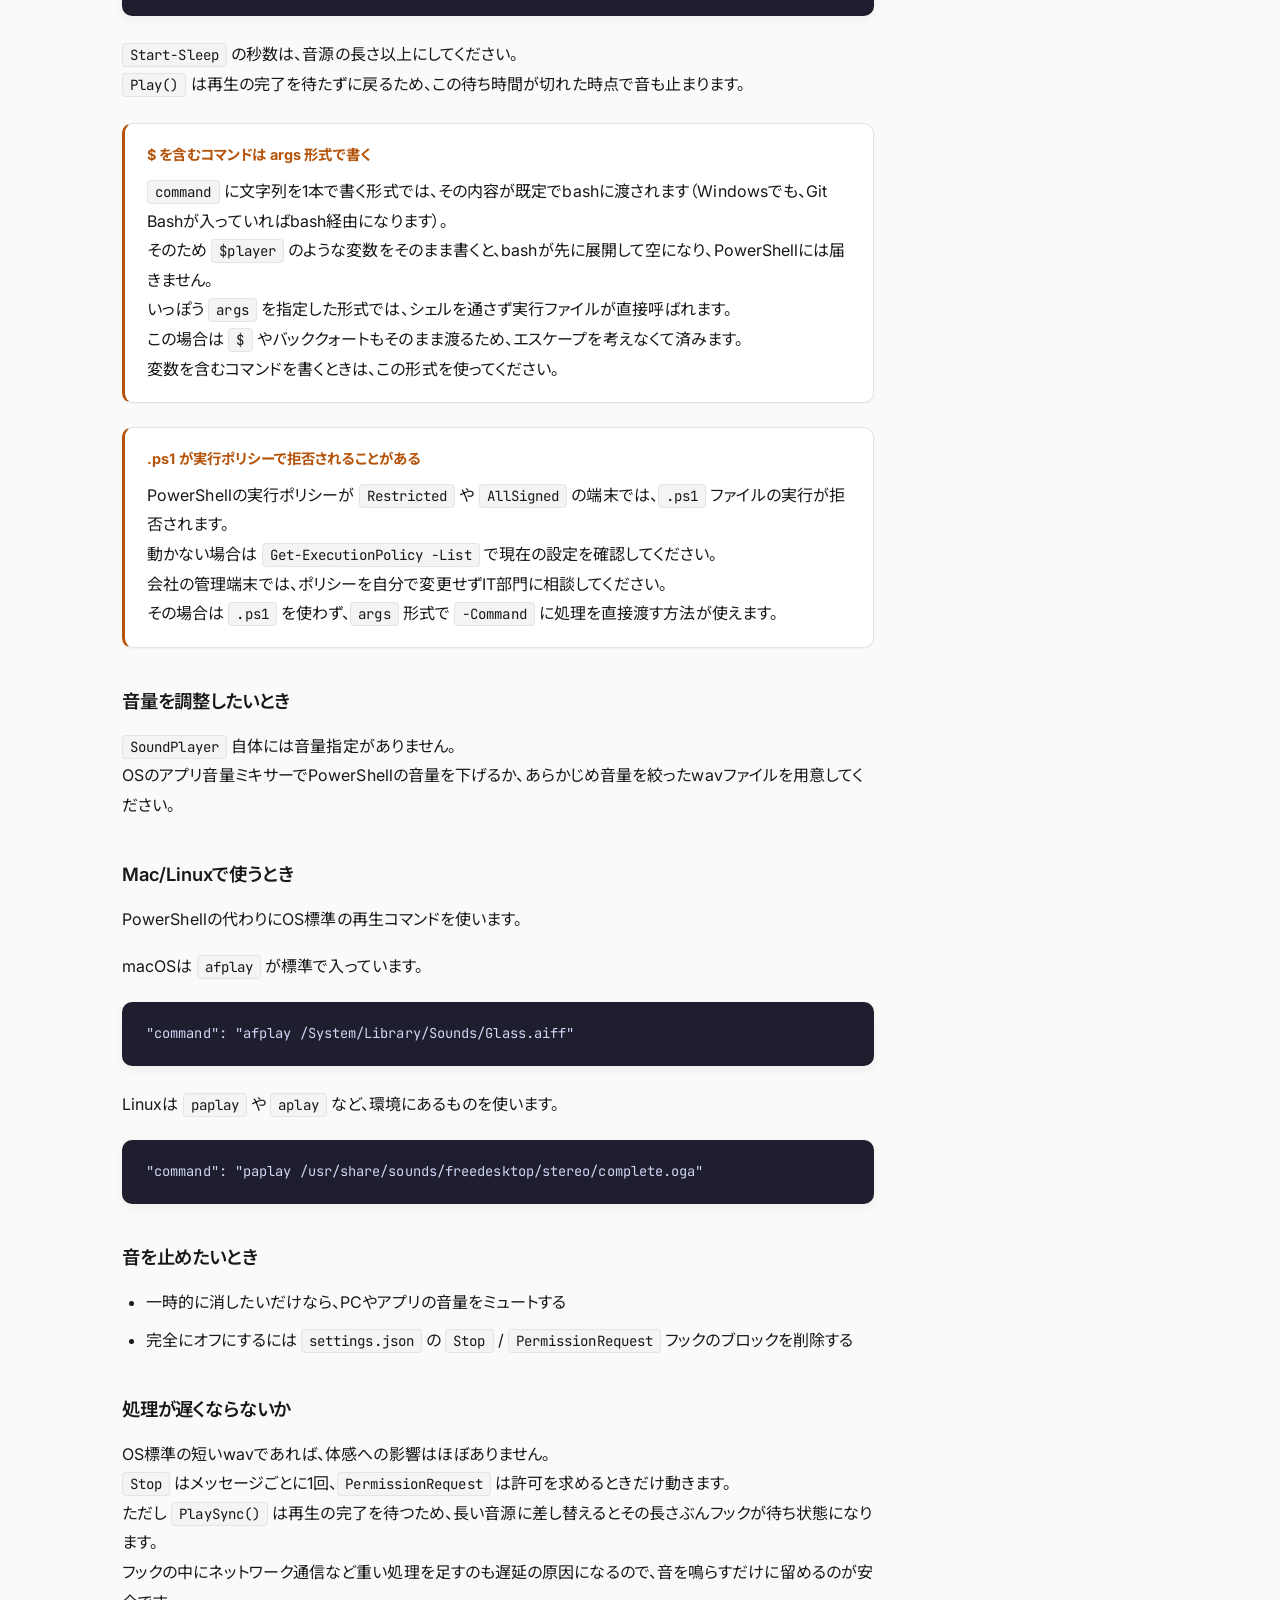
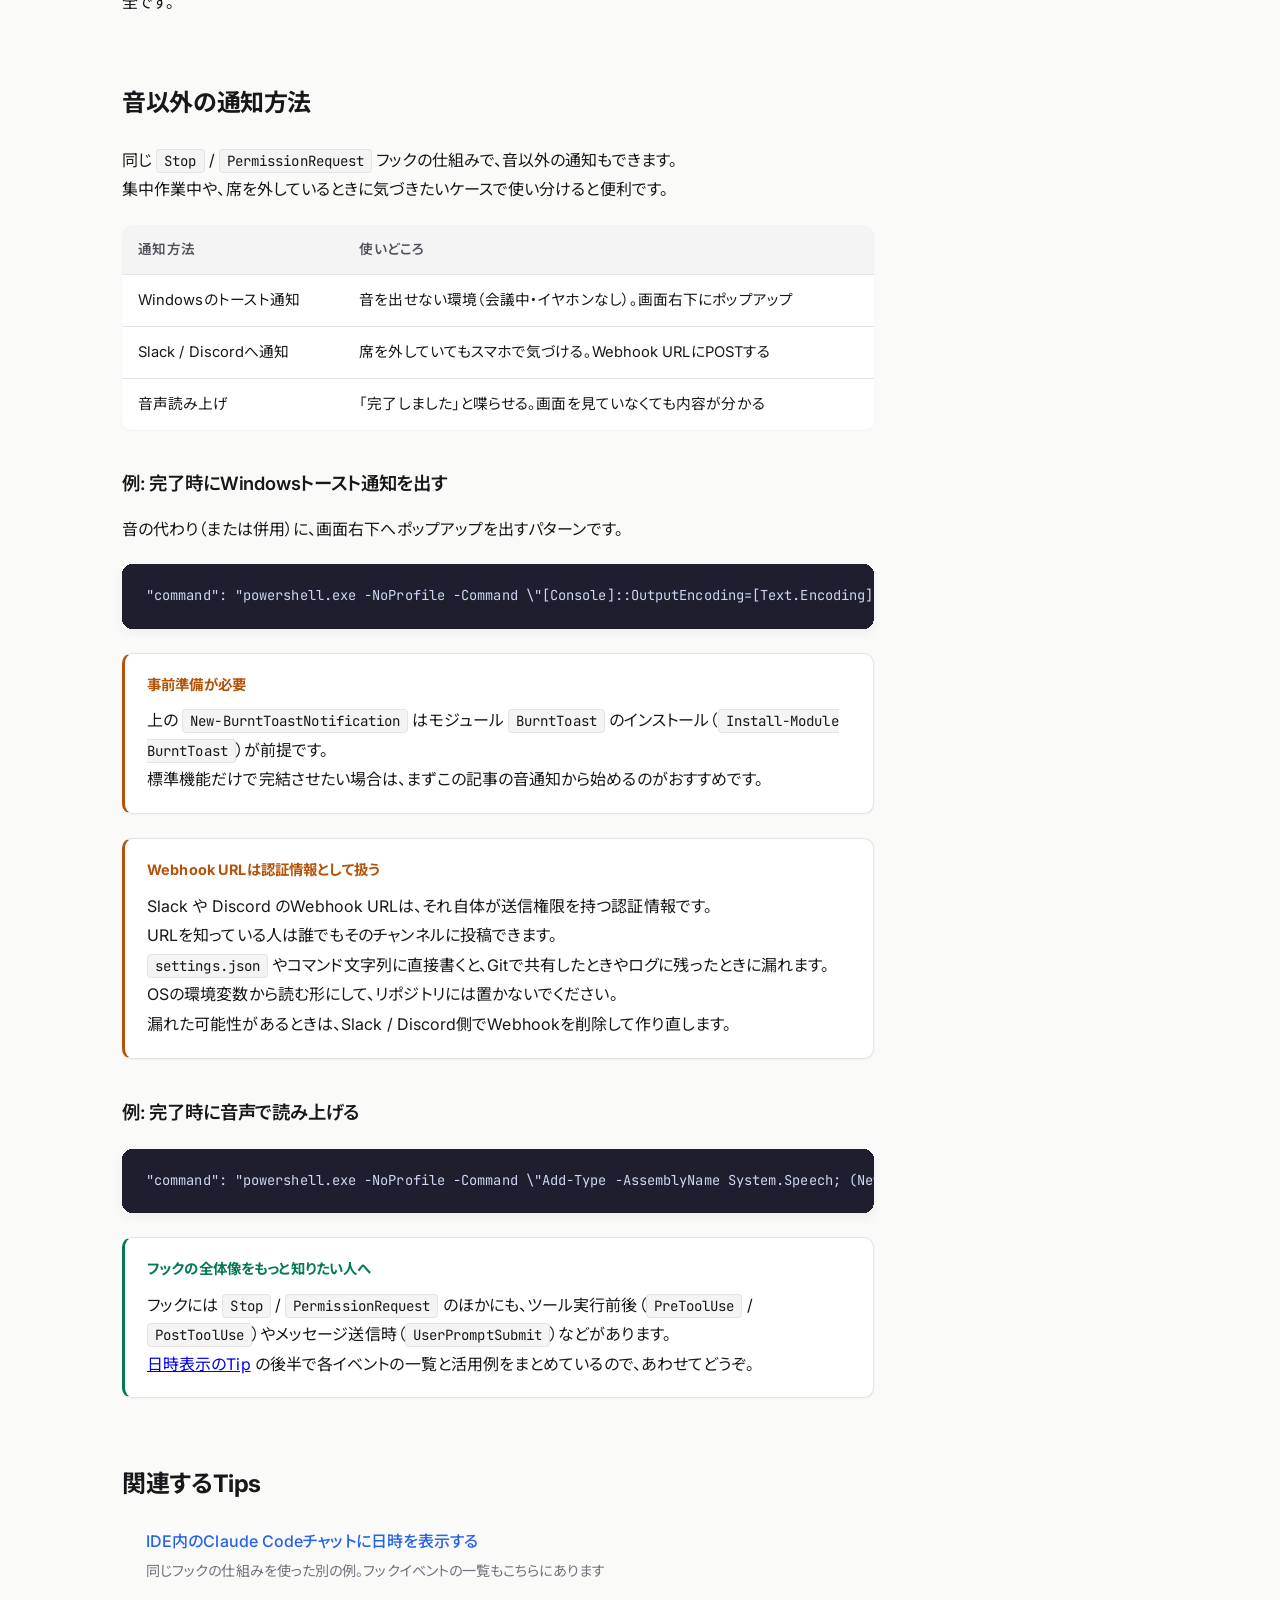
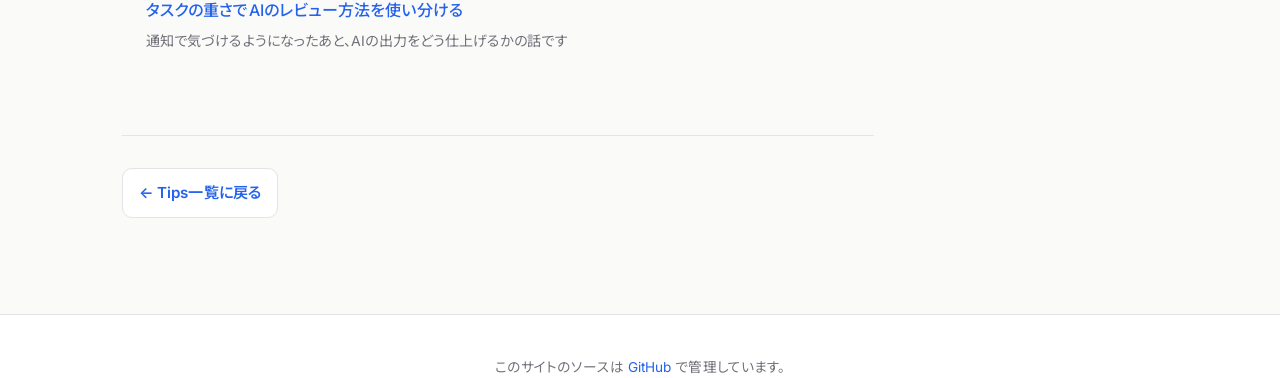
<file: sound/index.html>
<!DOCTYPE html>
<html lang="ja">
<head>
  <meta charset="UTF-8">
  <meta name="viewport" content="width=device-width, initial-scale=1.0">
  <title>Claude Codeの「完了」「許可待ち」を音で知らせる — AI Agent Tips</title>
  <meta name="description" content="StopフックとPermissionRequestフックを使い、Claude Codeの応答完了や権限要求のタイミングで通知音を鳴らす設定方法。ながら作業の取りこぼしを防ぐ。">
  <meta name="robots" content="noindex, nofollow">
  <meta property="og:type" content="article">
  <meta property="og:title" content="Claude Codeの「完了」「許可待ち」を音で知らせる — AI Agent Tips">
  <meta property="og:description" content="StopフックとPermissionRequestフックを使い、Claude Codeの応答完了や権限要求のタイミングで通知音を鳴らす設定方法。ながら作業の取りこぼしを防ぐ。">
  <meta property="og:url" content="https://aoyama-webrider.github.io/ai-agent-tips/sound/">

  <link rel="icon" type="image/png" href="../favicon.png">
  <link rel="apple-touch-icon" href="../favicon.png">

  <link rel="preconnect" href="https://fonts.googleapis.com">
  <link rel="preconnect" href="https://fonts.gstatic.com" crossorigin>
  <link href="https://fonts.googleapis.com/css2?family=Inter:wght@400;500;600;700&family=Noto+Sans+JP:wght@400;500;700&family=JetBrains+Mono:wght@400&display=swap" rel="stylesheet">

  <link rel="stylesheet" href="../assets/style.css">
</head>
<body>
  <header class="site-header">
    <div class="site-header-inner">
      <a href="../" class="logo">
        <span class="logo-mark"></span>
        AI Agent Tips
      </a>
      <nav class="site-nav">
        <a href="https://github.com/aoyama-webrider/ai-agent-tips" target="_blank" rel="noopener">GitHub</a>
      </nav>
    </div>
  </header>

  <div class="layout">
    <main class="article">
      <p class="breadcrumb">
        <a href="../">Tips一覧</a>
        <span class="breadcrumb-sep">/</span>
        <span>音で通知</span>
      </p>

      <header class="article-header">
        <div class="article-tags">
          <span class="article-tag">Claude Code</span>
          <span class="article-tag">Hook</span>
          <span class="article-tag">Stop</span>
          <span class="article-tag">PermissionRequest</span>
        </div>
        <h1 class="article-title">Claude Codeの「完了」「許可待ち」を音で知らせる</h1>
        <div class="article-meta">
          <span class="article-meta-item">想定環境: Windows ＋ Claude Code（IDE拡張・CLIどちらでも）＋ Claudeサブスク</span>
        </div>
      </header>

      <div class="article-content">
        <section id="problem">
          <h2>なぜ音通知が必要なのか</h2>

          <p>Claude Codeに少し重めの作業を投げると、完了まで数十秒〜数分かかることがあります。<br>その待ち時間に別の画面で作業していると、終わったことに気づかず放置してしまいます。<br>許可を求められて止まっているのに気づかず、時間をロスすることもあります。</p>

          <p>そこで、Claude Codeが応答を終えたときと、コマンド実行などの許可を求めてきたときに、通知音を鳴らすようにします。<br>ながら作業をしていても、音だけで「いま自分の番が来た」と分かるようになります。</p>

          <div class="callout callout-tip">
            <p class="callout-title">この記事で使うフック</p>
            <p><code>Stop</code>（Claudeが返答を完了したとき）と <code>PermissionRequest</code>（権限の許可を求めてきたとき）の2つです。<br>完了音と許可待ち音で別々の音を割り当てると、振り向かなくても状況が判別できて便利です。</p>
          </div>
        </section>

        <section id="mechanism">
          <h2>仕組み</h2>

          <p>Claude Codeのフックに、音声ファイルを再生するコマンドを登録するだけです。<br>Windowsなら標準搭載のPowerShellで、OS同梱のwavファイルを鳴らせるので、追加インストールは不要です。</p>

          <div class="diagram">[Claudeが返答を完了]
        ↓
[Stopフック発火] PowerShellでchimes.wavを再生 → 「完了したよ」の音

[Claudeがコマンド実行の許可を要求]
        ↓
[PermissionRequestフック発火] notify.wavを再生 → 「確認して」の音</div>

          <p>ポイントは、再生に <code>PlaySync()</code> を使うことです。<br>フックは短命なサブプロセスとして起動するため、非同期再生（<code>Play()</code>）だと音が鳴り切る前にプロセスが終了して無音になることがあります。<br><code>PlaySync()</code> は再生完了まで待つので確実です。</p>
        </section>

        <section id="setup">
          <h2>セットアップ手順</h2>

          <div class="callout callout-tip">
            <p class="callout-title">最短ルート: AIエージェントに任せる</p>
            <p>手作業が不安なら、Claude CodeにこのページのURLを渡して、次のように頼むだけでOKです。<br>設定ファイルの編集はAIがやってくれます。</p>
            <pre><code>https://aoyama-webrider.github.io/ai-agent-tips/sound/
↑このページのとおり、私の settings.json に通知音の設定を反映して。
・既存の hooks 設定は壊さず、マージして（上書きしない）
・終わったら、反映されたかの確認方法を教えて</code></pre>
            <p>記事冒頭に書いた想定環境どおりであれば、ほぼそのまま再現できます。<br>フックは保存した時点で反映されるので、多くの場合これで鳴るようになります。<br>反映されないときの再起動だけは手動です（AIはClaude Code自体を再起動できません）。</p>
          </div>

          <div class="callout callout-warn">
            <p class="callout-title">反映する前に、追加される内容を見せてもらう</p>
            <p>フックのコマンドは、あなたの権限でそのまま実行されます。<br>つまりWebページの内容をAIに読ませてフックに反映させる手順は、外部のページを設定の元ネタにする行為です。<br>ページが書き換えられていた場合、以降の全セッションで意図しないコマンドが動くことになります。<br>依頼するときは「反映する前に、追加する差分と実行されるコマンドを見せて」と付け加えてください。<br>音を鳴らすだけのコマンドかどうかを、自分の目で確認してから許可するのが安全です。</p>
          </div>

          <p>仕組みを理解しながら自分で設定したい人向けに、手順も載せておきます。<br>所要時間は5分程度です（Windows・PowerShell前提）。<br>Mac/Linuxの場合は <a href="#mac-linux">Mac/Linuxで使うとき</a> を参照してください。</p>

          <div class="step">
            <div class="step-header">
              <span class="step-num">1</span>
              <h3 class="step-title">settings.json にフックを追加</h3>
            </div>

            <p>ファイル: <code>C:\Users\&lt;ユーザー名&gt;\.claude\settings.json</code></p>

            <div class="callout callout-tip">
              <p class="callout-title">この場所に書くと全セッションで鳴る</p>
              <p>上のファイルはユーザー単位（グローバル）の設定なので、どのフォルダで開いたセッションでも読み込まれます。<br>プロジェクトの中の <code>.claude/settings.json</code> に書くと、そのプロジェクトを開いたときだけ鳴る設定になります。</p>
            </div>

            <p><code>hooks</code> オブジェクトの中に、以下の <code>Stop</code> と <code>PermissionRequest</code> のブロックを追加します。<br>すでに <code>hooks</code> がある場合は中身を消さずにマージしてください（例: <a href="../timestamp/">日時表示</a> の <code>UserPromptSubmit</code> など他のフックがあるときは、それらを残したまま <code>Stop</code> / <code>PermissionRequest</code> を足す）。</p>

            <pre><code>{
  "hooks": {
    "Stop": [
      {
        "hooks": [
          {
            "type": "command",
            "command": "powershell.exe -Command \"(New-Object Media.SoundPlayer 'C:\\Windows\\Media\\chimes.wav').PlaySync()\""
          }
        ]
      }
    ],
    "PermissionRequest": [
      {
        "hooks": [
          {
            "type": "command",
            "command": "powershell.exe -Command \"(New-Object Media.SoundPlayer 'C:\\Windows\\Media\\notify.wav').PlaySync()\""
          }
        ]
      }
    ]
  }
}</code></pre>

            <div class="callout callout-tip">
              <p class="callout-title">完了音だけでいいなら</p>
              <p>まずは <code>Stop</code> だけ入れてみるのがおすすめです。<br>許可待ちにも気づきたくなったら <code>PermissionRequest</code> を足す、という順で増やすと音の鳴り方を体で覚えられます。</p>
            </div>
          </div>

          <div class="step">
            <div class="step-header">
              <span class="step-num">2</span>
              <h3 class="step-title">使えるWindows標準サウンドを選ぶ</h3>
            </div>

            <p><code>C:\Windows\Media\</code> フォルダにOS標準のwavファイルが入っています。<br>エクスプローラーで開いてダブルクリックすると試聴できます。<br>よく使われるものは次の5つです。</p>

            <div class="table-wrap">
              <table>
                <thead>
                  <tr>
                    <th scope="col">ファイル名</th>
                    <th scope="col">音のイメージ</th>
                  </tr>
                </thead>
                <tbody>
                  <tr>
                    <td><code>chimes.wav</code></td>
                    <td>やわらかいチャイム。完了通知向き</td>
                  </tr>
                  <tr>
                    <td><code>notify.wav</code></td>
                    <td>短い通知音。許可待ち向き</td>
                  </tr>
                  <tr>
                    <td><code>ding.wav</code></td>
                    <td>軽い「ポーン」。控えめにしたいとき</td>
                  </tr>
                  <tr>
                    <td><code>tada.wav</code></td>
                    <td>ファンファーレ。完了をはっきり知らせたいとき</td>
                  </tr>
                  <tr>
                    <td><code>Windows Notify System Generic.wav</code></td>
                    <td>標準の通知音。Windowsらしい音</td>
                  </tr>
                </tbody>
              </table>
            </div>

            <p>パスをそのまま <code>command</code> の中の <code>'C:\\Windows\\Media\\〇〇.wav'</code> 部分に差し替えればOKです（JSON内なのでバックスラッシュは <code>\\</code> と2個重ねる点に注意）。</p>
          </div>

          <div class="step">
            <div class="step-header">
              <span class="step-num">3</span>
              <h3 class="step-title">設定を反映する</h3>
            </div>

            <p>保存すれば、通常はそのまま反映されます。<br>Claude Codeが設定ファイルの変更を見ているためです。</p>

            <p>入ったかどうかは、チャット内で <code>/hooks</code> を実行すると確認できます。<br>これは設定を一覧表示する読み取り専用の画面で、編集はできません。<br>反映されていない場合は、Claude Codeを再起動してください。</p>
          </div>

          <div class="step">
            <div class="step-header">
              <span class="step-num">4</span>
              <h3 class="step-title">動作確認</h3>
            </div>

            <p>Claude Codeに簡単な質問を1つ投げてみてください。<br>返答が終わった瞬間に <code>Stop</code> の音（chimes）が鳴れば成功です。<br>次にコマンド実行を伴う依頼（例: 「いまのフォルダのファイル一覧を出して」）をすると、許可ダイアログが出るタイミングで <code>PermissionRequest</code> の音（notify）が鳴ります。</p>

            <p>鳴らない場合は、次の項目を確認してください。</p>
            <ul>
              <li>settings.json のJSON構文が壊れていないか（カンマの抜け、バックスラッシュの数に注意）</li>
              <li>フックがロードされているか（<code>/hooks</code> で確認できる）</li>
              <li>指定したwavファイルが実際に <code>C:\Windows\Media\</code> に存在するか</li>
              <li>PC本体やアプリの音量がミュートになっていないか</li>
              <li>セッションを再起動したか</li>
            </ul>
          </div>
        </section>

        <section id="faq">
          <h2>よくある疑問・注意点</h2>

          <h3>音が鳴りすぎてうるさいとき</h3>
          <ul>
            <li>まず <code>PermissionRequest</code> を外して <code>Stop</code> だけにする</li>
            <li>もっと控えめな音（<code>ding.wav</code> など）に変える</li>
          </ul>

          <div class="callout callout-warn">
            <p class="callout-title">音を減らす目的で permissions.allow を広げない</p>
            <p>許可を求められる回数が減れば、その音も減ります。<br>ただし <code>permissions.allow</code> にコマンドを登録するのは、確認なしで実行してよいと宣言する操作です。<br>音がうるさいという理由で範囲を広げると、AIが誤った判断をしたときや、外部から不正な指示を読み込んだときにも、止める機会がなくなります。<br>許可設定は音の問題とは切り離して、必要なものだけを最小限の範囲で登録してください。</p>
          </div>

          <h3>自前の音源を鳴らしたいとき</h3>
          <p>任意の <code>.wav</code> ファイルのパスを指定すれば使えます。<br><code>SoundPlayer</code> はwav形式のみ対応で、mp3は再生できません。<br>mp3を鳴らしたい場合は、次の内容で <code>.ps1</code> ファイルを作り、それをフックから呼び出します。</p>

          <p>ファイル: <code>C:\Users\&lt;ユーザー名&gt;\.claude\play-sound.ps1</code></p>

          <pre><code>Add-Type -AssemblyName presentationCore
$player = New-Object System.Windows.Media.MediaPlayer
$player.Open([uri]'C:\path\to\sound.mp3')
$player.Play()
Start-Sleep -Seconds 5</code></pre>

          <p>フック側は、<code>args</code> を使う形式でこのファイルを呼びます。</p>

          <pre><code>{
  "type": "command",
  "command": "powershell.exe",
  "args": ["-NoProfile", "-File", "C:\\Users\\&lt;ユーザー名&gt;\\.claude\\play-sound.ps1"]
}</code></pre>

          <p><code>Start-Sleep</code> の秒数は、音源の長さ以上にしてください。<br><code>Play()</code> は再生の完了を待たずに戻るため、この待ち時間が切れた時点で音も止まります。</p>

          <div class="callout callout-warn">
            <p class="callout-title">$ を含むコマンドは args 形式で書く</p>
            <p><code>command</code> に文字列を1本で書く形式では、その内容が既定でbashに渡されます（Windowsでも、Git Bashが入っていればbash経由になります）。<br>そのため <code>$player</code> のような変数をそのまま書くと、bashが先に展開して空になり、PowerShellには届きません。<br>いっぽう <code>args</code> を指定した形式では、シェルを通さず実行ファイルが直接呼ばれます。<br>この場合は <code>$</code> やバッククォートもそのまま渡るため、エスケープを考えなくて済みます。<br>変数を含むコマンドを書くときは、この形式を使ってください。</p>
          </div>

          <div class="callout callout-warn">
            <p class="callout-title">.ps1 が実行ポリシーで拒否されることがある</p>
            <p>PowerShellの実行ポリシーが <code>Restricted</code> や <code>AllSigned</code> の端末では、<code>.ps1</code> ファイルの実行が拒否されます。<br>動かない場合は <code>Get-ExecutionPolicy -List</code> で現在の設定を確認してください。<br>会社の管理端末では、ポリシーを自分で変更せずIT部門に相談してください。<br>その場合は <code>.ps1</code> を使わず、<code>args</code> 形式で <code>-Command</code> に処理を直接渡す方法が使えます。</p>
          </div>

          <h3>音量を調整したいとき</h3>
          <p><code>SoundPlayer</code> 自体には音量指定がありません。<br>OSのアプリ音量ミキサーでPowerShellの音量を下げるか、あらかじめ音量を絞ったwavファイルを用意してください。</p>

          <h3 id="mac-linux">Mac/Linuxで使うとき</h3>
          <p>PowerShellの代わりにOS標準の再生コマンドを使います。</p>
          <p>macOSは <code>afplay</code> が標準で入っています。</p>
          <pre><code>"command": "afplay /System/Library/Sounds/Glass.aiff"</code></pre>
          <p>Linuxは <code>paplay</code> や <code>aplay</code> など、環境にあるものを使います。</p>
          <pre><code>"command": "paplay /usr/share/sounds/freedesktop/stereo/complete.oga"</code></pre>

          <h3>音を止めたいとき</h3>
          <ul>
            <li>一時的に消したいだけなら、PCやアプリの音量をミュートする</li>
            <li>完全にオフにするには <code>settings.json</code> の <code>Stop</code> / <code>PermissionRequest</code> フックのブロックを削除する</li>
          </ul>

          <h3>処理が遅くならないか</h3>
          <p>OS標準の短いwavであれば、体感への影響はほぼありません。<br><code>Stop</code> はメッセージごとに1回、<code>PermissionRequest</code> は許可を求めるときだけ動きます。<br>ただし <code>PlaySync()</code> は再生の完了を待つため、長い音源に差し替えるとその長さぶんフックが待ち状態になります。<br>フックの中にネットワーク通信など重い処理を足すのも遅延の原因になるので、音を鳴らすだけに留めるのが安全です。</p>
        </section>

        <section id="applications">
          <h2>音以外の通知方法</h2>

          <p>同じ <code>Stop</code> / <code>PermissionRequest</code> フックの仕組みで、音以外の通知もできます。<br>集中作業中や、席を外しているときに気づきたいケースで使い分けると便利です。</p>

          <div class="table-wrap">
            <table>
              <thead>
                <tr>
                  <th scope="col">通知方法</th>
                  <th scope="col">使いどころ</th>
                </tr>
              </thead>
              <tbody>
                <tr>
                  <td>Windowsのトースト通知</td>
                  <td>音を出せない環境（会議中・イヤホンなし）。画面右下にポップアップ</td>
                </tr>
                <tr>
                  <td>Slack / Discordへ通知</td>
                  <td>席を外していてもスマホで気づける。Webhook URLにPOSTする</td>
                </tr>
                <tr>
                  <td>音声読み上げ</td>
                  <td>「完了しました」と喋らせる。画面を見ていなくても内容が分かる</td>
                </tr>
              </tbody>
            </table>
          </div>

          <h3>例: 完了時にWindowsトースト通知を出す</h3>
          <p>音の代わり（または併用）に、画面右下へポップアップを出すパターンです。</p>
          <pre><code>"command": "powershell.exe -NoProfile -Command \"[Console]::OutputEncoding=[Text.Encoding]::UTF8; New-BurntToastNotification -Text 'Claude Code', '応答が完了しました'\""</code></pre>
          <div class="callout callout-warn">
            <p class="callout-title">事前準備が必要</p>
            <p>上の <code>New-BurntToastNotification</code> はモジュール <code>BurntToast</code> のインストール（<code>Install-Module BurntToast</code>）が前提です。<br>標準機能だけで完結させたい場合は、まずこの記事の音通知から始めるのがおすすめです。</p>
          </div>

          <div class="callout callout-warn">
            <p class="callout-title">Webhook URLは認証情報として扱う</p>
            <p>Slack や Discord のWebhook URLは、それ自体が送信権限を持つ認証情報です。<br>URLを知っている人は誰でもそのチャンネルに投稿できます。<br><code>settings.json</code> やコマンド文字列に直接書くと、Gitで共有したときやログに残ったときに漏れます。<br>OSの環境変数から読む形にして、リポジトリには置かないでください。<br>漏れた可能性があるときは、Slack / Discord側でWebhookを削除して作り直します。</p>
          </div>

          <h3>例: 完了時に音声で読み上げる</h3>
          <pre><code>"command": "powershell.exe -NoProfile -Command \"Add-Type -AssemblyName System.Speech; (New-Object System.Speech.Synthesis.SpeechSynthesizer).Speak('完了しました')\""</code></pre>

          <div class="callout callout-tip">
            <p class="callout-title">フックの全体像をもっと知りたい人へ</p>
            <p>フックには <code>Stop</code> / <code>PermissionRequest</code> のほかにも、ツール実行前後（<code>PreToolUse</code> / <code>PostToolUse</code>）やメッセージ送信時（<code>UserPromptSubmit</code>）などがあります。<br><a href="../timestamp/">日時表示のTip</a> の後半で各イベントの一覧と活用例をまとめているので、あわせてどうぞ。</p>
          </div>
        </section>

        <section id="related">
          <h2>関連するTips</h2>

          <ul class="link-list">
            <li><a href="../timestamp/">IDE内のClaude Codeチャットに日時を表示する</a><br><span>同じフックの仕組みを使った別の例。フックイベントの一覧もこちらにあります</span></li>
            <li><a href="../review-strategy/">タスクの重さでAIのレビュー方法を使い分ける</a><br><span>通知で気づけるようになったあと、AIの出力をどう仕上げるかの話です</span></li>
          </ul>
        </section>
      </div>

      <footer class="article-footer">
        <a href="../" class="back-link">← Tips一覧に戻る</a>
      </footer>
    </main>

    <nav class="toc-sidebar" aria-label="この記事の内容">
      <p class="toc-title">この記事の内容</p>
      <ul class="toc-list">
        <li><a href="#problem">なぜ音通知が必要なのか</a></li>
        <li><a href="#mechanism">仕組み</a></li>
        <li><a href="#setup">セットアップ手順</a></li>
        <li><a href="#faq">よくある疑問・注意点</a></li>
        <li><a href="#applications">音以外の通知方法</a></li>
        <li><a href="#related">関連するTips</a></li>
      </ul>
    </nav>
  </div>

  <footer class="site-footer">
    <p>このサイトのソースは <a href="https://github.com/aoyama-webrider/ai-agent-tips" target="_blank" rel="noopener">GitHub</a> で管理しています。</p>
  </footer>
</body>
</html>
</file>
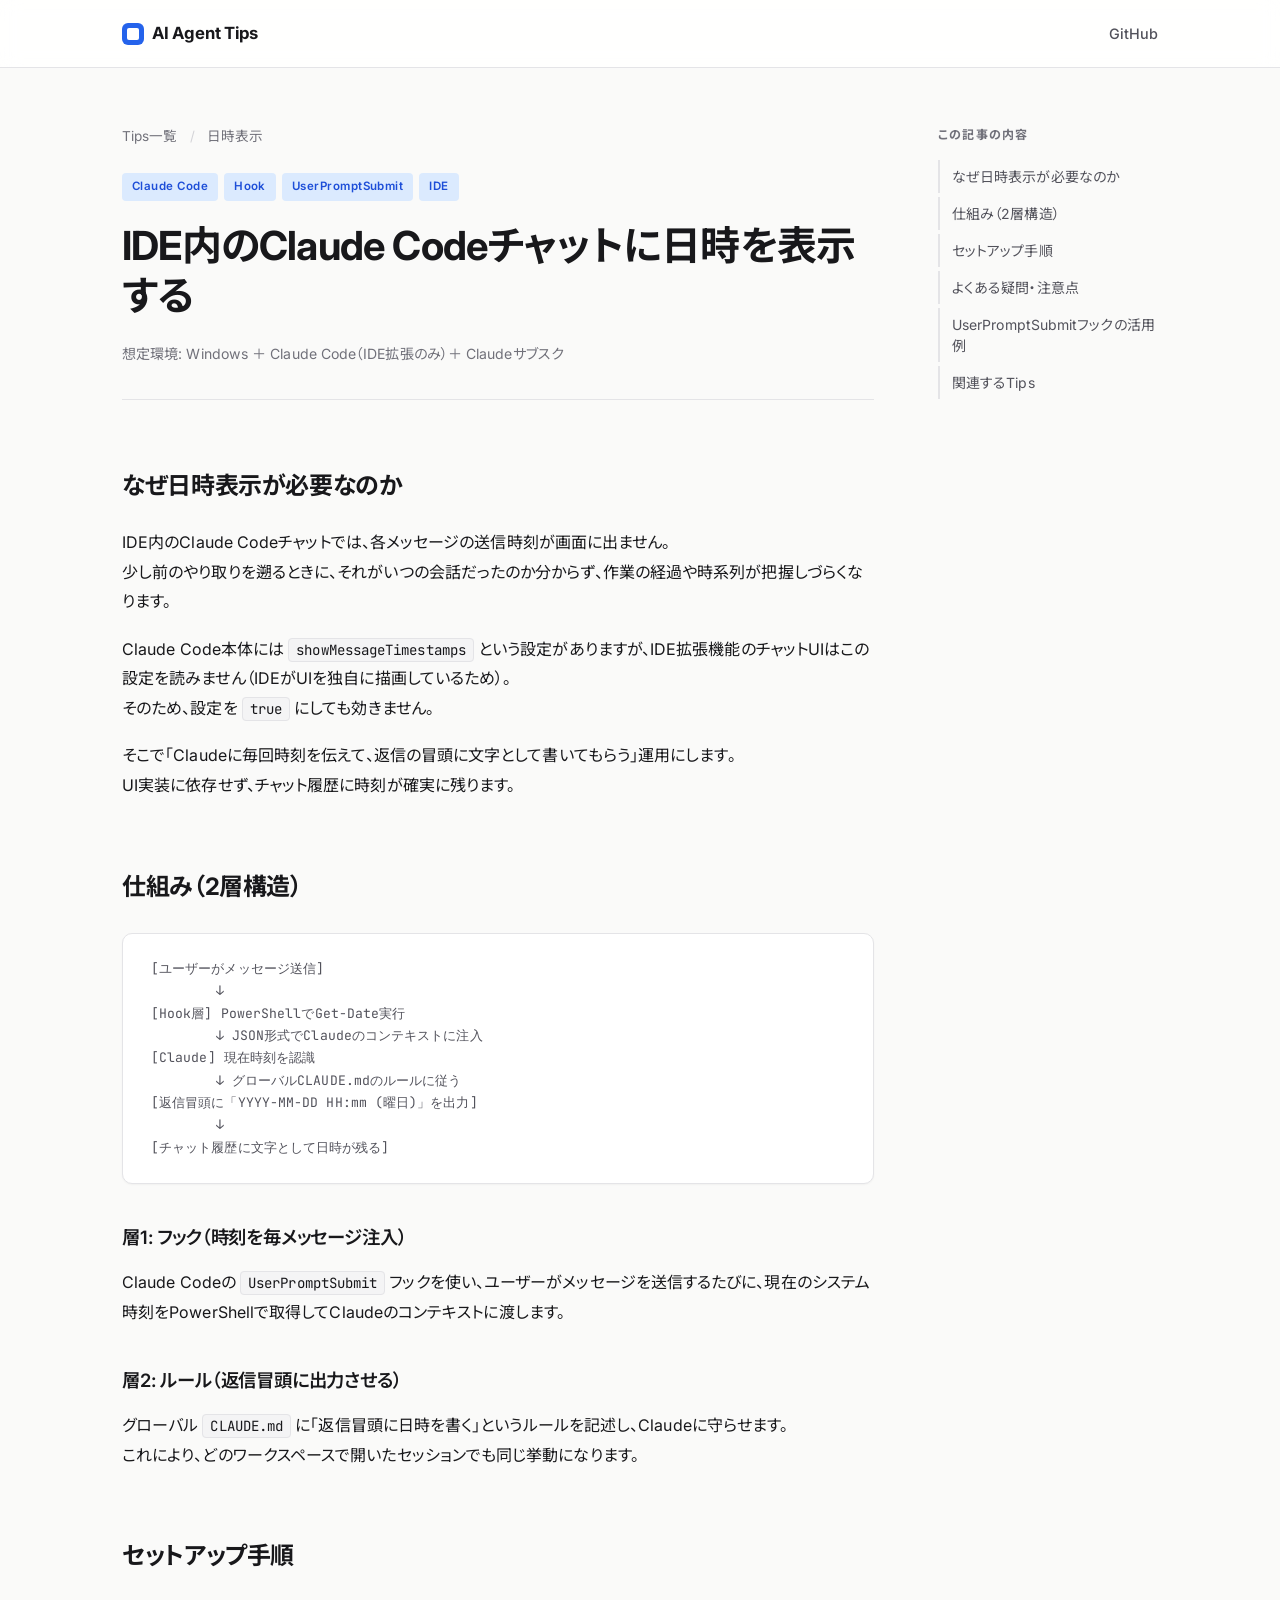
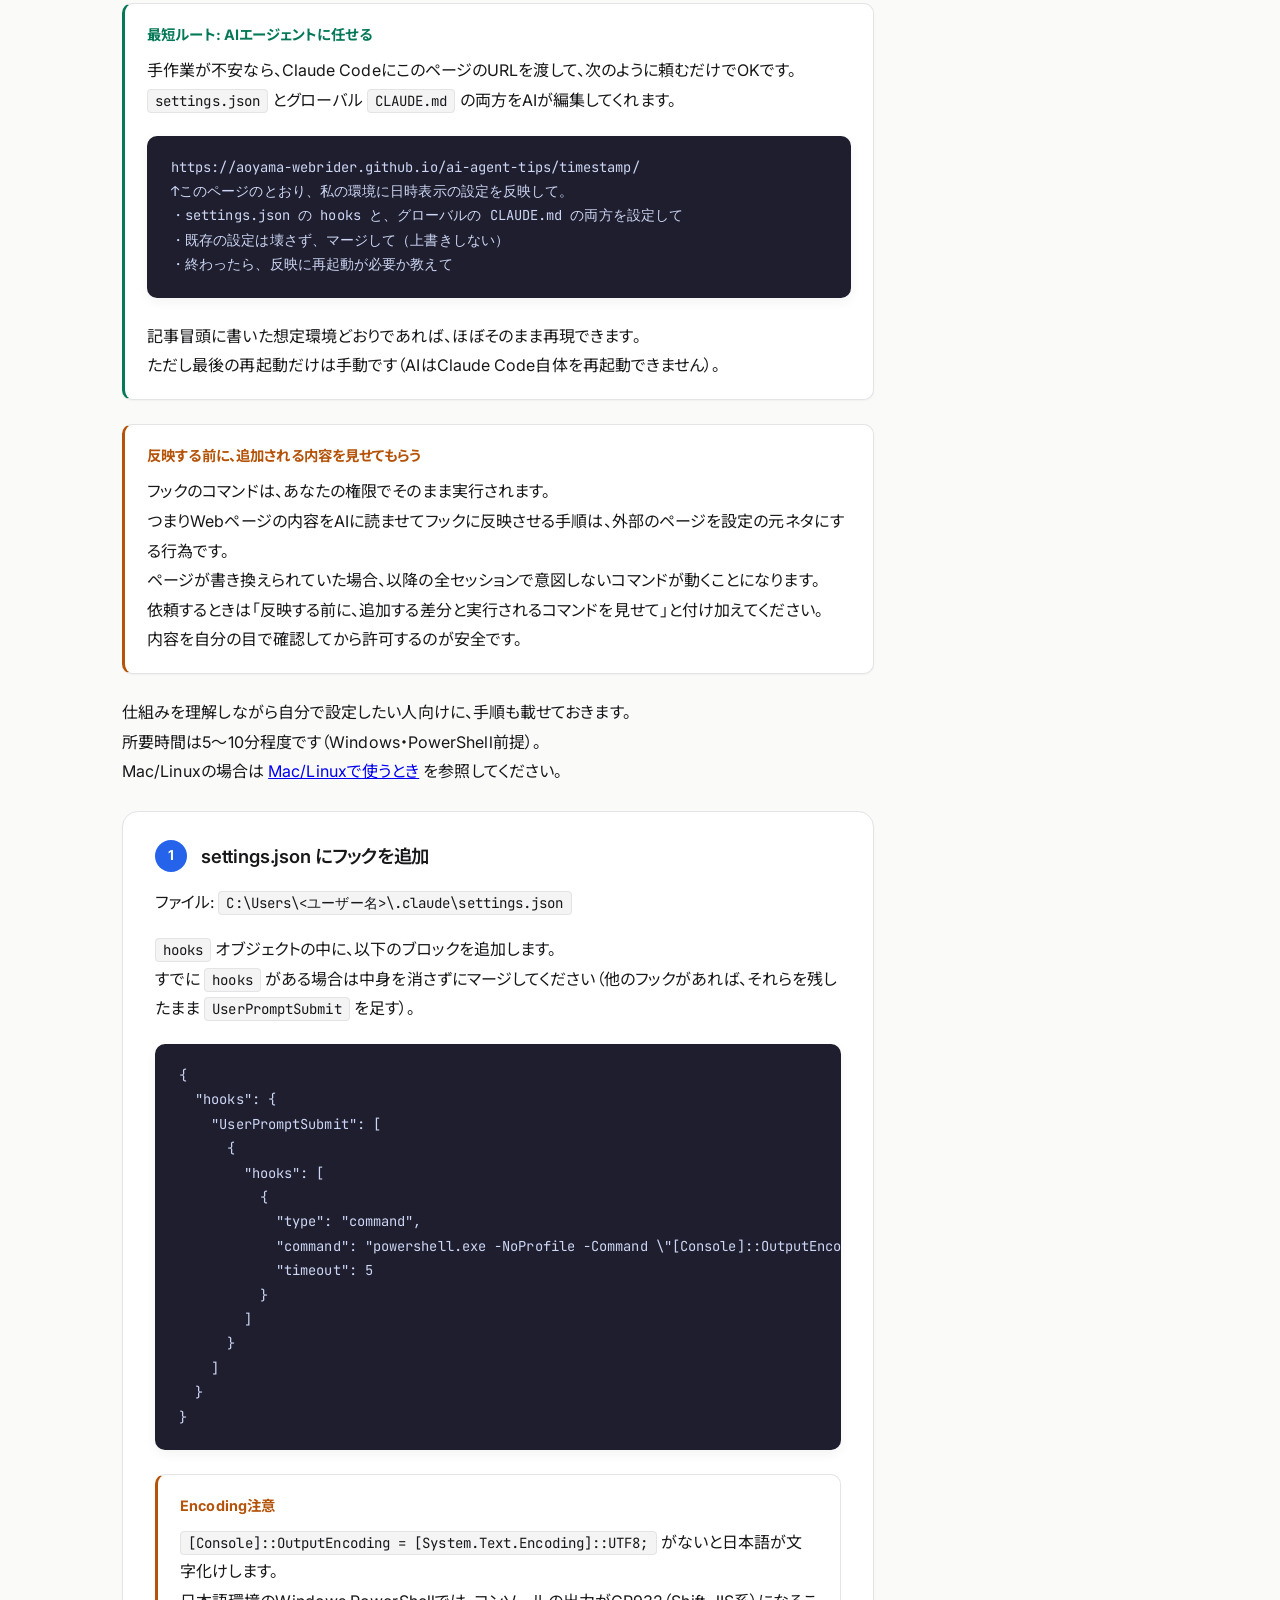
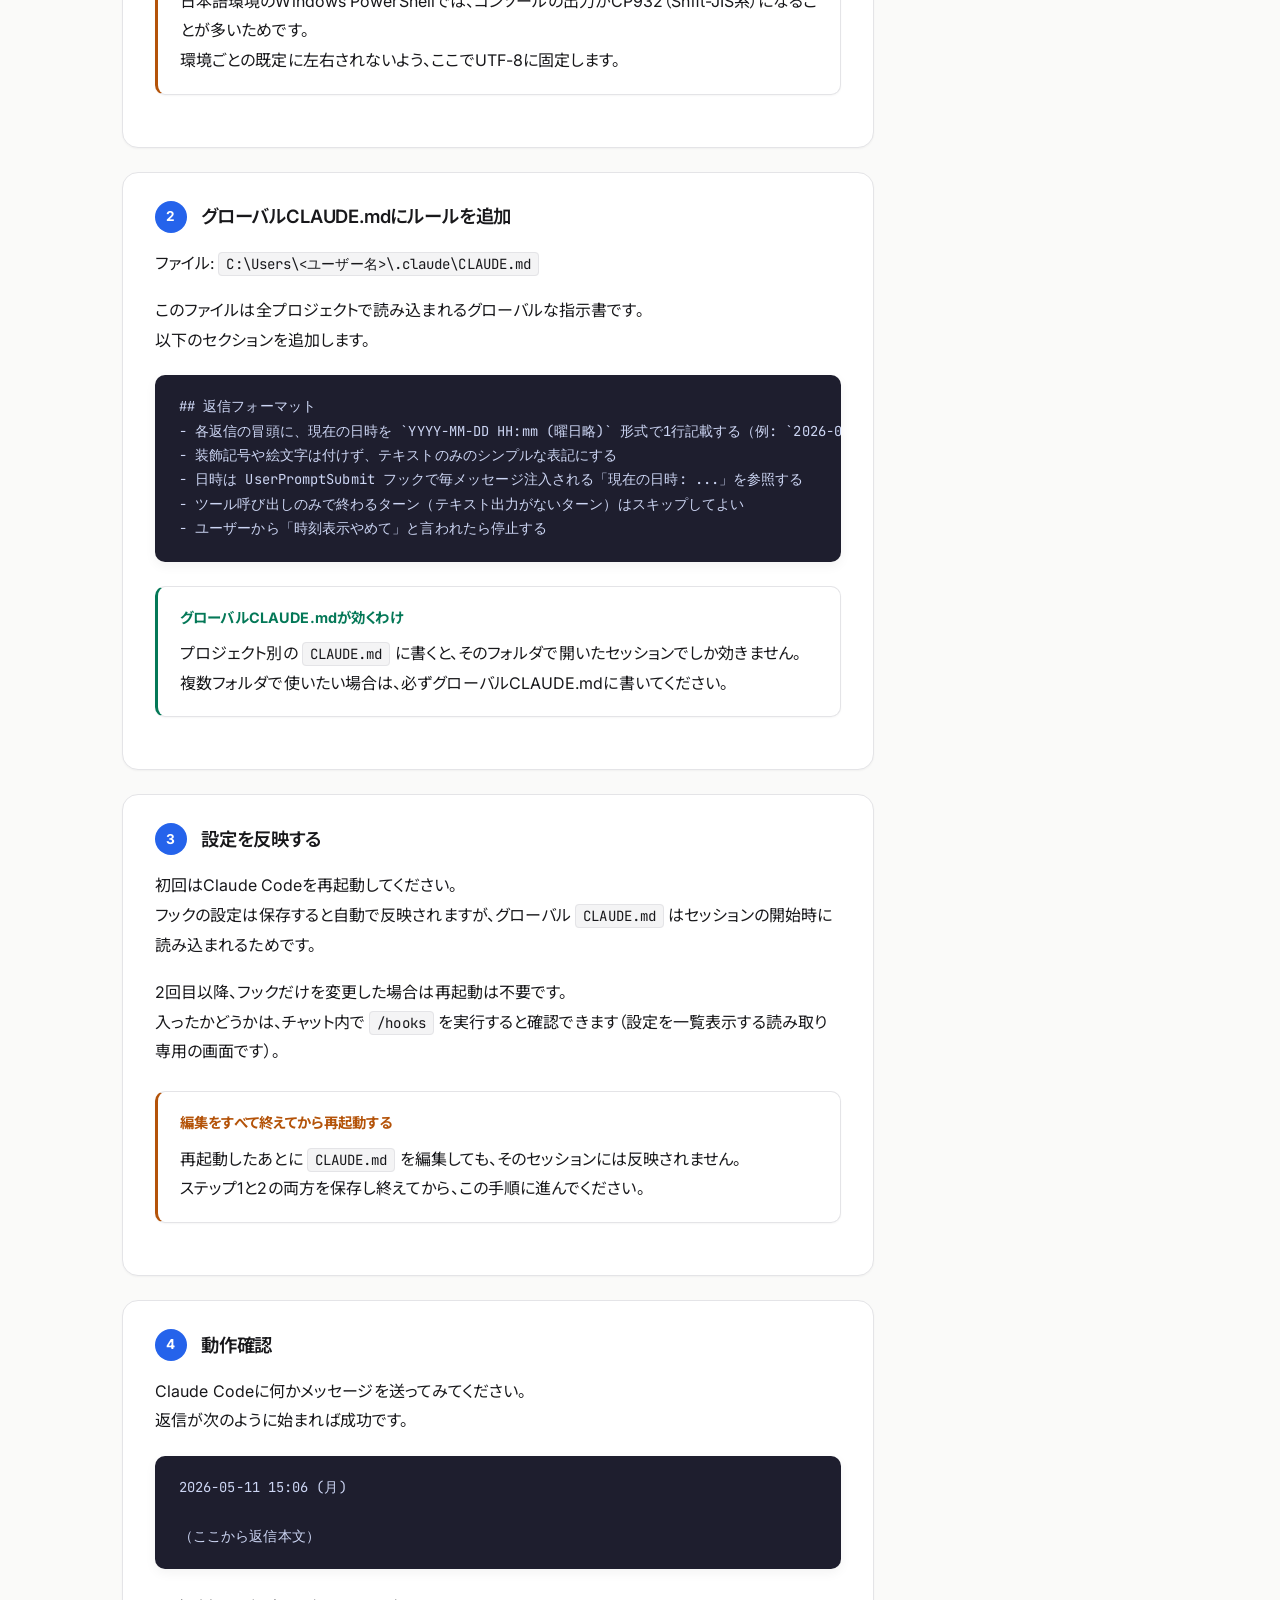
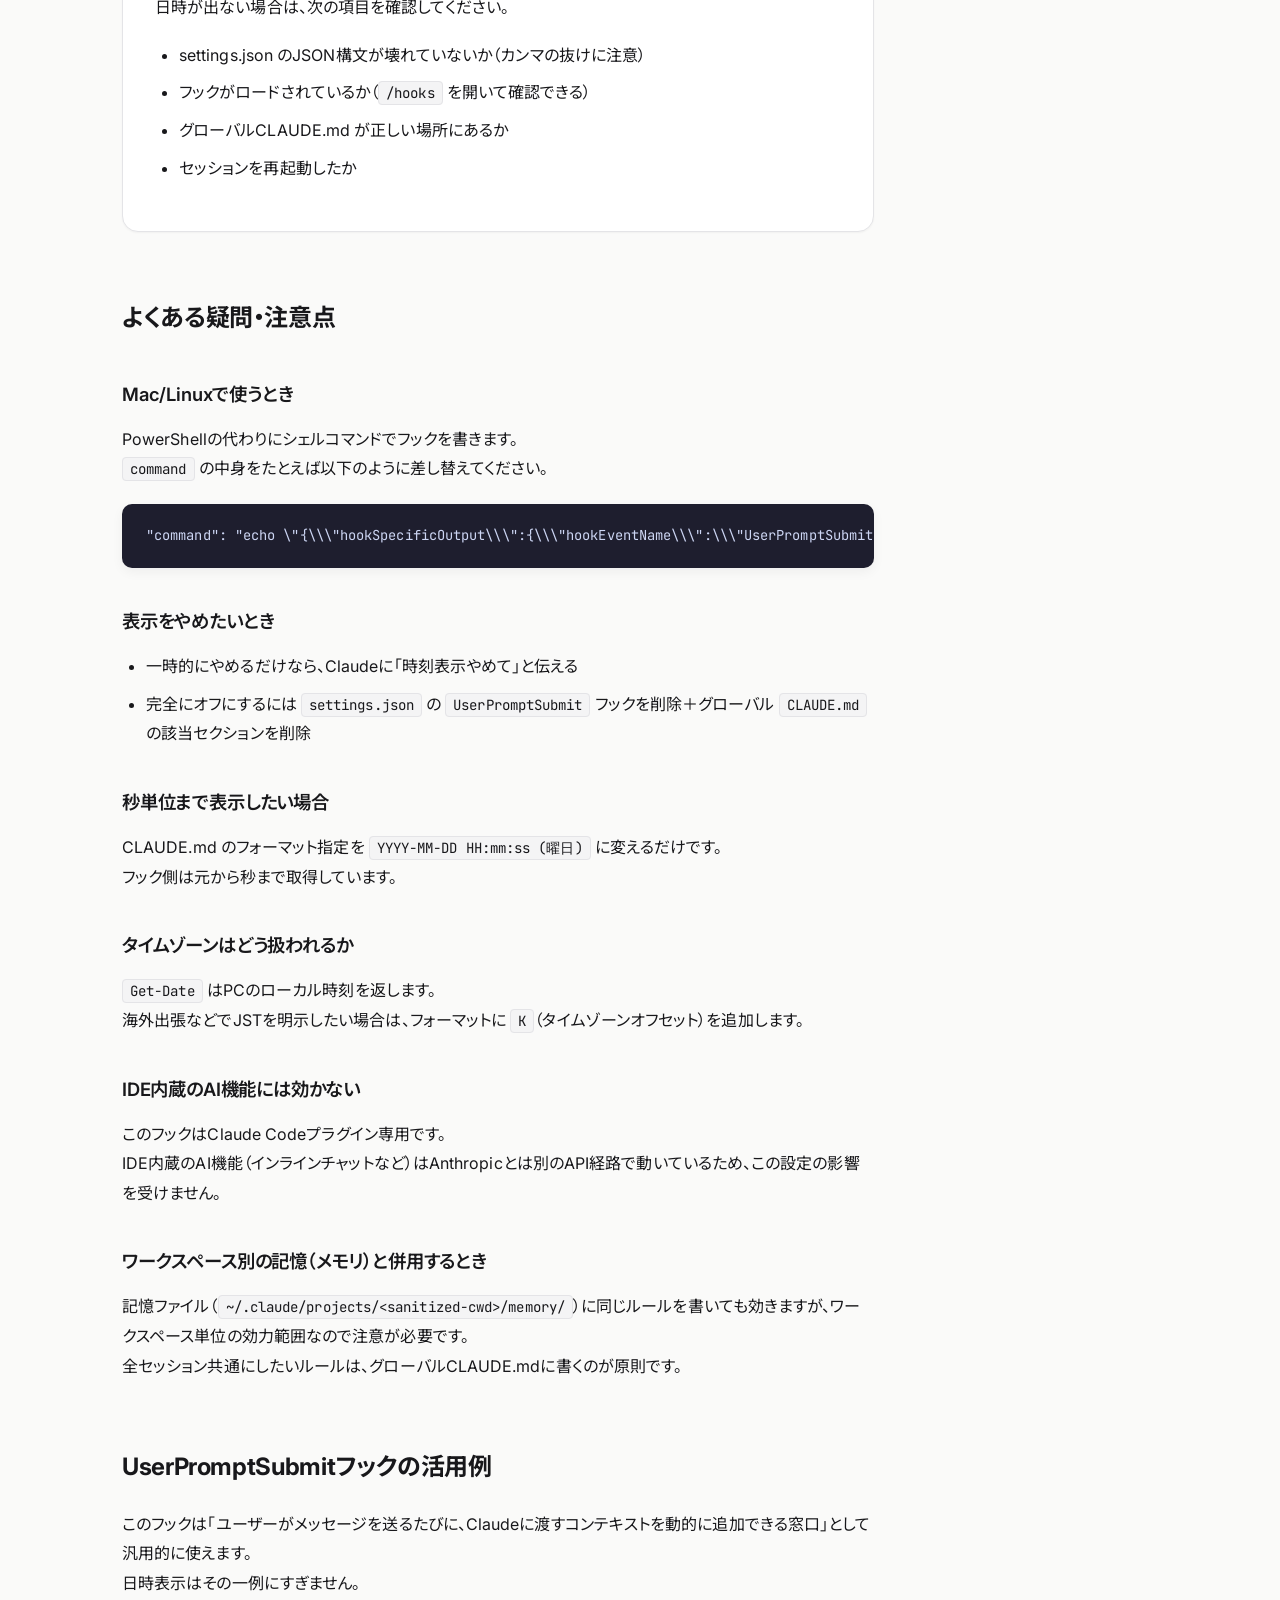
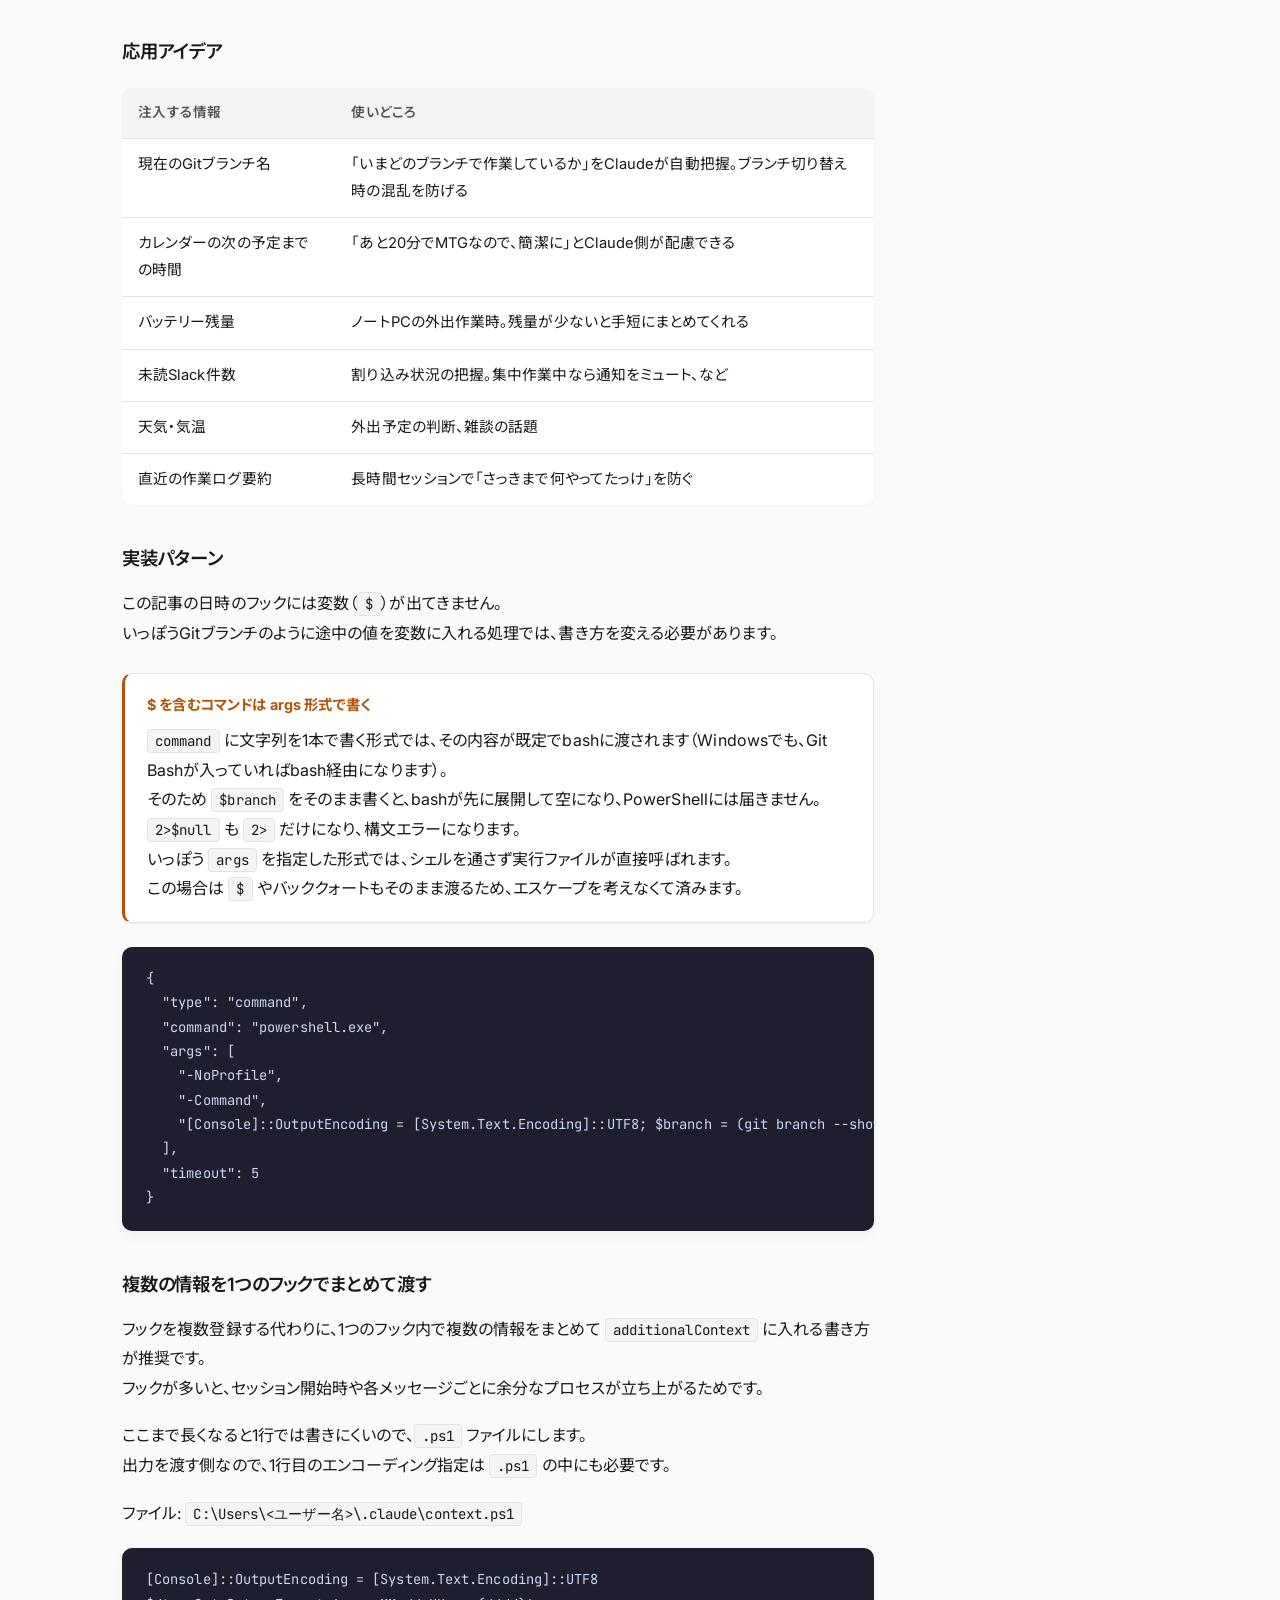
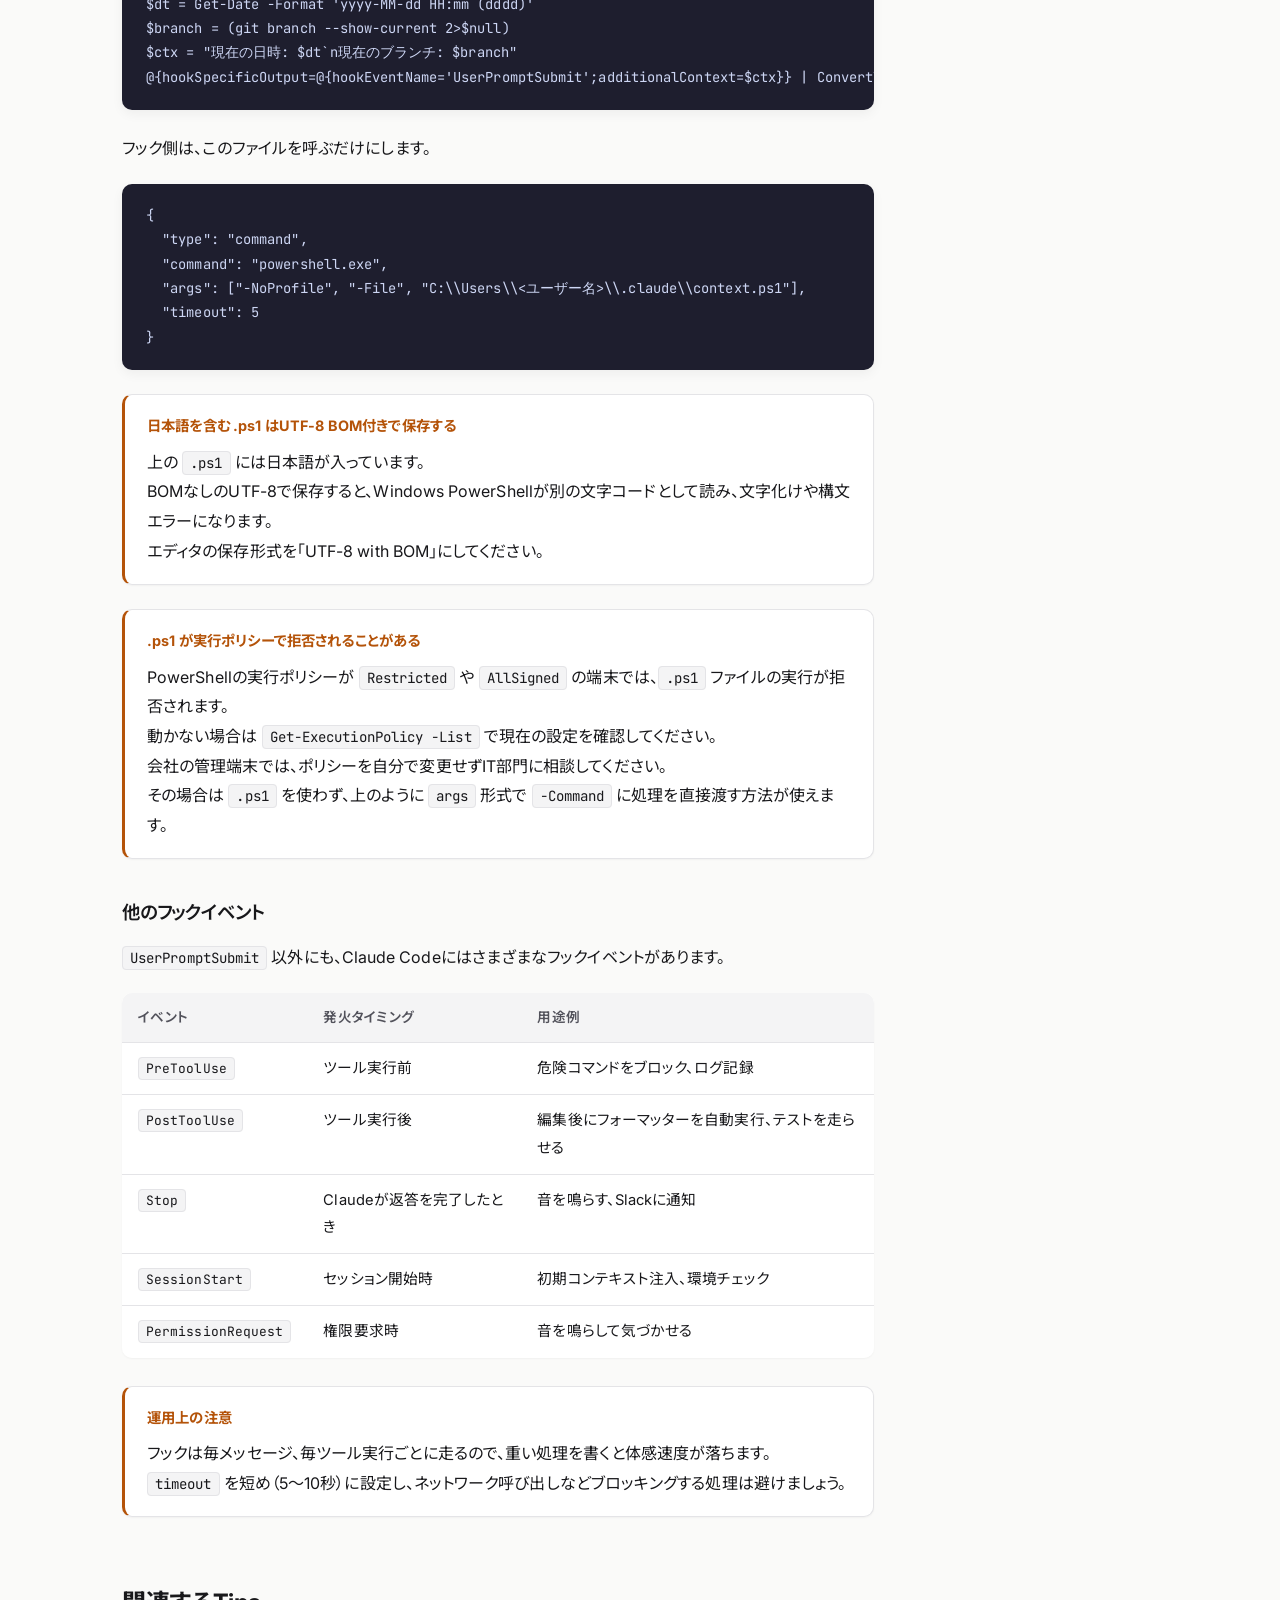
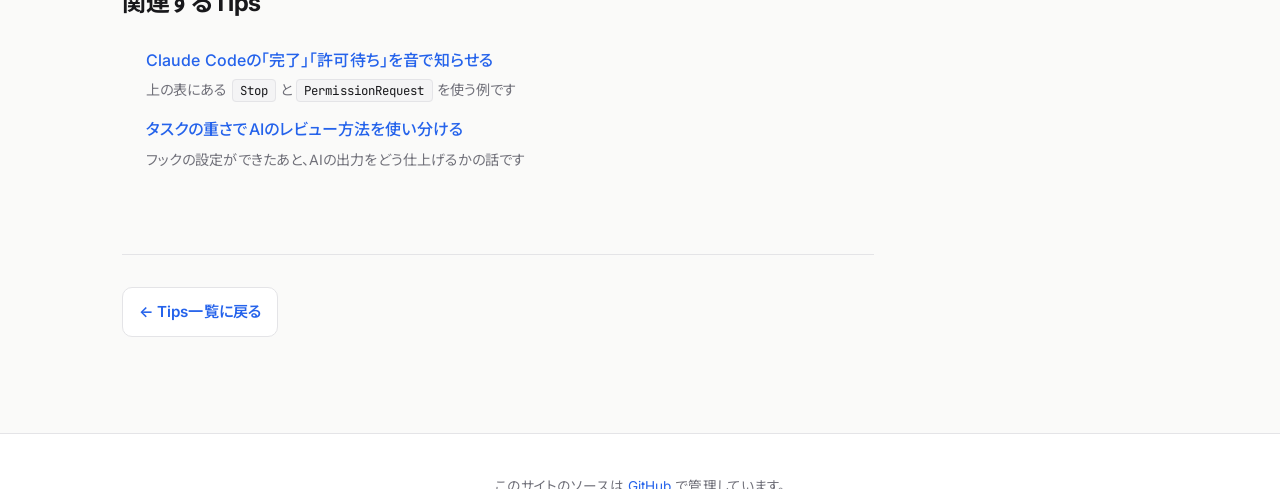
<file: timestamp/index.html>
<!DOCTYPE html>
<html lang="ja">
<head>
  <meta charset="UTF-8">
  <meta name="viewport" content="width=device-width, initial-scale=1.0">
  <title>IDE内のClaude Codeチャットに日時を表示する — AI Agent Tips</title>
  <meta name="description" content="標準では出ない各メッセージの送信時刻を、UserPromptSubmitフックとグローバルCLAUDE.mdで返信冒頭に表示させる設定方法">
  <meta name="robots" content="noindex, nofollow">
  <meta property="og:type" content="article">
  <meta property="og:title" content="IDE内のClaude Codeチャットに日時を表示する — AI Agent Tips">
  <meta property="og:description" content="標準では出ない各メッセージの送信時刻を、UserPromptSubmitフックとグローバルCLAUDE.mdで返信冒頭に表示させる設定方法">
  <meta property="og:url" content="https://aoyama-webrider.github.io/ai-agent-tips/timestamp/">

  <link rel="icon" type="image/png" href="../favicon.png">
  <link rel="apple-touch-icon" href="../favicon.png">

  <link rel="preconnect" href="https://fonts.googleapis.com">
  <link rel="preconnect" href="https://fonts.gstatic.com" crossorigin>
  <link href="https://fonts.googleapis.com/css2?family=Inter:wght@400;500;600;700&family=Noto+Sans+JP:wght@400;500;700&family=JetBrains+Mono:wght@400&display=swap" rel="stylesheet">

  <link rel="stylesheet" href="../assets/style.css">
</head>
<body>
  <header class="site-header">
    <div class="site-header-inner">
      <a href="../" class="logo">
        <span class="logo-mark"></span>
        AI Agent Tips
      </a>
      <nav class="site-nav">
        <a href="https://github.com/aoyama-webrider/ai-agent-tips" target="_blank" rel="noopener">GitHub</a>
      </nav>
    </div>
  </header>

  <div class="layout">
    <main class="article">
      <p class="breadcrumb">
        <a href="../">Tips一覧</a>
        <span class="breadcrumb-sep">/</span>
        <span>日時表示</span>
      </p>

      <header class="article-header">
        <div class="article-tags">
          <span class="article-tag">Claude Code</span>
          <span class="article-tag">Hook</span>
          <span class="article-tag">UserPromptSubmit</span>
          <span class="article-tag">IDE</span>
        </div>
        <h1 class="article-title">IDE内のClaude Codeチャットに日時を表示する</h1>
        <div class="article-meta">
          <span class="article-meta-item">想定環境: Windows ＋ Claude Code（IDE拡張のみ）＋ Claudeサブスク</span>
        </div>
      </header>

      <div class="article-content">
        <section id="problem">
          <h2>なぜ日時表示が必要なのか</h2>

          <p>IDE内のClaude Codeチャットでは、各メッセージの送信時刻が画面に出ません。<br>少し前のやり取りを遡るときに、それがいつの会話だったのか分からず、作業の経過や時系列が把握しづらくなります。</p>

          <p>Claude Code本体には <code>showMessageTimestamps</code> という設定がありますが、IDE拡張機能のチャットUIはこの設定を読みません（IDEがUIを独自に描画しているため）。<br>そのため、設定を <code>true</code> にしても効きません。</p>

          <p>そこで「Claudeに毎回時刻を伝えて、返信の冒頭に文字として書いてもらう」運用にします。<br>UI実装に依存せず、チャット履歴に時刻が確実に残ります。</p>
        </section>

        <section id="mechanism">
          <h2>仕組み（2層構造）</h2>

          <div class="diagram">[ユーザーがメッセージ送信]
        ↓
[Hook層] PowerShellでGet-Date実行
        ↓ JSON形式でClaudeのコンテキストに注入
[Claude] 現在時刻を認識
        ↓ グローバルCLAUDE.mdのルールに従う
[返信冒頭に「YYYY-MM-DD HH:mm (曜日)」を出力]
        ↓
[チャット履歴に文字として日時が残る]</div>

          <h3>層1: フック（時刻を毎メッセージ注入）</h3>
          <p>Claude Codeの <code>UserPromptSubmit</code> フックを使い、ユーザーがメッセージを送信するたびに、現在のシステム時刻をPowerShellで取得してClaudeのコンテキストに渡します。</p>

          <h3>層2: ルール（返信冒頭に出力させる）</h3>
          <p>グローバル <code>CLAUDE.md</code> に「返信冒頭に日時を書く」というルールを記述し、Claudeに守らせます。<br>これにより、どのワークスペースで開いたセッションでも同じ挙動になります。</p>
        </section>

        <section id="setup">
          <h2>セットアップ手順</h2>

          <div class="callout callout-tip">
            <p class="callout-title">最短ルート: AIエージェントに任せる</p>
            <p>手作業が不安なら、Claude CodeにこのページのURLを渡して、次のように頼むだけでOKです。<br><code>settings.json</code> とグローバル <code>CLAUDE.md</code> の両方をAIが編集してくれます。</p>
            <pre><code>https://aoyama-webrider.github.io/ai-agent-tips/timestamp/
↑このページのとおり、私の環境に日時表示の設定を反映して。
・settings.json の hooks と、グローバルの CLAUDE.md の両方を設定して
・既存の設定は壊さず、マージして（上書きしない）
・終わったら、反映に再起動が必要か教えて</code></pre>
            <p>記事冒頭に書いた想定環境どおりであれば、ほぼそのまま再現できます。<br>ただし最後の再起動だけは手動です（AIはClaude Code自体を再起動できません）。</p>
          </div>

          <div class="callout callout-warn">
            <p class="callout-title">反映する前に、追加される内容を見せてもらう</p>
            <p>フックのコマンドは、あなたの権限でそのまま実行されます。<br>つまりWebページの内容をAIに読ませてフックに反映させる手順は、外部のページを設定の元ネタにする行為です。<br>ページが書き換えられていた場合、以降の全セッションで意図しないコマンドが動くことになります。<br>依頼するときは「反映する前に、追加する差分と実行されるコマンドを見せて」と付け加えてください。<br>内容を自分の目で確認してから許可するのが安全です。</p>
          </div>

          <p>仕組みを理解しながら自分で設定したい人向けに、手順も載せておきます。<br>所要時間は5〜10分程度です（Windows・PowerShell前提）。<br>Mac/Linuxの場合は <a href="#mac-linux">Mac/Linuxで使うとき</a> を参照してください。</p>

          <div class="step">
            <div class="step-header">
              <span class="step-num">1</span>
              <h3 class="step-title">settings.json にフックを追加</h3>
            </div>

            <p>ファイル: <code>C:\Users\&lt;ユーザー名&gt;\.claude\settings.json</code></p>

            <p><code>hooks</code> オブジェクトの中に、以下のブロックを追加します。<br>すでに <code>hooks</code> がある場合は中身を消さずにマージしてください（他のフックがあれば、それらを残したまま <code>UserPromptSubmit</code> を足す）。</p>

            <pre><code>{
  "hooks": {
    "UserPromptSubmit": [
      {
        "hooks": [
          {
            "type": "command",
            "command": "powershell.exe -NoProfile -Command \"[Console]::OutputEncoding = [System.Text.Encoding]::UTF8; @{hookSpecificOutput=@{hookEventName='UserPromptSubmit';additionalContext=('現在の日時: ' + (Get-Date -Format 'yyyy-MM-dd HH:mm:ss (dddd)'))}} | ConvertTo-Json -Compress\"",
            "timeout": 5
          }
        ]
      }
    ]
  }
}</code></pre>

            <div class="callout callout-warn">
              <p class="callout-title">Encoding注意</p>
              <p><code>[Console]::OutputEncoding = [System.Text.Encoding]::UTF8;</code> がないと日本語が文字化けします。<br>日本語環境のWindows PowerShellでは、コンソールの出力がCP932（Shift-JIS系）になることが多いためです。<br>環境ごとの既定に左右されないよう、ここでUTF-8に固定します。</p>
            </div>
          </div>

          <div class="step">
            <div class="step-header">
              <span class="step-num">2</span>
              <h3 class="step-title">グローバルCLAUDE.mdにルールを追加</h3>
            </div>

            <p>ファイル: <code>C:\Users\&lt;ユーザー名&gt;\.claude\CLAUDE.md</code></p>

            <p>このファイルは全プロジェクトで読み込まれるグローバルな指示書です。<br>以下のセクションを追加します。</p>

            <pre><code>## 返信フォーマット
- 各返信の冒頭に、現在の日時を `YYYY-MM-DD HH:mm (曜日略)` 形式で1行記載する（例: `2026-05-11 15:06 (月)`）
- 装飾記号や絵文字は付けず、テキストのみのシンプルな表記にする
- 日時は UserPromptSubmit フックで毎メッセージ注入される「現在の日時: ...」を参照する
- ツール呼び出しのみで終わるターン（テキスト出力がないターン）はスキップしてよい
- ユーザーから「時刻表示やめて」と言われたら停止する</code></pre>

            <div class="callout callout-tip">
              <p class="callout-title">グローバルCLAUDE.mdが効くわけ</p>
              <p>プロジェクト別の <code>CLAUDE.md</code> に書くと、そのフォルダで開いたセッションでしか効きません。<br>複数フォルダで使いたい場合は、必ずグローバルCLAUDE.mdに書いてください。</p>
            </div>
          </div>

          <div class="step">
            <div class="step-header">
              <span class="step-num">3</span>
              <h3 class="step-title">設定を反映する</h3>
            </div>

            <p>初回はClaude Codeを再起動してください。<br>フックの設定は保存すると自動で反映されますが、グローバル <code>CLAUDE.md</code> はセッションの開始時に読み込まれるためです。</p>

            <p>2回目以降、フックだけを変更した場合は再起動は不要です。<br>入ったかどうかは、チャット内で <code>/hooks</code> を実行すると確認できます（設定を一覧表示する読み取り専用の画面です）。</p>

            <div class="callout callout-warn">
              <p class="callout-title">編集をすべて終えてから再起動する</p>
              <p>再起動したあとに <code>CLAUDE.md</code> を編集しても、そのセッションには反映されません。<br>ステップ1と2の両方を保存し終えてから、この手順に進んでください。</p>
            </div>
          </div>

          <div class="step">
            <div class="step-header">
              <span class="step-num">4</span>
              <h3 class="step-title">動作確認</h3>
            </div>

            <p>Claude Codeに何かメッセージを送ってみてください。<br>返信が次のように始まれば成功です。</p>

            <pre><code>2026-05-11 15:06 (月)

（ここから返信本文）</code></pre>

            <p>日時が出ない場合は、次の項目を確認してください。</p>
            <ul>
              <li>settings.json のJSON構文が壊れていないか（カンマの抜けに注意）</li>
              <li>フックがロードされているか（<code>/hooks</code> を開いて確認できる）</li>
              <li>グローバルCLAUDE.md が正しい場所にあるか</li>
              <li>セッションを再起動したか</li>
            </ul>
          </div>
        </section>

        <section id="faq">
          <h2>よくある疑問・注意点</h2>

          <h3 id="mac-linux">Mac/Linuxで使うとき</h3>
          <p>PowerShellの代わりにシェルコマンドでフックを書きます。<br><code>command</code> の中身をたとえば以下のように差し替えてください。</p>
          <pre><code>"command": "echo \"{\\\"hookSpecificOutput\\\":{\\\"hookEventName\\\":\\\"UserPromptSubmit\\\",\\\"additionalContext\\\":\\\"現在の日時: $(date '+%Y-%m-%d %H:%M:%S (%a)')\\\"}}\""</code></pre>

          <h3>表示をやめたいとき</h3>
          <ul>
            <li>一時的にやめるだけなら、Claudeに「時刻表示やめて」と伝える</li>
            <li>完全にオフにするには <code>settings.json</code> の <code>UserPromptSubmit</code> フックを削除＋グローバル <code>CLAUDE.md</code> の該当セクションを削除</li>
          </ul>

          <h3>秒単位まで表示したい場合</h3>
          <p>CLAUDE.md のフォーマット指定を <code>YYYY-MM-DD HH:mm:ss (曜日)</code> に変えるだけです。<br>フック側は元から秒まで取得しています。</p>

          <h3>タイムゾーンはどう扱われるか</h3>
          <p><code>Get-Date</code> はPCのローカル時刻を返します。<br>海外出張などでJSTを明示したい場合は、フォーマットに <code>K</code>（タイムゾーンオフセット）を追加します。</p>

          <h3>IDE内蔵のAI機能には効かない</h3>
          <p>このフックはClaude Codeプラグイン専用です。<br>IDE内蔵のAI機能（インラインチャットなど）はAnthropicとは別のAPI経路で動いているため、この設定の影響を受けません。</p>

          <h3>ワークスペース別の記憶（メモリ）と併用するとき</h3>
          <p>記憶ファイル（<code>~/.claude/projects/&lt;sanitized-cwd&gt;/memory/</code>）に同じルールを書いても効きますが、ワークスペース単位の効力範囲なので注意が必要です。<br>全セッション共通にしたいルールは、グローバルCLAUDE.mdに書くのが原則です。</p>
        </section>

        <section id="applications">
          <h2>UserPromptSubmitフックの活用例</h2>

          <p>このフックは「ユーザーがメッセージを送るたびに、Claudeに渡すコンテキストを動的に追加できる窓口」として汎用的に使えます。<br>日時表示はその一例にすぎません。</p>

          <h3>応用アイデア</h3>

          <div class="table-wrap">
            <table>
              <thead>
                <tr>
                  <th scope="col">注入する情報</th>
                  <th scope="col">使いどころ</th>
                </tr>
              </thead>
              <tbody>
                <tr>
                  <td>現在のGitブランチ名</td>
                  <td>「いまどのブランチで作業しているか」をClaudeが自動把握。ブランチ切り替え時の混乱を防げる</td>
                </tr>
                <tr>
                  <td>カレンダーの次の予定までの時間</td>
                  <td>「あと20分でMTGなので、簡潔に」とClaude側が配慮できる</td>
                </tr>
                <tr>
                  <td>バッテリー残量</td>
                  <td>ノートPCの外出作業時。残量が少ないと手短にまとめてくれる</td>
                </tr>
                <tr>
                  <td>未読Slack件数</td>
                  <td>割り込み状況の把握。集中作業中なら通知をミュート、など</td>
                </tr>
                <tr>
                  <td>天気・気温</td>
                  <td>外出予定の判断、雑談の話題</td>
                </tr>
                <tr>
                  <td>直近の作業ログ要約</td>
                  <td>長時間セッションで「さっきまで何やってたっけ」を防ぐ</td>
                </tr>
              </tbody>
            </table>
          </div>

          <h3>実装パターン</h3>

          <p>この記事の日時のフックには変数（<code>$</code>）が出てきません。<br>いっぽうGitブランチのように途中の値を変数に入れる処理では、書き方を変える必要があります。</p>

          <div class="callout callout-warn">
            <p class="callout-title">$ を含むコマンドは args 形式で書く</p>
            <p><code>command</code> に文字列を1本で書く形式では、その内容が既定でbashに渡されます（Windowsでも、Git Bashが入っていればbash経由になります）。<br>そのため <code>$branch</code> をそのまま書くと、bashが先に展開して空になり、PowerShellには届きません。<br><code>2&gt;$null</code> も <code>2&gt;</code> だけになり、構文エラーになります。<br>いっぽう <code>args</code> を指定した形式では、シェルを通さず実行ファイルが直接呼ばれます。<br>この場合は <code>$</code> やバッククォートもそのまま渡るため、エスケープを考えなくて済みます。</p>
          </div>

          <pre><code>{
  "type": "command",
  "command": "powershell.exe",
  "args": [
    "-NoProfile",
    "-Command",
    "[Console]::OutputEncoding = [System.Text.Encoding]::UTF8; $branch = (git branch --show-current 2&gt;$null); if (-not $branch) { $branch = 'no-git' }; @{hookSpecificOutput=@{hookEventName='UserPromptSubmit';additionalContext=('現在のブランチ: ' + $branch)}} | ConvertTo-Json -Compress"
  ],
  "timeout": 5
}</code></pre>

          <h3>複数の情報を1つのフックでまとめて渡す</h3>

          <p>フックを複数登録する代わりに、1つのフック内で複数の情報をまとめて <code>additionalContext</code> に入れる書き方が推奨です。<br>フックが多いと、セッション開始時や各メッセージごとに余分なプロセスが立ち上がるためです。</p>

          <p>ここまで長くなると1行では書きにくいので、<code>.ps1</code> ファイルにします。<br>出力を渡す側なので、1行目のエンコーディング指定は <code>.ps1</code> の中にも必要です。</p>

          <p>ファイル: <code>C:\Users\&lt;ユーザー名&gt;\.claude\context.ps1</code></p>

          <pre><code>[Console]::OutputEncoding = [System.Text.Encoding]::UTF8
$dt = Get-Date -Format 'yyyy-MM-dd HH:mm (dddd)'
$branch = (git branch --show-current 2&gt;$null)
$ctx = "現在の日時: $dt`n現在のブランチ: $branch"
@{hookSpecificOutput=@{hookEventName='UserPromptSubmit';additionalContext=$ctx}} | ConvertTo-Json -Compress</code></pre>

          <p>フック側は、このファイルを呼ぶだけにします。</p>

          <pre><code>{
  "type": "command",
  "command": "powershell.exe",
  "args": ["-NoProfile", "-File", "C:\\Users\\&lt;ユーザー名&gt;\\.claude\\context.ps1"],
  "timeout": 5
}</code></pre>

          <div class="callout callout-warn">
            <p class="callout-title">日本語を含む .ps1 はUTF-8 BOM付きで保存する</p>
            <p>上の <code>.ps1</code> には日本語が入っています。<br>BOMなしのUTF-8で保存すると、Windows PowerShellが別の文字コードとして読み、文字化けや構文エラーになります。<br>エディタの保存形式を「UTF-8 with BOM」にしてください。</p>
          </div>

          <div class="callout callout-warn">
            <p class="callout-title">.ps1 が実行ポリシーで拒否されることがある</p>
            <p>PowerShellの実行ポリシーが <code>Restricted</code> や <code>AllSigned</code> の端末では、<code>.ps1</code> ファイルの実行が拒否されます。<br>動かない場合は <code>Get-ExecutionPolicy -List</code> で現在の設定を確認してください。<br>会社の管理端末では、ポリシーを自分で変更せずIT部門に相談してください。<br>その場合は <code>.ps1</code> を使わず、上のように <code>args</code> 形式で <code>-Command</code> に処理を直接渡す方法が使えます。</p>
          </div>

          <h3>他のフックイベント</h3>

          <p><code>UserPromptSubmit</code> 以外にも、Claude Codeにはさまざまなフックイベントがあります。</p>

          <div class="table-wrap">
            <table>
              <thead>
                <tr>
                  <th scope="col">イベント</th>
                  <th scope="col">発火タイミング</th>
                  <th scope="col">用途例</th>
                </tr>
              </thead>
              <tbody>
                <tr>
                  <td><code>PreToolUse</code></td>
                  <td>ツール実行前</td>
                  <td>危険コマンドをブロック、ログ記録</td>
                </tr>
                <tr>
                  <td><code>PostToolUse</code></td>
                  <td>ツール実行後</td>
                  <td>編集後にフォーマッターを自動実行、テストを走らせる</td>
                </tr>
                <tr>
                  <td><code>Stop</code></td>
                  <td>Claudeが返答を完了したとき</td>
                  <td>音を鳴らす、Slackに通知</td>
                </tr>
                <tr>
                  <td><code>SessionStart</code></td>
                  <td>セッション開始時</td>
                  <td>初期コンテキスト注入、環境チェック</td>
                </tr>
                <tr>
                  <td><code>PermissionRequest</code></td>
                  <td>権限要求時</td>
                  <td>音を鳴らして気づかせる</td>
                </tr>
              </tbody>
            </table>
          </div>

          <div class="callout callout-warn">
            <p class="callout-title">運用上の注意</p>
            <p>フックは毎メッセージ、毎ツール実行ごとに走るので、重い処理を書くと体感速度が落ちます。<br><code>timeout</code> を短め（5〜10秒）に設定し、ネットワーク呼び出しなどブロッキングする処理は避けましょう。</p>
          </div>
        </section>

        <section id="related">
          <h2>関連するTips</h2>

          <ul class="link-list">
            <li><a href="../sound/">Claude Codeの「完了」「許可待ち」を音で知らせる</a><br><span>上の表にある <code>Stop</code> と <code>PermissionRequest</code> を使う例です</span></li>
            <li><a href="../review-strategy/">タスクの重さでAIのレビュー方法を使い分ける</a><br><span>フックの設定ができたあと、AIの出力をどう仕上げるかの話です</span></li>
          </ul>
        </section>
      </div>

      <footer class="article-footer">
        <a href="../" class="back-link">← Tips一覧に戻る</a>
      </footer>
    </main>

    <nav class="toc-sidebar" aria-label="この記事の内容">
      <p class="toc-title">この記事の内容</p>
      <ul class="toc-list">
        <li><a href="#problem">なぜ日時表示が必要なのか</a></li>
        <li><a href="#mechanism">仕組み（2層構造）</a></li>
        <li><a href="#setup">セットアップ手順</a></li>
        <li><a href="#faq">よくある疑問・注意点</a></li>
        <li><a href="#applications">UserPromptSubmitフックの活用例</a></li>
        <li><a href="#related">関連するTips</a></li>
      </ul>
    </nav>
  </div>

  <footer class="site-footer">
    <p>このサイトのソースは <a href="https://github.com/aoyama-webrider/ai-agent-tips" target="_blank" rel="noopener">GitHub</a> で管理しています。</p>
  </footer>
</body>
</html>
</file>
<file: assets/style.css>
/* AI Agent Tips 共通スタイル
   6ファイルにCSSをコピーしていた運用をやめ、ここ1箇所で管理する。
   ページ固有のルール（トップのカード、review-strategyのプロンプト枠）は各HTMLのstyleに残す。 */

    :root {
      --text-primary: #18181b;
      --text-secondary: #52525b;
      --text-tertiary: #71717a;
      --bg-base: #fafaf9;
      --bg-elevated: #ffffff;
      --bg-soft: #f4f4f5;
      --bg-code: #1e1e2e;
      --code-text: #cdd6f4;
      --border-subtle: #e4e4e7;
      --border-medium: #d4d4d8;
      --accent: #2563eb;
      --accent-soft: #dbeafe;
      --accent-hover: #1d4ed8;
      --warn: #b45309;
      --tip: #047857;
      --radius-sm: 6px;
      --radius-md: 10px;
      --radius-lg: 16px;
      --shadow-sm: 0 1px 2px rgba(24, 24, 27, 0.04);
      --shadow-md: 0 4px 12px rgba(24, 24, 27, 0.05);
    }

    * { box-sizing: border-box; margin: 0; padding: 0; }

    html { font-size: 16px; scroll-behavior: smooth; }

    body {
      font-family: "Inter", "Noto Sans JP", -apple-system, "Hiragino Sans", "Yu Gothic Medium", "Yu Gothic", sans-serif;
      color: var(--text-primary);
      background: var(--bg-base);
      line-height: 1.85;
      letter-spacing: 0.005em;
      -webkit-font-smoothing: antialiased;
      -moz-osx-font-smoothing: grayscale;
      font-feature-settings: "palt" 1;
    }

    .site-header {
      border-bottom: 1px solid var(--border-subtle);
      padding: 18px 0;
      position: sticky;
      top: 0;
      z-index: 100;
      background: rgba(255, 255, 255, 0.85);
      backdrop-filter: blur(10px);
    }

    .site-header-inner {
      max-width: 1100px;
      margin: 0 auto;
      padding: 0 32px;
      display: flex;
      align-items: center;
      justify-content: space-between;
    }

    .logo {
      font-weight: 700;
      font-size: 1.05rem;
      letter-spacing: -0.01em;
      color: var(--text-primary);
      text-decoration: none;
      display: flex;
      align-items: center;
      gap: 8px;
    }

    .logo-mark {
      display: inline-block;
      width: 22px;
      height: 22px;
      background: var(--accent);
      border-radius: 6px;
      position: relative;
    }

    .logo-mark::after {
      content: "";
      position: absolute;
      inset: 5px;
      background: white;
      border-radius: 2px;
    }

    .site-nav a {
      color: var(--text-secondary);
      text-decoration: none;
      font-size: 0.9rem;
      font-weight: 500;
      margin-left: 24px;
      transition: color 0.15s ease;
    }

    .site-nav a:hover {
      color: var(--text-primary);
    }

    .layout {
      max-width: 1100px;
      margin: 0 auto;
      padding: 56px 32px 96px;
      display: grid;
      grid-template-columns: 1fr 220px;
      gap: 64px;
      align-items: start;
    }

    .article {
      min-width: 0;
    }

    .breadcrumb {
      font-size: 0.85rem;
      color: var(--text-tertiary);
      margin-bottom: 24px;
    }

    .breadcrumb a {
      color: var(--text-tertiary);
      text-decoration: none;
      transition: color 0.15s ease;
    }

    .breadcrumb a:hover {
      color: var(--accent);
    }

    .breadcrumb-sep {
      margin: 0 8px;
      color: var(--border-medium);
    }

    .article-header {
      margin-bottom: 48px;
      padding-bottom: 32px;
      border-bottom: 1px solid var(--border-subtle);
    }

    .article-tags {
      display: flex;
      gap: 6px;
      flex-wrap: wrap;
      margin-bottom: 20px;
    }

    .article-tag {
      font-size: 0.72rem;
      font-weight: 600;
      letter-spacing: 0.04em;
      background: var(--accent-soft);
      color: var(--accent-hover);
      padding: 3px 10px;
      border-radius: 4px;
    }

    .article-title {
      font-size: clamp(1.75rem, 4vw, 2.5rem);
      font-weight: 700;
      letter-spacing: -0.02em;
      line-height: 1.25;
      color: var(--text-primary);
      margin-bottom: 20px;
    }

    .article-meta {
      display: flex;
      gap: 24px;
      flex-wrap: wrap;
      font-size: 0.88rem;
      color: var(--text-tertiary);
    }

    .article-meta-item {
      display: flex;
      align-items: center;
      gap: 6px;
    }

    .article-content h2 {
      font-size: 1.5rem;
      font-weight: 700;
      letter-spacing: -0.015em;
      margin: 56px 0 20px;
      padding-top: 8px;
      color: var(--text-primary);
    }

    /* 目次から飛んだとき、見出しが固定ヘッダーの裏に隠れないようにする（idはsection側に付いている） */
    .article-content section {
      scroll-margin-top: 80px;
    }

    .article-content h3 {
      font-size: 1.15rem;
      font-weight: 600;
      margin: 36px 0 14px;
      letter-spacing: -0.01em;
      color: var(--text-primary);
      scroll-margin-top: 80px;
    }

    .article-content p {
      margin-bottom: 18px;
      color: var(--text-primary);
    }

    .article-content ul, .article-content ol {
      margin: 0 0 20px;
      padding-left: 1.5em;
    }

    .article-content li {
      margin-bottom: 8px;
      color: var(--text-primary);
    }

    .article-content code {
      font-family: "JetBrains Mono", "SFMono-Regular", Consolas, monospace;
      font-size: 0.88em;
      background: var(--bg-soft);
      color: var(--text-primary);
      padding: 2px 7px;
      border-radius: 4px;
      border: 1px solid var(--border-subtle);
      /* 区切りのない長いトークンでページが横に伸びるのを防ぐ */
      overflow-wrap: anywhere;
    }

    .article-content pre {
      background: var(--bg-code);
      color: var(--code-text);
      border-radius: var(--radius-md);
      padding: 20px 24px;
      overflow-x: auto;
      margin: 20px 0 24px;
      font-size: 0.86rem;
      line-height: 1.7;
      box-shadow: var(--shadow-md);
      position: relative;
    }

    .article-content pre code {
      background: none;
      color: inherit;
      padding: 0;
      font-size: inherit;
      border: none;
      font-family: "JetBrains Mono", "SFMono-Regular", Consolas, monospace;
    }

    /* 各手順の「どこで実行するか」を示す一行 */
    .article-content .where {
      font-size: 0.82rem;
      color: var(--text-tertiary);
      margin-bottom: 14px;
    }

    .where-label {
      color: var(--text-secondary);
      font-weight: 600;
    }

    .callout {
      background: var(--bg-elevated);
      border: 1px solid var(--border-subtle);
      border-left: 3px solid var(--accent);
      border-radius: var(--radius-md);
      padding: 18px 22px;
      margin: 24px 0;
      box-shadow: var(--shadow-sm);
    }

    /* 種類の違いは左ボーダーと見出しの色だけで示す（背景に色やグラデーションは敷かない） */
    .callout-warn {
      border-left-color: var(--warn);
    }

    .callout-tip {
      border-left-color: var(--tip);
    }

    /* コマンド名やChatGPTなどの表記が崩れるため大文字変換はしない */
    .article-content .callout-title {
      font-weight: 700;
      font-size: 0.9rem;
      letter-spacing: 0.01em;
      margin: 0 0 8px;
      color: var(--accent);
      display: flex;
      align-items: center;
      gap: 6px;
    }

    .callout-warn .callout-title { color: var(--warn); }
    .callout-tip .callout-title { color: var(--tip); }

    .callout p:last-child { margin-bottom: 0; }

    .step {
      background: var(--bg-elevated);
      border: 1px solid var(--border-subtle);
      border-radius: var(--radius-lg);
      padding: 28px 32px;
      margin: 24px 0;
      box-shadow: var(--shadow-sm);
    }

    .step-header {
      display: flex;
      align-items: center;
      gap: 14px;
      margin-bottom: 16px;
    }

    .step-num {
      display: inline-flex;
      align-items: center;
      justify-content: center;
      width: 32px;
      height: 32px;
      background: var(--accent);
      color: white;
      border-radius: 50%;
      font-size: 0.85rem;
      font-weight: 700;
      line-height: 1;
      flex-shrink: 0;
    }

    /* .article-content h3 の margin（上36px/下14px）に負けて番号とズレるため、詳細度を上げて打ち消す */
    .article-content .step-title {
      font-size: 1.15rem;
      font-weight: 600;
      letter-spacing: -0.01em;
      line-height: 1.2;
      margin: 0;
    }

    .diagram {
      background: var(--bg-elevated);
      border: 1px solid var(--border-subtle);
      border-radius: var(--radius-md);
      padding: 24px 28px;
      font-family: "JetBrains Mono", monospace;
      font-size: 0.82rem;
      line-height: 1.7;
      white-space: pre;
      overflow-x: auto;
      margin: 24px 0;
      color: var(--text-secondary);
      box-shadow: var(--shadow-sm);
    }

    /* 画面が狭いときは表だけを横スクロールさせ、ページ全体は横に伸ばさない */
    .table-wrap {
      overflow-x: auto;
      margin: 20px 0 28px;
      border-radius: var(--radius-md);
      box-shadow: var(--shadow-sm);
    }

    table {
      width: 100%;
      border-collapse: collapse;
      margin: 20px 0 28px;
      font-size: 0.92rem;
      background: var(--bg-elevated);
      border-radius: var(--radius-md);
      overflow: hidden;
      box-shadow: var(--shadow-sm);
    }

    .table-wrap table {
      margin: 0;
      box-shadow: none;
      border-radius: 0;
      /* これ以下には縮めず、狭い画面では横スクロールに切り替える（説明列が潰れるのを防ぐ） */
      min-width: 480px;
    }

    th, td {
      padding: 12px 16px;
      text-align: left;
      border-bottom: 1px solid var(--border-subtle);
      vertical-align: top;
    }

    th {
      background: var(--bg-soft);
      font-weight: 600;
      font-size: 0.85rem;
      color: var(--text-secondary);
      letter-spacing: 0.02em;
    }

    /* コマンド名は途中で折り返さない（表側を横スクロールさせる） */
    td code {
      white-space: nowrap;
    }

    tr:last-child td {
      border-bottom: none;
    }

    .link-list {
      list-style: none;
      padding: 0;
      margin: 0;
    }

    .link-list li {
      margin-bottom: 10px;
    }

    .link-list a {
      color: var(--accent);
      text-decoration: none;
      font-weight: 500;
    }

    .link-list a:hover {
      text-decoration: underline;
    }

    .link-list span {
      color: var(--text-tertiary);
      font-size: 0.88rem;
    }

    .toc-sidebar {
      position: sticky;
      top: 100px;
      align-self: start;
    }

    .toc-title {
      font-size: 0.75rem;
      font-weight: 700;
      letter-spacing: 0.1em;
      color: var(--text-tertiary);
      margin-bottom: 14px;
    }

    .toc-list {
      list-style: none;
      padding: 0;
      margin: 0;
    }

    .toc-list li {
      margin-bottom: 4px;
    }

    .toc-list a {
      display: block;
      color: var(--text-secondary);
      text-decoration: none;
      font-size: 0.875rem;
      padding: 6px 0 6px 12px;
      border-left: 2px solid var(--border-subtle);
      transition: all 0.15s ease;
      line-height: 1.5;
    }

    .toc-list a:hover {
      color: var(--accent);
      border-left-color: var(--accent);
    }

    .article-footer {
      margin-top: 80px;
      padding-top: 32px;
      border-top: 1px solid var(--border-subtle);
    }

    .back-link {
      display: inline-flex;
      align-items: center;
      gap: 6px;
      color: var(--accent);
      text-decoration: none;
      font-weight: 600;
      font-size: 0.95rem;
      padding: 10px 16px;
      border: 1px solid var(--border-subtle);
      border-radius: var(--radius-md);
      background: var(--bg-elevated);
      transition: all 0.15s ease;
    }

    .back-link:hover {
      background: var(--accent-soft);
      border-color: var(--accent);
    }

    .site-footer {
      border-top: 1px solid var(--border-subtle);
      padding: 40px 32px;
      text-align: center;
      color: var(--text-tertiary);
      font-size: 0.85rem;
      background: var(--bg-elevated);
    }

    .site-footer a {
      color: var(--accent);
      text-decoration: none;
    }

    .site-footer a:hover {
      text-decoration: underline;
    }

    @media (max-width: 960px) {
      .layout {
        grid-template-columns: 1fr;
        gap: 0;
        padding: 40px 24px 64px;
      }
      .toc-sidebar {
        position: static;
        order: -1;
        padding: 18px 20px;
        background: var(--bg-elevated);
        border: 1px solid var(--border-subtle);
        border-radius: var(--radius-md);
        margin-bottom: 32px;
      }
      .toc-list a {
        font-size: 0.85rem;
      }
    }

    @media (max-width: 640px) {
      .site-header-inner { padding: 0 20px; }
      .site-nav a { margin-left: 16px; font-size: 0.85rem; }
      .step { padding: 20px 22px; }
      .article-content pre { padding: 16px 18px; font-size: 0.8rem; }
      .article-content h2 { font-size: 1.3rem; margin-top: 40px; }
      .article-content h3 { font-size: 1.05rem; }
      .article-content .step-title { font-size: 1.05rem; }
    }

    /* キーボード操作時に、どこにいるかが分かるようにする */
    a:focus-visible {
      outline: 2px solid var(--accent);
      outline-offset: 2px;
      border-radius: 2px;
    }

    /* OS側でアニメーションを控える設定にしている人には動きを出さない */
    @media (prefers-reduced-motion: reduce) {
      html { scroll-behavior: auto; }
      *, *::before, *::after {
        transition-duration: 0.01ms !important;
        animation-duration: 0.01ms !important;
      }
    }
</file>
